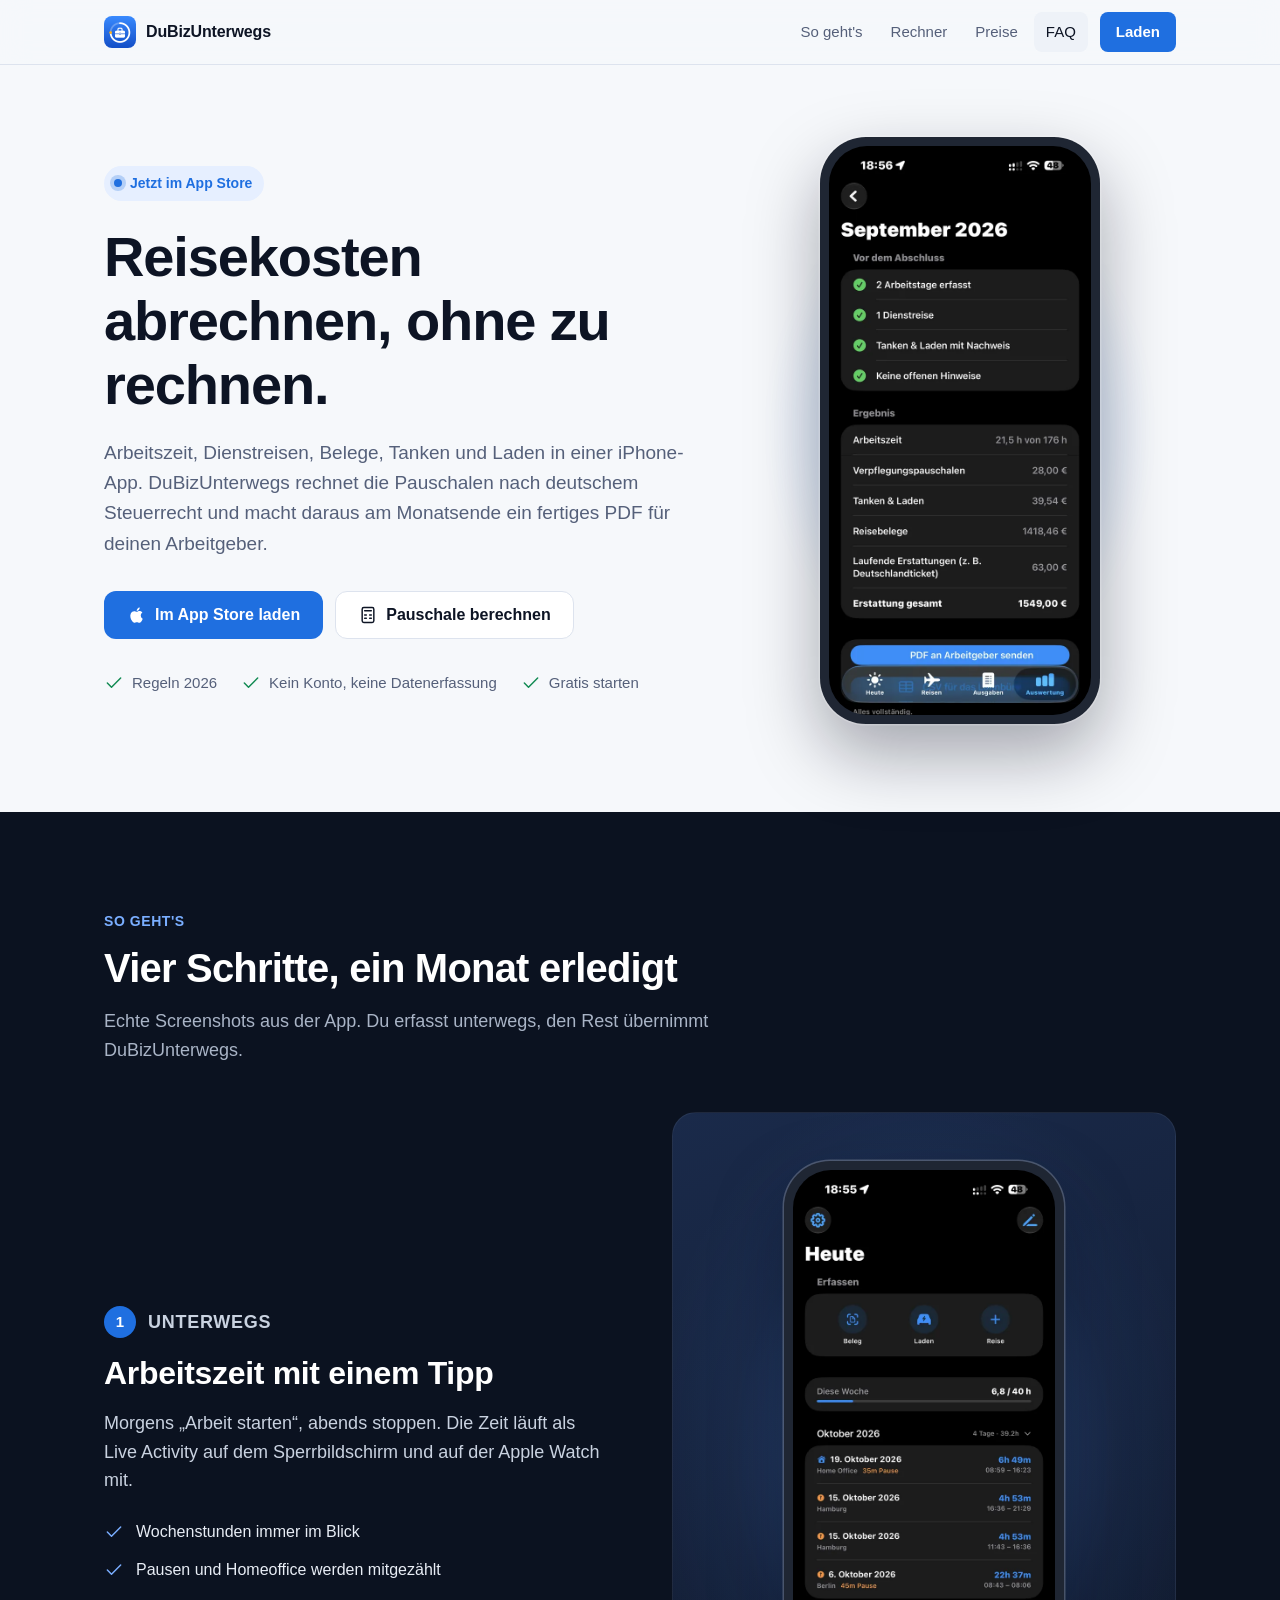
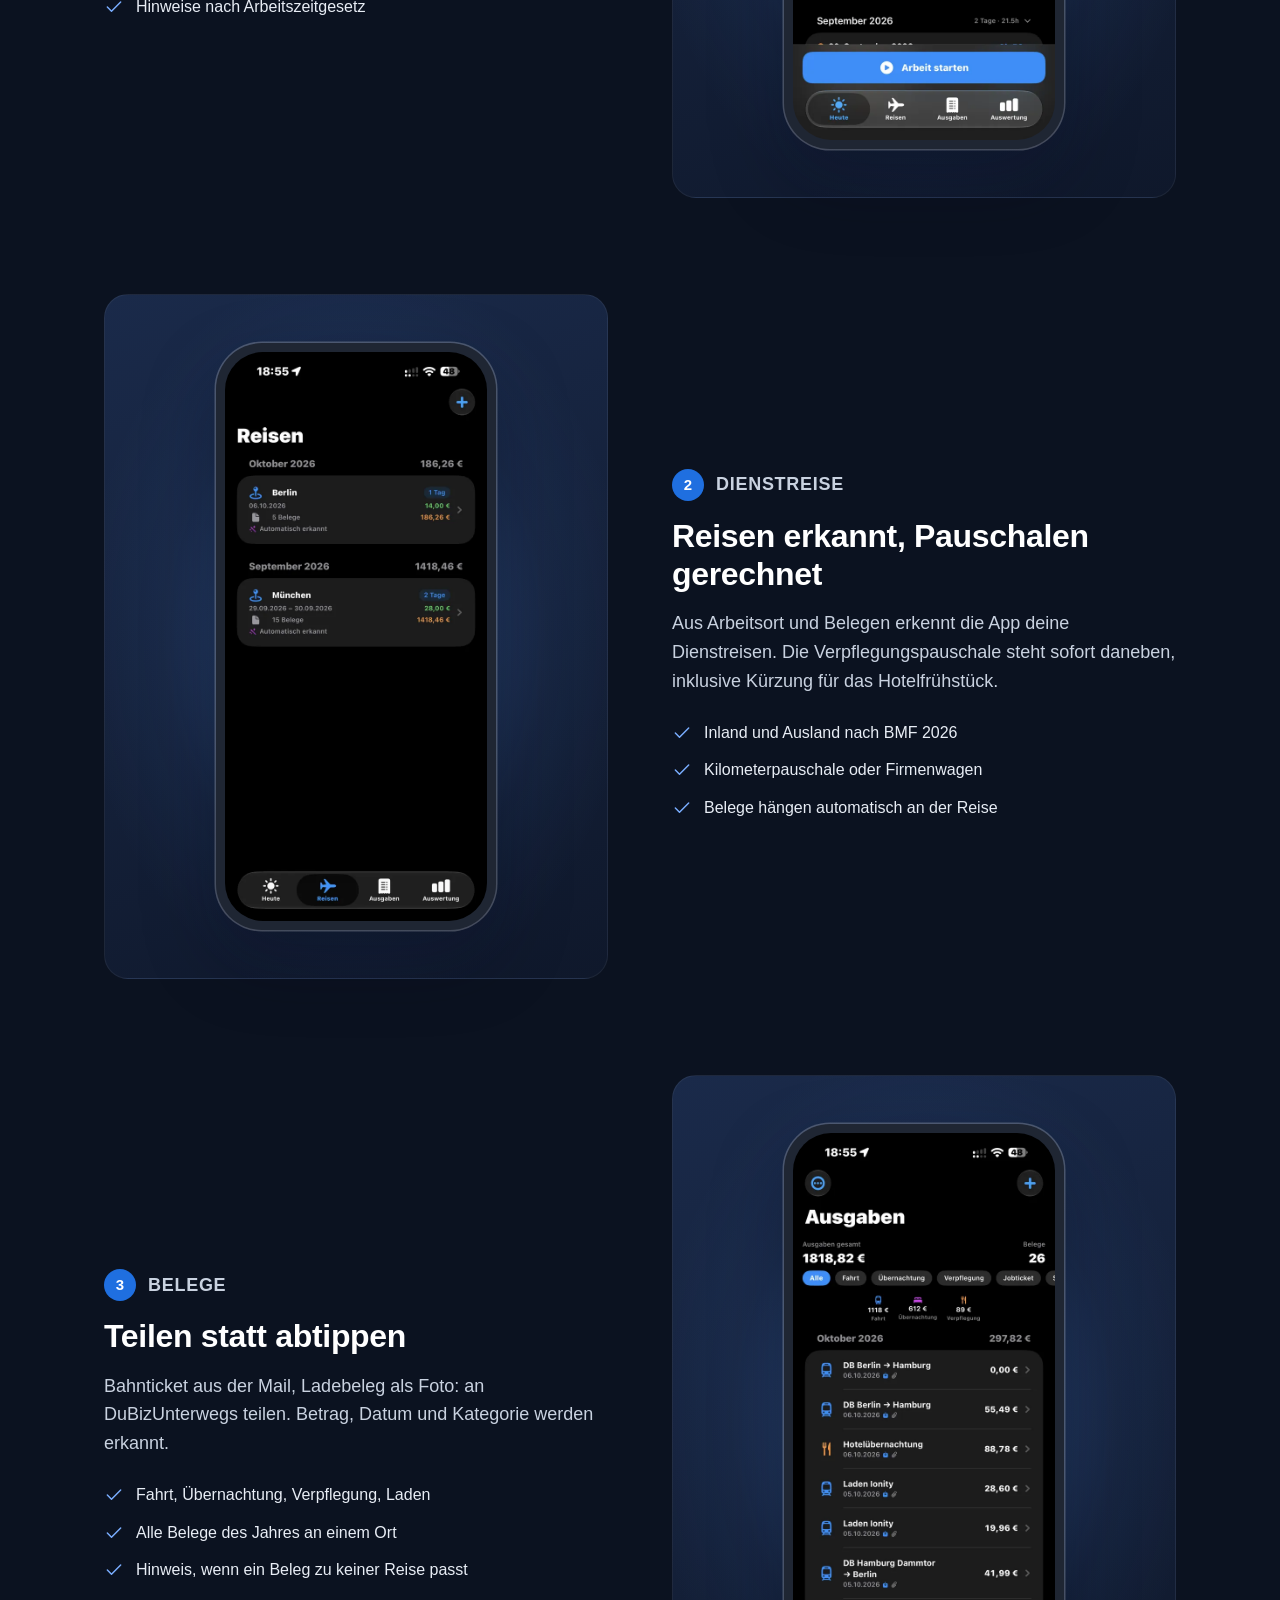
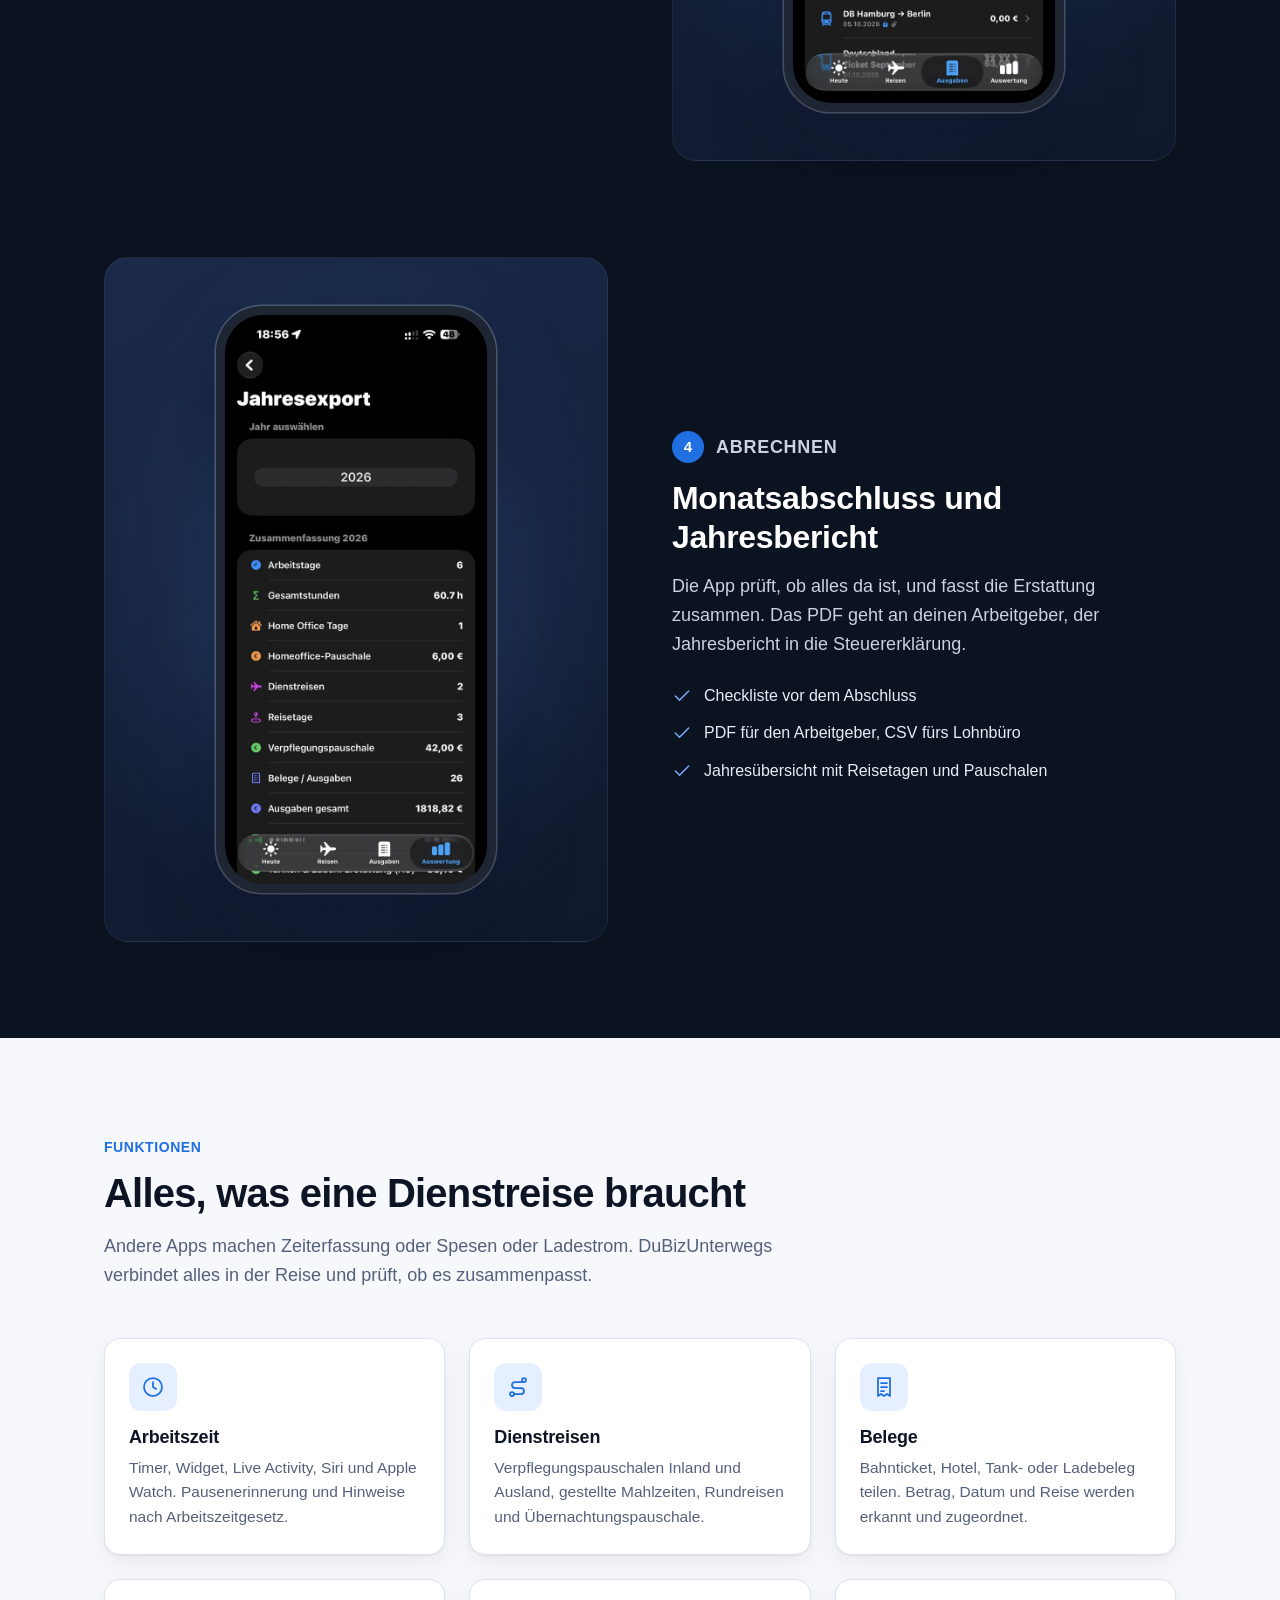
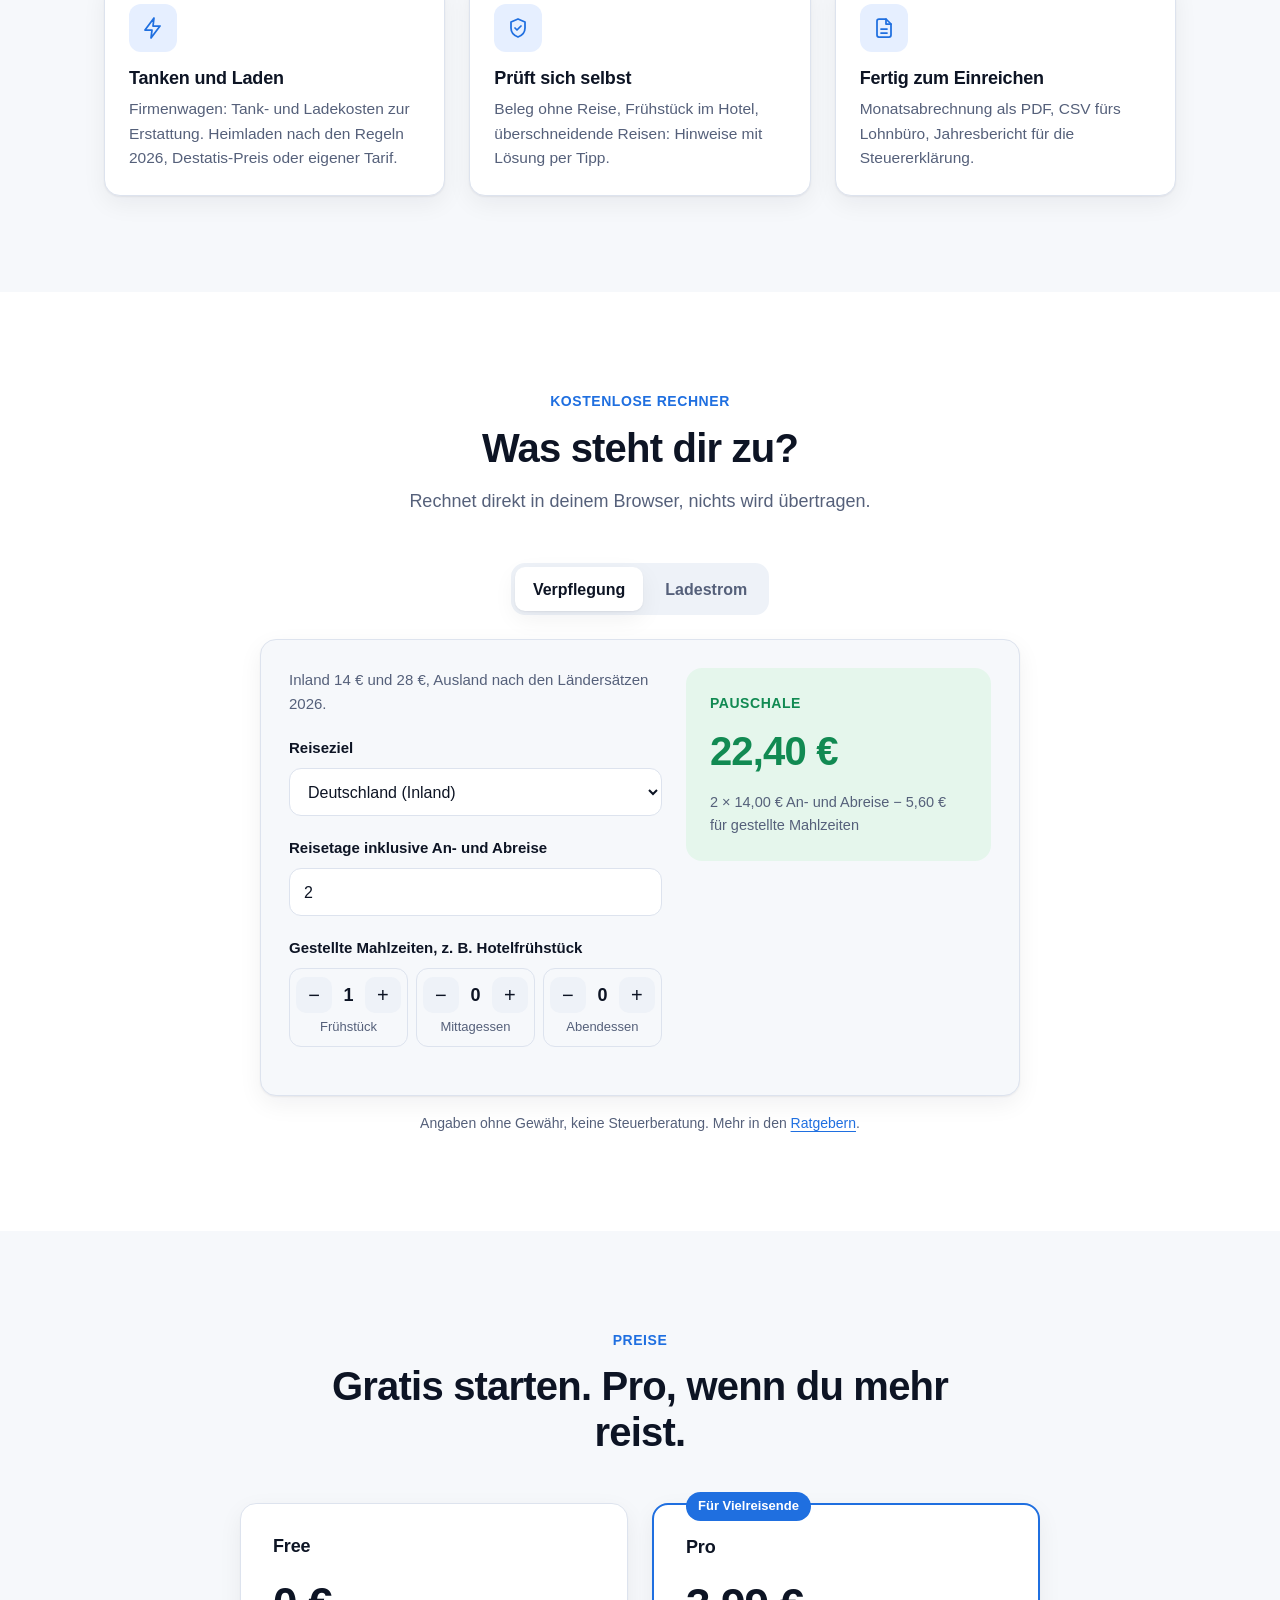
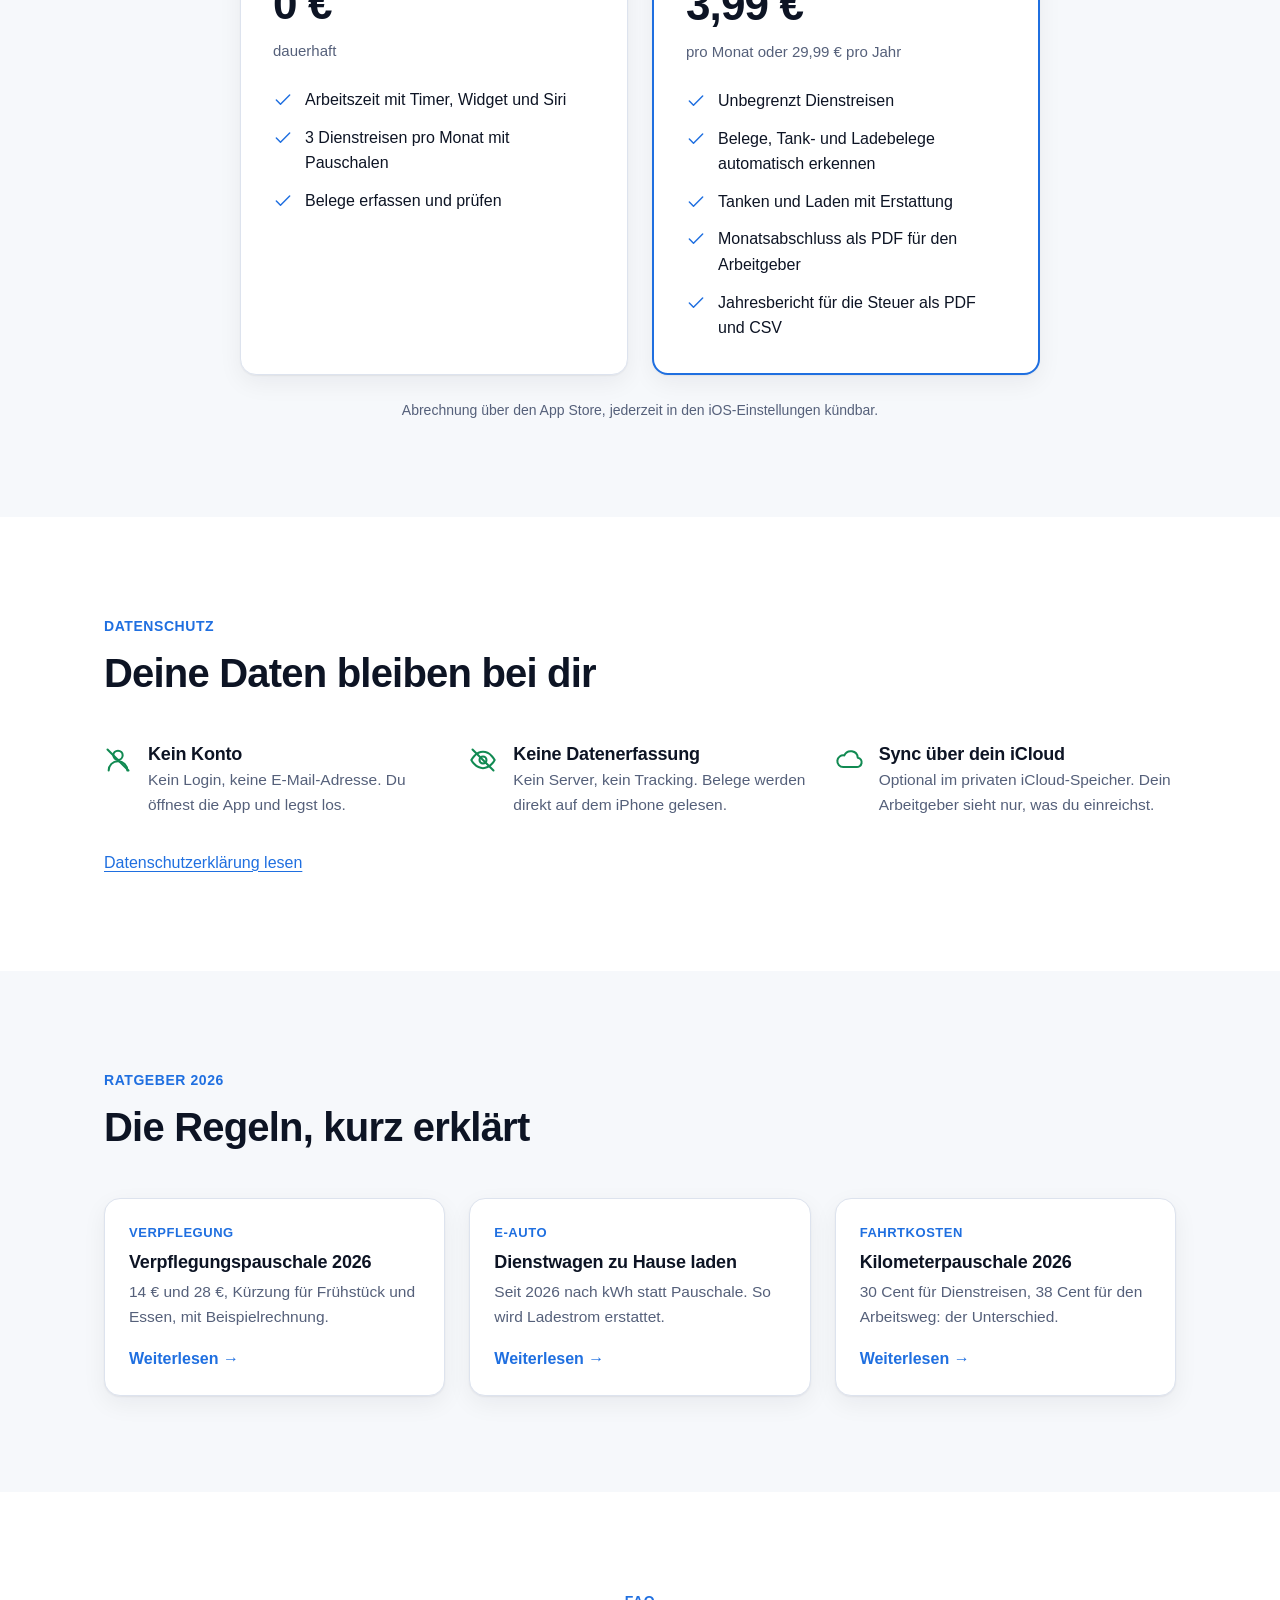
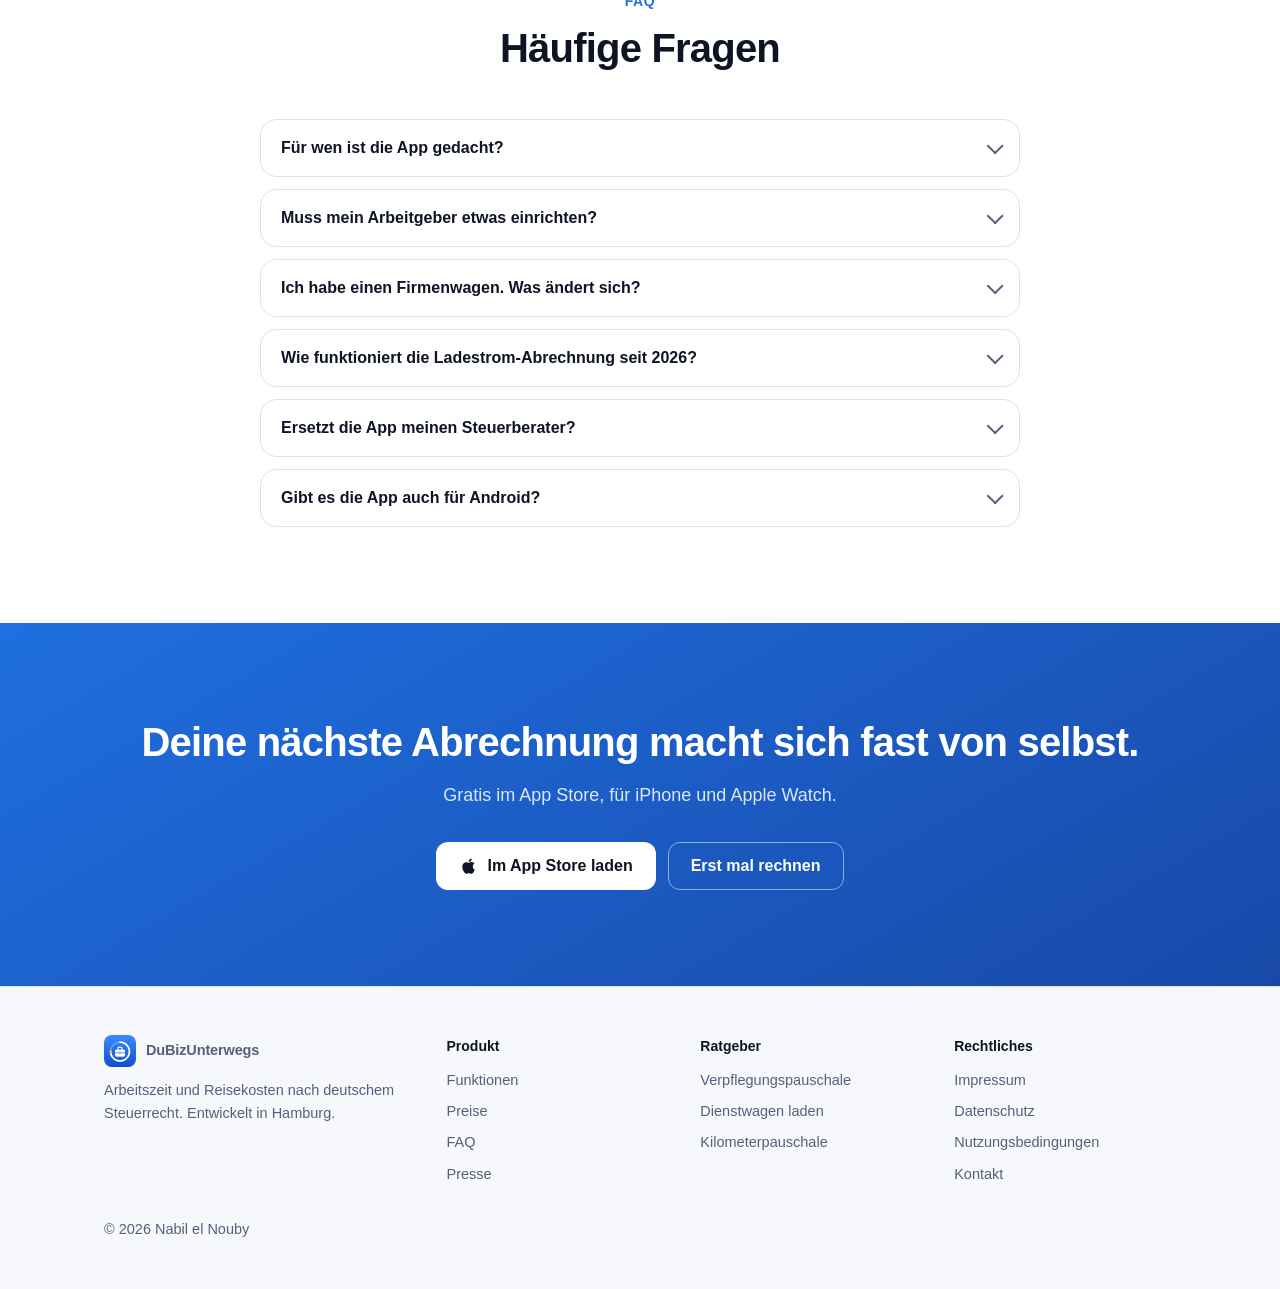
<file: index.html>
<!doctype html>
<html lang="de">
<head>
<meta charset="utf-8">
<meta name="viewport" content="width=device-width, initial-scale=1">
<title>DuBizUnterwegs – Reisekosten abrechnen, ohne zu rechnen</title>
<meta name="description" content="iPhone-App für Dienstreisen: Arbeitszeit, Belege, Kilometer, Tanken und Ladestrom nach deutschem Steuerrecht erfassen – fertig zum Einreichen.">
<meta property="og:title" content="DuBizUnterwegs – Zeit, Reise, Belege und Tanken in einem Rutsch">
<meta property="og:description" content="Arbeitszeit und Reisekosten nach deutschem Steuerrecht. Deine Daten bleiben auf deinem iPhone.">
<meta property="og:type" content="website">
<meta name="msvalidate.01" content="0D21B90125D79EEB693BC7772137F9A1" />
<meta name="msvalidate.01" content="B69A731A1645BF263B952A76B95F85D8">
<link rel="canonical" href="https://dubizunterwegs.de/">
<meta property="og:url" content="https://dubizunterwegs.de/">
<meta property="og:image" content="https://dubizunterwegs.de/img/og.png">
<meta name="twitter:image" content="https://dubizunterwegs.de/img/og.png">
<meta name="apple-itunes-app" content="app-id=6760576836">
<link rel="icon" type="image/png" href="img/icon.png">
<script type="application/ld+json">{"@context": "https://schema.org", "@type": "SoftwareApplication", "name": "DuBizUnterwegs: Reisekosten", "alternateName": "DuBizUnterwegs", "operatingSystem": "iOS, watchOS", "applicationCategory": "BusinessApplication", "inLanguage": "de", "description": "Arbeitszeit, Dienstreisen, Belege, Kilometer, Tank- und Ladevorgänge erfassen und Pauschalen nach deutschem Steuerrecht berechnen. Monats-PDF für den Arbeitgeber.", "url": "https://dubizunterwegs.de/", "downloadUrl": "https://apps.apple.com/de/app/dubizunterwegs-reisekosten/id6760576836", "image": "https://dubizunterwegs.de/img/icon.png", "featureList": ["Arbeitszeiterfassung mit Live Activity, Widgets und Apple Watch", "Verpflegungspauschalen 2026 inkl. Kürzung für Mahlzeiten und Auslandssätze", "Eigene Verpflegungssätze des Arbeitgebers mit absetzbarer Differenz", "Kilometerpauschale 0,30 € für Dienstreisen", "Ladestrom für Firmenwagen und E-Auto nach kWh", "Belege automatisch der Dienstreise zuordnen", "Monats-PDF für den Arbeitgeber und Jahresbericht für die Steuererklärung"], "softwareRequirements": "iOS 17 oder neuer", "countriesSupported": "DE, AT, CH", "author": {"@type": "Person", "name": "Nabil el Nouby"}, "offers": [{"@type": "Offer", "price": "0", "priceCurrency": "EUR", "name": "Free"}, {"@type": "Offer", "price": "3.99", "priceCurrency": "EUR", "name": "Pro monatlich"}, {"@type": "Offer", "price": "29.99", "priceCurrency": "EUR", "name": "Pro jährlich"}]}</script>
<meta property="og:site_name" content="DuBizUnterwegs">
<meta property="og:locale" content="de_DE">
<meta name="twitter:card" content="summary_large_image">
<meta name="theme-color" content="#0b1220">
<link rel="apple-touch-icon" href="img/icon.png">
<link rel="stylesheet" href="style.css">
</head>
<body>
<svg width="0" height="0" style="position:absolute" aria-hidden="true">
  <symbol id="i-check" viewBox="0 0 24 24"><path d="M20 6 9 17l-5-5"/></symbol>
  <symbol id="i-clock" viewBox="0 0 24 24"><circle cx="12" cy="12" r="9"/><path d="M12 7v5l3 2"/></symbol>
  <symbol id="i-route" viewBox="0 0 24 24"><circle cx="6" cy="19" r="2"/><circle cx="18" cy="5" r="2"/><path d="M8 19h7a3 3 0 0 0 0-6H9a3 3 0 0 1 0-6h7"/></symbol>
  <symbol id="i-receipt" viewBox="0 0 24 24"><path d="M6 3h12v18l-3-2-3 2-3-2-3 2z"/><path d="M9 8h6M9 12h6M9 16h3"/></symbol>
  <symbol id="i-bolt" viewBox="0 0 24 24"><path d="M13 2 4 14h7l-1 8 9-12h-7z"/></symbol>
  <symbol id="i-shield" viewBox="0 0 24 24"><path d="M12 3 5 6v6c0 4.5 3 7.5 7 9 4-1.5 7-4.5 7-9V6z"/><path d="m9 12 2 2 4-4"/></symbol>
  <symbol id="i-doc" viewBox="0 0 24 24"><path d="M14 3H7a2 2 0 0 0-2 2v14a2 2 0 0 0 2 2h10a2 2 0 0 0 2-2V8z"/><path d="M14 3v5h5M9 13h6M9 17h6"/></symbol>
  <symbol id="i-user" viewBox="0 0 24 24"><circle cx="12" cy="8" r="4"/><path d="M4 21a8 8 0 0 1 16 0"/><path d="M3 3l18 18"/></symbol>
  <symbol id="i-cloud" viewBox="0 0 24 24"><path d="M7 18a5 5 0 1 1 1-9.9A6 6 0 0 1 19.5 10 4 4 0 0 1 18 18z"/></symbol>
  <symbol id="i-eye" viewBox="0 0 24 24"><path d="M2 12s3.5-7 10-7 10 7 10 7-3.5 7-10 7S2 12 2 12z"/><circle cx="12" cy="12" r="3"/><path d="M3 3l18 18"/></symbol>
  <symbol id="i-cal" viewBox="0 0 24 24"><rect x="3" y="5" width="18" height="16" rx="2"/><path d="M3 10h18M8 3v4M16 3v4"/></symbol>
  <symbol id="i-apple" viewBox="0 0 24 24"><path d="M16.5 12.6c0-2.3 1.9-3.4 2-3.5-1.1-1.6-2.8-1.8-3.4-1.8-1.4-.1-2.8.9-3.5.9s-1.8-.8-3-.8C7 7.4 5.5 8.3 4.7 9.8c-1.6 2.8-.4 7 1.2 9.2.8 1.1 1.7 2.3 2.9 2.3 1.1 0 1.6-.7 3-.7s1.8.7 3 .7c1.2 0 2-1.1 2.8-2.2.9-1.3 1.2-2.5 1.2-2.6 0 0-2.3-.9-2.3-3.9zM14.3 5.8c.6-.8 1.1-1.8.9-2.8-.9 0-2 .6-2.6 1.4-.6.7-1.1 1.7-.9 2.7 1 .1 2-.5 2.6-1.3z" fill="currentColor" stroke="none"/></symbol>
  <symbol id="i-calc" viewBox="0 0 24 24"><rect x="5" y="3" width="14" height="18" rx="2"/><path d="M8 7h8M8 12h2M14 12h2M8 16h2M14 16h2"/></symbol>
</svg>
<a class="skip" href="#main">Zum Inhalt springen</a>

<header class="site">
  <div class="wrap">
    <a class="brand" href="/"><img src="img/icon.png" width="32" height="32" alt=""> DuBizUnterwegs</a>
    <nav class="main" aria-label="Hauptnavigation">
      <a href="#ablauf">So geht's</a>
      <a href="#rechner">Rechner</a>
      <a href="#preise">Preise</a>
      <a href="#faq">FAQ</a>
      <a class="cta" href="https://apps.apple.com/de/app/dubizunterwegs-reisekosten/id6760576836" data-store="Laden" >Laden</a>
    </nav>
  </div>
</header>

<main id="main">
<section class="hero">
  <div class="wrap">
    <div>
      <p class="status" data-status><span class="dot" aria-hidden="true"></span><span data-status-text>Jetzt im App Store</span></p>
      <h1>Reisekosten abrechnen, ohne zu rechnen.</h1>
      <p class="lead">Arbeitszeit, Dienstreisen, Belege, Tanken und Laden in einer iPhone-App. DuBizUnterwegs rechnet die Pauschalen nach deutschem Steuerrecht und macht daraus am Monatsende ein fertiges PDF für deinen Arbeitgeber.</p>
      <div class="actions">
        <a class="btn" href="https://apps.apple.com/de/app/dubizunterwegs-reisekosten/id6760576836" data-store="Im App Store laden"><svg class="icon" aria-hidden="true"><use href="#i-apple"/></svg><span>Im App Store laden</span></a>
        <a class="btn secondary" href="#rechner"><svg class="icon" aria-hidden="true"><use href="#i-calc"/></svg>Pauschale berechnen</a>
      </div>
      <ul class="trust">
        <li><svg class="icon" aria-hidden="true"><use href="#i-check"/></svg>Regeln 2026</li>
        <li><svg class="icon" aria-hidden="true"><use href="#i-check"/></svg>Kein Konto, keine Datenerfassung</li>
        <li><svg class="icon" aria-hidden="true"><use href="#i-check"/></svg>Gratis starten</li>
      </ul>
    </div>
    <div class="hero-visual">
      <div class="phone"><img src="img/monatsabschluss.webp" width="600" height="1304" fetchpriority="high" alt="Monatsabschluss September 2026: Checkliste erfüllt, Erstattung gesamt 1.549,00 Euro, Button PDF an Arbeitgeber senden"></div>
    </div>
  </div>
</section>

<section id="ablauf" class="showcase">
  <div class="wrap">
    <div class="section-head">
      <p class="eyebrow">So geht's</p>
      <h2>Vier Schritte, ein Monat erledigt</h2>
      <p>Echte Screenshots aus der App. Du erfasst unterwegs, den Rest übernimmt DuBizUnterwegs.</p>
    </div>
    <div class="stories">
      <article class="story">
        <div class="story-text">
          <p class="step"><b>1</b>Unterwegs</p>
          <h3>Arbeitszeit mit einem Tipp</h3>
          <p>Morgens „Arbeit starten“, abends stoppen. Die Zeit läuft als Live Activity auf dem Sperrbildschirm und auf der Apple Watch mit.</p>
          <ul class="checks">
            <li><svg class="icon" aria-hidden="true"><use href="#i-check"/></svg>Wochenstunden immer im Blick</li>
            <li><svg class="icon" aria-hidden="true"><use href="#i-check"/></svg>Pausen und Homeoffice werden mitgezählt</li>
            <li><svg class="icon" aria-hidden="true"><use href="#i-check"/></svg>Hinweise nach Arbeitszeitgesetz</li>
          </ul>
        </div>
        <div class="story-media"><div class="phone"><img src="img/heute.webp" width="600" height="1304" loading="lazy" alt="Tab Heute mit Erfassen, Wochenstunden 6,8 von 40 und Arbeitszeiten im Oktober"></div></div>
      </article>
      <article class="story">
        <div class="story-text">
          <p class="step"><b>2</b>Dienstreise</p>
          <h3>Reisen erkannt, Pauschalen gerechnet</h3>
          <p>Aus Arbeitsort und Belegen erkennt die App deine Dienstreisen. Die Verpflegungspauschale steht sofort daneben, inklusive Kürzung für das Hotelfrühstück.</p>
          <ul class="checks">
            <li><svg class="icon" aria-hidden="true"><use href="#i-check"/></svg>Inland und Ausland nach BMF 2026</li>
            <li><svg class="icon" aria-hidden="true"><use href="#i-check"/></svg>Kilometerpauschale oder Firmenwagen</li>
            <li><svg class="icon" aria-hidden="true"><use href="#i-check"/></svg>Belege hängen automatisch an der Reise</li>
          </ul>
        </div>
        <div class="story-media"><div class="phone"><img src="img/reisen.webp" width="600" height="1304" loading="lazy" alt="Tab Reisen: Berlin mit 14 Euro und München mit 28 Euro Pauschale, Belege automatisch erkannt"></div></div>
      </article>
      <article class="story">
        <div class="story-text">
          <p class="step"><b>3</b>Belege</p>
          <h3>Teilen statt abtippen</h3>
          <p>Bahnticket aus der Mail, Ladebeleg als Foto: an DuBizUnterwegs teilen. Betrag, Datum und Kategorie werden erkannt.</p>
          <ul class="checks">
            <li><svg class="icon" aria-hidden="true"><use href="#i-check"/></svg>Fahrt, Übernachtung, Verpflegung, Laden</li>
            <li><svg class="icon" aria-hidden="true"><use href="#i-check"/></svg>Alle Belege des Jahres an einem Ort</li>
            <li><svg class="icon" aria-hidden="true"><use href="#i-check"/></svg>Hinweis, wenn ein Beleg zu keiner Reise passt</li>
          </ul>
        </div>
        <div class="story-media"><div class="phone"><img src="img/ausgaben.webp" width="600" height="1304" loading="lazy" alt="Tab Ausgaben mit Bahnfahrten, Hotel und Ladevorgängen im Oktober"></div></div>
      </article>
      <article class="story">
        <div class="story-text">
          <p class="step"><b>4</b>Abrechnen</p>
          <h3>Monatsabschluss und Jahresbericht</h3>
          <p>Die App prüft, ob alles da ist, und fasst die Erstattung zusammen. Das PDF geht an deinen Arbeitgeber, der Jahresbericht in die Steuererklärung.</p>
          <ul class="checks">
            <li><svg class="icon" aria-hidden="true"><use href="#i-check"/></svg>Checkliste vor dem Abschluss</li>
            <li><svg class="icon" aria-hidden="true"><use href="#i-check"/></svg>PDF für den Arbeitgeber, CSV fürs Lohnbüro</li>
            <li><svg class="icon" aria-hidden="true"><use href="#i-check"/></svg>Jahresübersicht mit Reisetagen und Pauschalen</li>
          </ul>
        </div>
        <div class="story-media"><div class="phone"><img src="img/jahresexport.webp" width="600" height="1304" loading="lazy" alt="Jahresexport 2026 mit Arbeitstagen, Dienstreisen, Verpflegungspauschale und Ausgaben"></div></div>
      </article>
    </div>
  </div>
</section>

<section id="funktionen">
  <div class="wrap">
    <div class="section-head">
      <p class="eyebrow">Funktionen</p>
      <h2>Alles, was eine Dienstreise braucht</h2>
      <p>Andere Apps machen Zeiterfassung oder Spesen oder Ladestrom. DuBizUnterwegs verbindet alles in der Reise und prüft, ob es zusammenpasst.</p>
    </div>
    <div class="grid">
      <div class="card feature"><div class="ic"><svg class="icon" aria-hidden="true"><use href="#i-clock"/></svg></div><h3>Arbeitszeit</h3><p>Timer, Widget, Live Activity, Siri und Apple Watch. Pausenerinnerung und Hinweise nach Arbeitszeitgesetz.</p></div>
      <div class="card feature"><div class="ic"><svg class="icon" aria-hidden="true"><use href="#i-route"/></svg></div><h3>Dienstreisen</h3><p>Verpflegungspauschalen Inland und Ausland, gestellte Mahlzeiten, Rundreisen und Übernachtungspauschale.</p></div>
      <div class="card feature"><div class="ic"><svg class="icon" aria-hidden="true"><use href="#i-receipt"/></svg></div><h3>Belege</h3><p>Bahnticket, Hotel, Tank- oder Ladebeleg teilen. Betrag, Datum und Reise werden erkannt und zugeordnet.</p></div>
      <div class="card feature"><div class="ic"><svg class="icon" aria-hidden="true"><use href="#i-bolt"/></svg></div><h3>Tanken und Laden</h3><p>Firmenwagen: Tank- und Ladekosten zur Erstattung. Heimladen nach den Regeln 2026, Destatis-Preis oder eigener Tarif.</p></div>
      <div class="card feature"><div class="ic"><svg class="icon" aria-hidden="true"><use href="#i-shield"/></svg></div><h3>Prüft sich selbst</h3><p>Beleg ohne Reise, Frühstück im Hotel, überschneidende Reisen: Hinweise mit Lösung per Tipp.</p></div>
      <div class="card feature"><div class="ic"><svg class="icon" aria-hidden="true"><use href="#i-doc"/></svg></div><h3>Fertig zum Einreichen</h3><p>Monatsabrechnung als PDF, CSV fürs Lohnbüro, Jahresbericht für die Steuererklärung.</p></div>
    </div>
  </div>
</section>

<section id="rechner" class="band">
  <div class="wrap">
    <div class="section-head center">
      <p class="eyebrow">Kostenlose Rechner</p>
      <h2>Was steht dir zu?</h2>
      <p>Rechnet direkt in deinem Browser, nichts wird übertragen.</p>
    </div>
    <div class="calc-shell">
      <div class="tabs" role="tablist" aria-label="Rechner auswählen">
        <button role="tab" id="tab-vp" aria-controls="verpflegung" aria-selected="true">Verpflegung</button>
        <button role="tab" id="tab-ls" aria-controls="ladestrom" aria-selected="false" tabindex="-1">Ladestrom</button>
      </div>

      <div class="card calc" id="verpflegung" role="tabpanel" aria-labelledby="tab-vp">
        <div>
          <p class="hint">Inland 14 € und 28 €, Ausland nach den Ländersätzen 2026.</p>
          <div class="field"><label for="land">Reiseziel</label><select id="land"></select></div>
          <div class="field"><label for="tage">Reisetage inklusive An- und Abreise</label><input id="tage" type="number" inputmode="numeric" min="1" max="60" step="1" value="2"></div>
          <div class="field" id="achtField"><label class="check"><input type="checkbox" id="acht" checked> Mehr als 8 Stunden unterwegs</label></div>
          <div class="field">
            <span class="label" id="meals-label">Gestellte Mahlzeiten, z. B. Hotelfrühstück</span>
            <div class="steppers" role="group" aria-labelledby="meals-label">
              <div class="stepper"><div class="row"><button type="button" data-step="fr" data-d="-1" aria-label="Frühstück weniger">−</button><output id="fr-o">1</output><button type="button" data-step="fr" data-d="1" aria-label="Frühstück mehr">+</button></div><small>Frühstück</small><input type="hidden" id="fr" value="1"></div>
              <div class="stepper"><div class="row"><button type="button" data-step="mi" data-d="-1" aria-label="Mittagessen weniger">−</button><output id="mi-o">0</output><button type="button" data-step="mi" data-d="1" aria-label="Mittagessen mehr">+</button></div><small>Mittagessen</small><input type="hidden" id="mi" value="0"></div>
              <div class="stepper"><div class="row"><button type="button" data-step="ab" data-d="-1" aria-label="Abendessen weniger">−</button><output id="ab-o">0</output><button type="button" data-step="ab" data-d="1" aria-label="Abendessen mehr">+</button></div><small>Abendessen</small><input type="hidden" id="ab" value="0"></div>
            </div>
          </div>
        </div>
        <div class="result" aria-live="polite">
          <div class="label">Pauschale</div>
          <div class="big" id="vpOut">22,40 €</div>
          <div class="breakdown" id="vpBreak"></div>
          <p class="warn" id="a1" hidden>EU-/EWR-Ausland oder Schweiz: A1-Bescheinigung vor Reiseantritt beantragen.</p>
        </div>
      </div>

      <div class="card calc" id="ladestrom" role="tabpanel" aria-labelledby="tab-ls" hidden>
        <div>
          <p class="hint">Seit 2026 keine Monatspauschale mehr: Erstattet werden die geladenen kWh, gemessen über Wallbox oder Fahrzeug.</p>
          <div class="field"><label for="kwh">Geladen im Monat (kWh)</label><input id="kwh" type="number" inputmode="decimal" min="0" step="0.1" value="250"></div>
          <div class="field">
            <span class="label">Strompreis</span>
            <div class="seg">
              <label><input type="radio" name="pmode" value="destatis" checked> Destatis 0,34 €</label>
              <label><input type="radio" name="pmode" value="tarif"> Eigener Tarif</label>
            </div>
          </div>
          <div class="field" id="tarifField" hidden><label for="tarif">Dein Arbeitspreis (€/kWh)</label><input id="tarif" type="number" inputmode="decimal" min="0" step="0.001" value="0.32"></div>
        </div>
        <div class="result" aria-live="polite">
          <div class="label">Erstattung</div>
          <div class="big" id="ladeOut">85,00 €</div>
          <div class="breakdown" id="ladeBreak">250 kWh × 0,34 €/kWh</div>
          <p class="warn" id="ladeWarn">Der Destatis-Preis gilt einheitlich für das ganze Kalenderjahr.</p>
        </div>
      </div>
      <p class="calc-note">Angaben ohne Gewähr, keine Steuerberatung. Mehr in den <a href="#ratgeber">Ratgebern</a>.</p>
    </div>
  </div>
</section>

<section id="preise">
  <div class="wrap">
    <div class="section-head center">
      <p class="eyebrow">Preise</p>
      <h2>Gratis starten. Pro, wenn du mehr reist.</h2>
    </div>
    <div class="pricing">
      <div class="card plan">
        <h3>Free</h3>
        <div class="price">0 €</div>
        <div class="per">dauerhaft</div>
        <ul class="checks">
          <li><svg class="icon" aria-hidden="true"><use href="#i-check"/></svg>Arbeitszeit mit Timer, Widget und Siri</li>
          <li><svg class="icon" aria-hidden="true"><use href="#i-check"/></svg>3 Dienstreisen pro Monat mit Pauschalen</li>
          <li><svg class="icon" aria-hidden="true"><use href="#i-check"/></svg>Belege erfassen und prüfen</li>
        </ul>
      </div>
      <div class="card plan pro">
        <span class="badge">Für Vielreisende</span>
        <h3>Pro</h3>
        <div class="price">3,99 €</div>
        <div class="per">pro Monat oder 29,99 € pro Jahr</div>
        <ul class="checks">
          <li><svg class="icon" aria-hidden="true"><use href="#i-check"/></svg>Unbegrenzt Dienstreisen</li>
          <li><svg class="icon" aria-hidden="true"><use href="#i-check"/></svg>Belege, Tank- und Ladebelege automatisch erkennen</li>
          <li><svg class="icon" aria-hidden="true"><use href="#i-check"/></svg>Tanken und Laden mit Erstattung</li>
          <li><svg class="icon" aria-hidden="true"><use href="#i-check"/></svg>Monatsabschluss als PDF für den Arbeitgeber</li>
          <li><svg class="icon" aria-hidden="true"><use href="#i-check"/></svg>Jahresbericht für die Steuer als PDF und CSV</li>
        </ul>
      </div>
    </div>
    <p class="price-note">Abrechnung über den App Store, jederzeit in den iOS-Einstellungen kündbar.</p>
  </div>
</section>

<section id="datenschutz-kurz" class="band">
  <div class="wrap">
    <div class="section-head">
      <p class="eyebrow">Datenschutz</p>
      <h2>Deine Daten bleiben bei dir</h2>
    </div>
    <div class="privacy">
      <div class="item"><svg class="icon" aria-hidden="true"><use href="#i-user"/></svg><div><h3>Kein Konto</h3><p>Kein Login, keine E-Mail-Adresse. Du öffnest die App und legst los.</p></div></div>
      <div class="item"><svg class="icon" aria-hidden="true"><use href="#i-eye"/></svg><div><h3>Keine Datenerfassung</h3><p>Kein Server, kein Tracking. Belege werden direkt auf dem iPhone gelesen.</p></div></div>
      <div class="item"><svg class="icon" aria-hidden="true"><use href="#i-cloud"/></svg><div><h3>Sync über dein iCloud</h3><p>Optional im privaten iCloud-Speicher. Dein Arbeitgeber sieht nur, was du einreichst.</p></div></div>
    </div>
    <p style="margin-top:32px"><a href="datenschutz.html">Datenschutzerklärung lesen</a></p>
  </div>
</section>

<section id="ratgeber">
  <div class="wrap">
    <div class="section-head">
      <p class="eyebrow">Ratgeber 2026</p>
      <h2>Die Regeln, kurz erklärt</h2>
    </div>
    <div class="guides">
      <a class="card guide" href="verpflegungspauschale-2026.html"><span class="tag">Verpflegung</span><h3>Verpflegungspauschale 2026</h3><p>14 € und 28 €, Kürzung für Frühstück und Essen, mit Beispielrechnung.</p><span class="more">Weiterlesen →</span></a>
      <a class="card guide" href="dienstwagen-laden-2026.html"><span class="tag">E-Auto</span><h3>Dienstwagen zu Hause laden</h3><p>Seit 2026 nach kWh statt Pauschale. So wird Ladestrom erstattet.</p><span class="more">Weiterlesen →</span></a>
      <a class="card guide" href="kilometerpauschale-2026.html"><span class="tag">Fahrtkosten</span><h3>Kilometerpauschale 2026</h3><p>30 Cent für Dienstreisen, 38 Cent für den Arbeitsweg: der Unterschied.</p><span class="more">Weiterlesen →</span></a>
    </div>
  </div>
</section>

<section id="faq" class="band">
  <div class="wrap">
    <div class="section-head center">
      <p class="eyebrow">FAQ</p>
      <h2>Häufige Fragen</h2>
    </div>
    <div class="faq">
      <details><summary>Für wen ist die App gedacht?</summary><p>Für Angestellte, die regelmäßig unterwegs sind: Außendienst, Vertrieb, technischer Service, Montage, Beratung, Gutachter. Auch Selbstständige nutzen sie für Reisekosten und Kilometer.</p></details>
      <details><summary>Muss mein Arbeitgeber etwas einrichten?</summary><p>Nein. Du nutzt die App für dich und reichst am Monatsende ein PDF oder eine CSV ein, so wie dein Arbeitgeber es braucht.</p></details>
      <details><summary>Ich habe einen Firmenwagen. Was ändert sich?</summary><p>Für Fahrten mit dem Firmenwagen gibt es keine Kilometerpauschale. Dafür erstattet der Arbeitgeber Tank- und Ladekosten, die du privat bezahlt hast. Die App rechnet das, sobald du dein Fahrzeug als Firmenwagen anlegst.</p></details>
      <details><summary>Wie funktioniert die Ladestrom-Abrechnung seit 2026?</summary><p>Die Monatspauschalen für das Laden zu Hause sind seit 1.1.2026 weggefallen. Erstattet werden die geladenen kWh, nachgewiesen über die Wallbox oder den Zähler im Fahrzeug. Als Preis gilt dein Tarif oder der Durchschnittspreis des Statistischen Bundesamts.</p></details>
      <details><summary>Ersetzt die App meinen Steuerberater?</summary><p>Nein. Die App rechnet nach den aktuellen Regeln, ersetzt aber keine Steuerberatung. Prüfe die Ergebnisse und beachte die Reisekostenrichtlinie deines Unternehmens.</p></details>
      <details><summary>Gibt es die App auch für Android?</summary><p>DuBizUnterwegs gibt es für iPhone und Apple Watch. Eine Android-Version gibt es noch nicht. Wenn du Interesse hast, <a href="mailto:noubyte@absan.de">schreib uns</a>.</p></details>
    </div>
  </div>
</section>

<section class="final">
  <div class="wrap">
    <h2>Deine nächste Abrechnung macht sich fast von selbst.</h2>
    <p data-final-text>Gratis im App Store, für iPhone und Apple Watch.</p>
    <div class="actions">
      <a class="btn" href="https://apps.apple.com/de/app/dubizunterwegs-reisekosten/id6760576836" data-store="Im App Store laden"><svg class="icon" aria-hidden="true"><use href="#i-apple"/></svg><span>Im App Store laden</span></a>
      <a class="btn secondary" href="#rechner">Erst mal rechnen</a>
    </div>
  </div>
</section>
</main>

<footer class="site">
  <div class="wrap footer-cols">
    <div class="about">
      <a class="brand" href="/"><img src="img/icon.png" width="32" height="32" alt=""> DuBizUnterwegs</a>
      <p>Arbeitszeit und Reisekosten nach deutschem Steuerrecht. Entwickelt in Hamburg.</p>
    </div>
    <div><h4>Produkt</h4><ul><li><a href="#funktionen">Funktionen</a></li><li><a href="#preise">Preise</a></li><li><a href="#faq">FAQ</a></li><li><a href="presse.html">Presse</a></li></ul></div>
    <div><h4>Ratgeber</h4><ul><li><a href="verpflegungspauschale-2026.html">Verpflegungspauschale</a></li><li><a href="dienstwagen-laden-2026.html">Dienstwagen laden</a></li><li><a href="kilometerpauschale-2026.html">Kilometerpauschale</a></li></ul></div>
    <div><h4>Rechtliches</h4><ul><li><a href="impressum.html">Impressum</a></li><li><a href="datenschutz.html">Datenschutz</a></li><li><a href="nutzungsbedingungen.html">Nutzungsbedingungen</a></li><li><a href="mailto:noubyte@absan.de">Kontakt</a></li></ul></div>
  </div>
  <div class="wrap" style="margin-top:32px"><span class="copy">© 2026 Nabil el Nouby</span></div>
</footer>

<script>
var RATES = [["Deutschland (Inland)",28,14],["Ägypten",50,33],["Äthiopien",44,29],["Äquatorialguinea",42,28],["Albanien",33,22],["Algerien",47,32],["Andorra",45,30],["Angola",40,27],["Argentinien",42,28],["Armenien",29,20],["Aserbaidschan",44,29],["Australien – Canberra",74,49],["Australien – Sydney",57,38],["Australien – im Übrigen",57,38],["Bahrain",48,32],["Bangladesch",46,31],["Barbados",54,36],["Belgien",59,40],["Benin",40,27],["Bhutan",27,18],["Bolivien",46,31],["Bosnien und Herzegowina",32,21],["Botsuana",40,27],["Brasilien – Brasilia",51,34],["Brasilien – Rio de Janeiro",69,46],["Brasilien – Sao Paulo",46,31],["Brasilien – im Übrigen",46,31],["Brunei",45,30],["Bulgarien",38,25],["Burkina Faso",39,26],["Burundi",58,39],["Chile",44,29],["China – Hongkong",83,56],["China – Peking",57,38],["China – Shanghai",48,32],["China – im Übrigen",48,32],["Costa Rica",60,40],["Côte d'Ivoire",60,40],["Dänemark",75,50],["Dominikanische Republik",50,33],["Dschibuti",77,52],["Ecuador",27,18],["El Salvador",65,44],["Eritrea",46,31],["Estland",39,26],["Fidschi",32,21],["Finnland",54,36],["Frankreich – Paris (inkl. Dep. 77, 78, 91–95)",58,39],["Frankreich – im Übrigen",53,36],["Gabun",64,43],["Gambia",40,27],["Georgien",45,30],["Ghana",46,31],["Griechenland – Athen",40,27],["Griechenland – im Übrigen",36,24],["Guatemala",46,31],["Guinea",59,40],["Guinea-Bissau",32,21],["Honduras",57,38],["Indien – Bangalore",42,28],["Indien – Chennai",22,15],["Indien – Kalkutta",32,21],["Indien – Mumbai",53,36],["Indien – Neu Delhi",46,31],["Indien – im Übrigen",22,15],["Indonesien",45,30],["Iran",33,22],["Irland",64,43],["Island",62,41],["Israel",59,40],["Italien – Mailand",42,28],["Italien – Rom",48,32],["Italien – im Übrigen",42,28],["Jamaika",39,26],["Japan – Tokio",50,33],["Japan – Osaka",33,22],["Japan – im Übrigen",33,22],["Jordanien",57,38],["Kambodscha",42,28],["Kamerun",56,37],["Kanada – Ottawa",62,41],["Kanada – Toronto",54,36],["Kanada – Vancouver",63,42],["Kanada – im Übrigen",54,36],["Kap Verde",38,25],["Kasachstan",33,22],["Katar",81,54],["Kenia",48,32],["Kirgisistan",35,24],["Kolumbien",34,23],["Kongo, Republik",53,36],["Kongo, Demokratische Republik",65,44],["Korea, Republik",39,26],["Kosovo",24,16],["Kroatien",46,31],["Kuba",51,34],["Kuwait",63,42],["Laos",35,24],["Lesotho",28,19],["Lettland",46,31],["Libanon",69,46],["Liberia",65,44],["Liechtenstein",57,38],["Litauen",48,32],["Luxemburg",63,42],["Madagaskar",33,22],["Malawi",41,28],["Malaysia",36,24],["Malediven",70,47],["Mali",42,28],["Malta",59,40],["Marokko",41,28],["Marshallinseln",45,30],["Mauretanien",35,24],["Mauritius",44,29],["Mexiko",40,27],["Moldau",26,17],["Monaco",52,35],["Mongolei",23,16],["Montenegro",32,21],["Mosambik",51,34],["Myanmar",23,16],["Namibia",28,19],["Nepal",33,22],["Neuseeland",58,39],["Nicaragua",46,31],["Niederlande",58,39],["Niger",42,28],["Nigeria",52,35],["Nordmazedonien",27,18],["Norwegen",75,50],["Österreich",50,33],["Oman",64,43],["Pakistan",41,28],["Palau",51,34],["Panama",41,28],["Papua-Neuguinea",59,40],["Paraguay",39,26],["Peru",52,35],["Philippinen",41,28],["Polen – Breslau",34,23],["Polen – Warschau",40,27],["Polen – im Übrigen",34,23],["Portugal",32,21],["Ruanda",44,29],["Rumänien",38,25],["Russland – Moskau",30,20],["Russland – St. Petersburg",28,19],["Russland – im Übrigen",28,19],["Sambia",38,25],["Samoa",39,26],["San Marino",34,23],["São Tomé und Príncipe",36,24],["Saudi-Arabien – Djidda",57,38],["Saudi-Arabien – Riad",56,37],["Saudi-Arabien – im Übrigen",56,37],["Schweden",66,44],["Schweiz – Bern",82,55],["Schweiz – Genf",70,47],["Schweiz – im Übrigen",70,47],["Senegal",48,32],["Serbien",27,18],["Sierra Leone",57,38],["Simbabwe",63,42],["Singapur",71,48],["Slowakei",33,22],["Slowenien",38,25],["Spanien – Barcelona",34,23],["Spanien – Kanarische Inseln",36,24],["Spanien – Madrid",42,28],["Spanien – Palma de Mallorca",44,29],["Spanien – im Übrigen",34,23],["Sri Lanka",36,24],["Südafrika – Kapstadt",33,22],["Südafrika – Johannesburg",36,24],["Südafrika – im Übrigen",29,20],["Südsudan",51,34],["Tadschikistan",27,18],["Taiwan",51,34],["Tansania",44,29],["Thailand",36,24],["Togo",36,24],["Tonga",29,20],["Trinidad und Tobago",66,44],["Tschad",42,28],["Tschechien",32,21],["Türkei – Ankara",32,21],["Türkei – Izmir",44,29],["Türkei – im Übrigen",24,16],["Tunesien",40,27],["Turkmenistan",28,19],["Uganda",45,30],["Ukraine",33,22],["Ungarn",32,21],["Uruguay",40,27],["Usbekistan",32,21],["Vatikanstaat",48,32],["Venezuela",51,34],["Vereinigte Arabische Emirate",81,54],["USA – Atlanta",77,52],["USA – Boston",63,42],["USA – Chicago",65,44],["USA – Houston",62,41],["USA – Los Angeles",64,43],["USA – Miami",65,44],["USA – New York City",66,44],["USA – San Francisco",59,40],["USA – Washington, D.C.",66,44],["USA – im Übrigen",59,40],["Vereinigtes Königreich – London",66,44],["Vereinigtes Königreich – im Übrigen",52,35],["Vietnam",36,24],["Belarus",21,14],["Zentralafrikanische Republik",53,36],["Zypern",42,28]];
  var A1 = ["Belgien","Bulgarien","Dänemark","Estland","Finnland","Frankreich","Griechenland","Irland","Island","Italien","Kroatien","Lettland","Liechtenstein","Litauen","Luxemburg","Malta","Niederlande","Norwegen","Polen","Portugal","Rumänien","Schweden","Schweiz","Slowakei","Slowenien","Spanien","Tschechien","Ungarn","Zypern","Österreich"];
(function () {
  var $ = function (id) { return document.getElementById(id); };
  var LAUNCH = Date.parse('2026-10-31T07:00:00Z');
  var live = Date.now() >= LAUNCH;

  // App-Store-Links: vor dem Launch Erinnerung (.ics) statt toter Link
  document.querySelectorAll('a[data-store]').forEach(function (a) {
    var label = a.querySelector('span') || a;
    if (live) {
      label.textContent = a.getAttribute('data-store');
      var use = a.querySelector('use'); if (use) use.setAttribute('href', '#i-apple');
    } else if (a.hasAttribute('data-prelaunch')) {
      a.href = 'launch.ics'; a.setAttribute('download', 'DuBizUnterwegs-Launch.ics');
      a.title = 'Kalendereintrag für den 10. November 2026';
    } else {
      a.removeAttribute('href'); a.classList.add('soon'); a.setAttribute('aria-disabled', 'true');
    }
  });
  if (live) {
    document.querySelectorAll('[data-status]').forEach(function (e) { e.querySelector('[data-status-text]').textContent = 'Jetzt im App Store'; });
    document.querySelectorAll('[data-final-text]').forEach(function (e) { e.textContent = 'Gratis im App Store, für iPhone und Apple Watch.'; });
  }

  // Aktiver Navigationspunkt
  var links = [].slice.call(document.querySelectorAll('nav.main a[href^="#"]'));
  if ('IntersectionObserver' in window) {
    var io = new IntersectionObserver(function (es) {
      es.forEach(function (e) {
        if (!e.isIntersecting) return;
        links.forEach(function (l) { l.setAttribute('aria-current', l.getAttribute('href') === '#' + e.target.id ? 'true' : 'false'); });
      });
    }, { rootMargin: '-45% 0px -50% 0px' });
    links.forEach(function (l) { var s = document.querySelector(l.getAttribute('href')); if (s) io.observe(s); });
  }

  // Tabs (Pfeiltasten wie bei nativen Segmenten)
  var tabs = [].slice.call(document.querySelectorAll('[role=tab]'));
  function select(t) {
    tabs.forEach(function (x) {
      var on = x === t; x.setAttribute('aria-selected', on); x.tabIndex = on ? 0 : -1;
      $(x.getAttribute('aria-controls')).hidden = !on;
    });
  }
  tabs.forEach(function (t, i) {
    t.addEventListener('click', function () { select(t); });
    t.addEventListener('keydown', function (e) {
      if (e.key !== 'ArrowRight' && e.key !== 'ArrowLeft') return;
      var n = tabs[(i + (e.key === 'ArrowRight' ? 1 : tabs.length - 1)) % tabs.length]; select(n); n.focus();
    });
  });

  var eur = function (v) { return v.toLocaleString('de-DE', { style: 'currency', currency: 'EUR' }); };
  var num = function (el) { var v = parseFloat(String(el.value).replace(',', '.')); return isFinite(v) && v > 0 ? v : 0; };

  // Stepper für Mahlzeiten
  document.querySelectorAll('[data-step]').forEach(function (b) {
    b.addEventListener('click', function () {
      var id = b.getAttribute('data-step'), inp = $(id);
      var v = Math.max(0, Math.min(60, (parseInt(inp.value, 10) || 0) + parseInt(b.getAttribute('data-d'), 10)));
      inp.value = v; $(id + '-o').textContent = v; vp();
    });
  });

  // Ladestrom
  function lade() {
    var mode = document.querySelector('input[name=pmode]:checked').value;
    $('tarifField').hidden = mode !== 'tarif';
    var price = mode === 'tarif' ? num($('tarif')) : 0.34, kwh = num($('kwh'));
    $('ladeOut').textContent = eur(kwh * price);
    $('ladeBreak').textContent = kwh.toLocaleString('de-DE') + ' kWh × ' + price.toLocaleString('de-DE', { minimumFractionDigits: 2, maximumFractionDigits: 3 }) + ' €/kWh';
    $('ladeWarn').textContent = mode === 'tarif' ? 'Bei eigenem Tarif: Stromrechnung oder Vertrag als Nachweis bereithalten.' : 'Der Destatis-Preis gilt einheitlich für das ganze Kalenderjahr.';
  }
  ['kwh', 'tarif'].forEach(function (id) { $(id).addEventListener('input', lade); });
  document.querySelectorAll('input[name=pmode]').forEach(function (r) { r.addEventListener('change', lade); });
  lade();

  // Verpflegung
  var sel = $('land');
  RATES.forEach(function (r, i) { var o = document.createElement('option'); o.value = i; o.textContent = r[0] + (i === 0 ? '' : ' – ' + r[1] + ' € / ' + r[2] + ' €'); sel.appendChild(o); });
  function vp() {
    var r = RATES[sel.value], full = r[1], part = r[2];
    var days = Math.max(1, Math.round(num($('tage')) || 1)), base, txt;
    $('achtField').hidden = days !== 1;
    if (days === 1) { base = $('acht').checked ? part : 0; txt = $('acht').checked ? '1 Tag über 8 Stunden: ' + eur(part) : 'Bis 8 Stunden gibt es keine Pauschale'; }
    else { base = 2 * part + (days - 2) * full; txt = '2 × ' + eur(part) + ' An- und Abreise' + (days > 2 ? ' + ' + (days - 2) + ' × ' + eur(full) : ''); }
    var cut = num($('fr')) * full * 0.2 + (num($('mi')) + num($('ab'))) * full * 0.4;
    if (cut > 0) txt += ' − ' + eur(cut) + ' für gestellte Mahlzeiten';
    $('vpOut').textContent = eur(Math.max(0, Math.round((base - cut) * 100) / 100));
    $('vpBreak').textContent = txt;
    $('a1').hidden = A1.indexOf(r[0].split(' – ')[0]) < 0;
  }
  $('tage').addEventListener('input', vp); sel.addEventListener('change', vp); $('acht').addEventListener('change', vp);
  vp();
})();
</script>
</body>
</html>
</file>
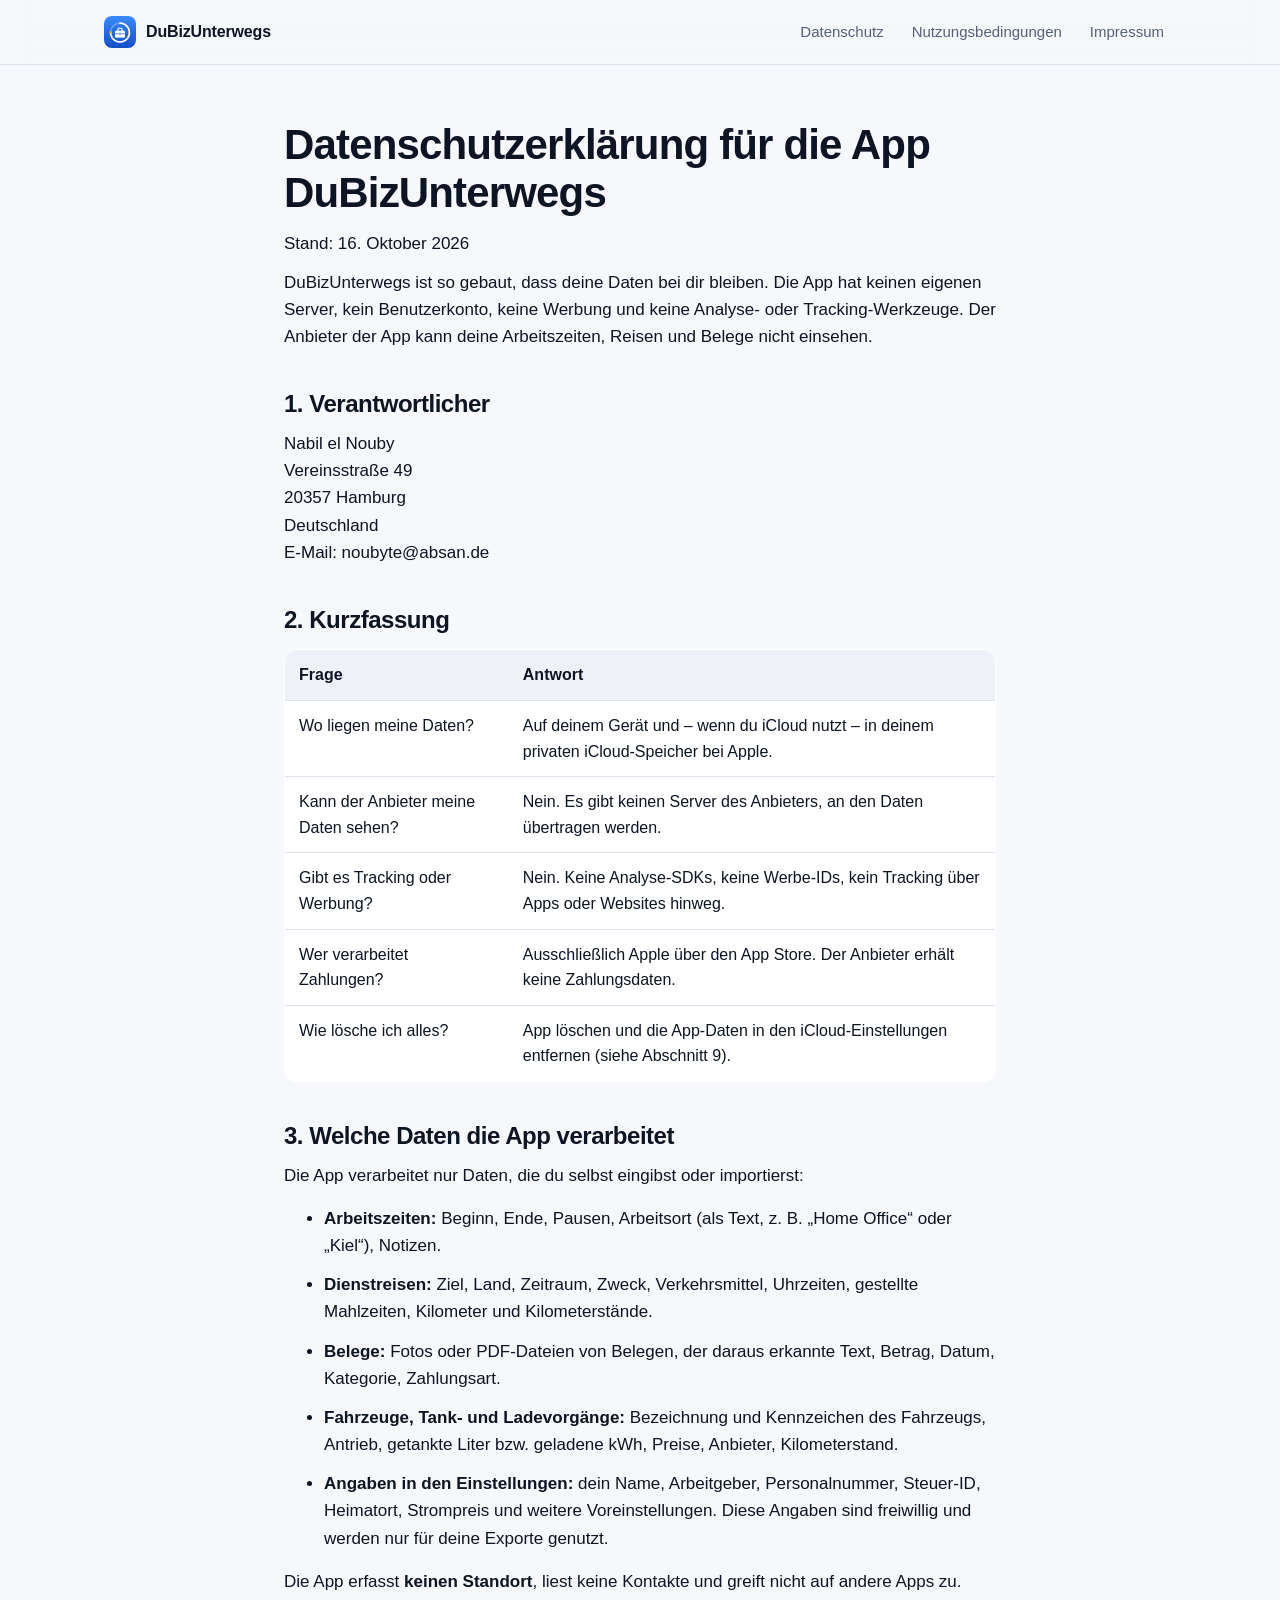
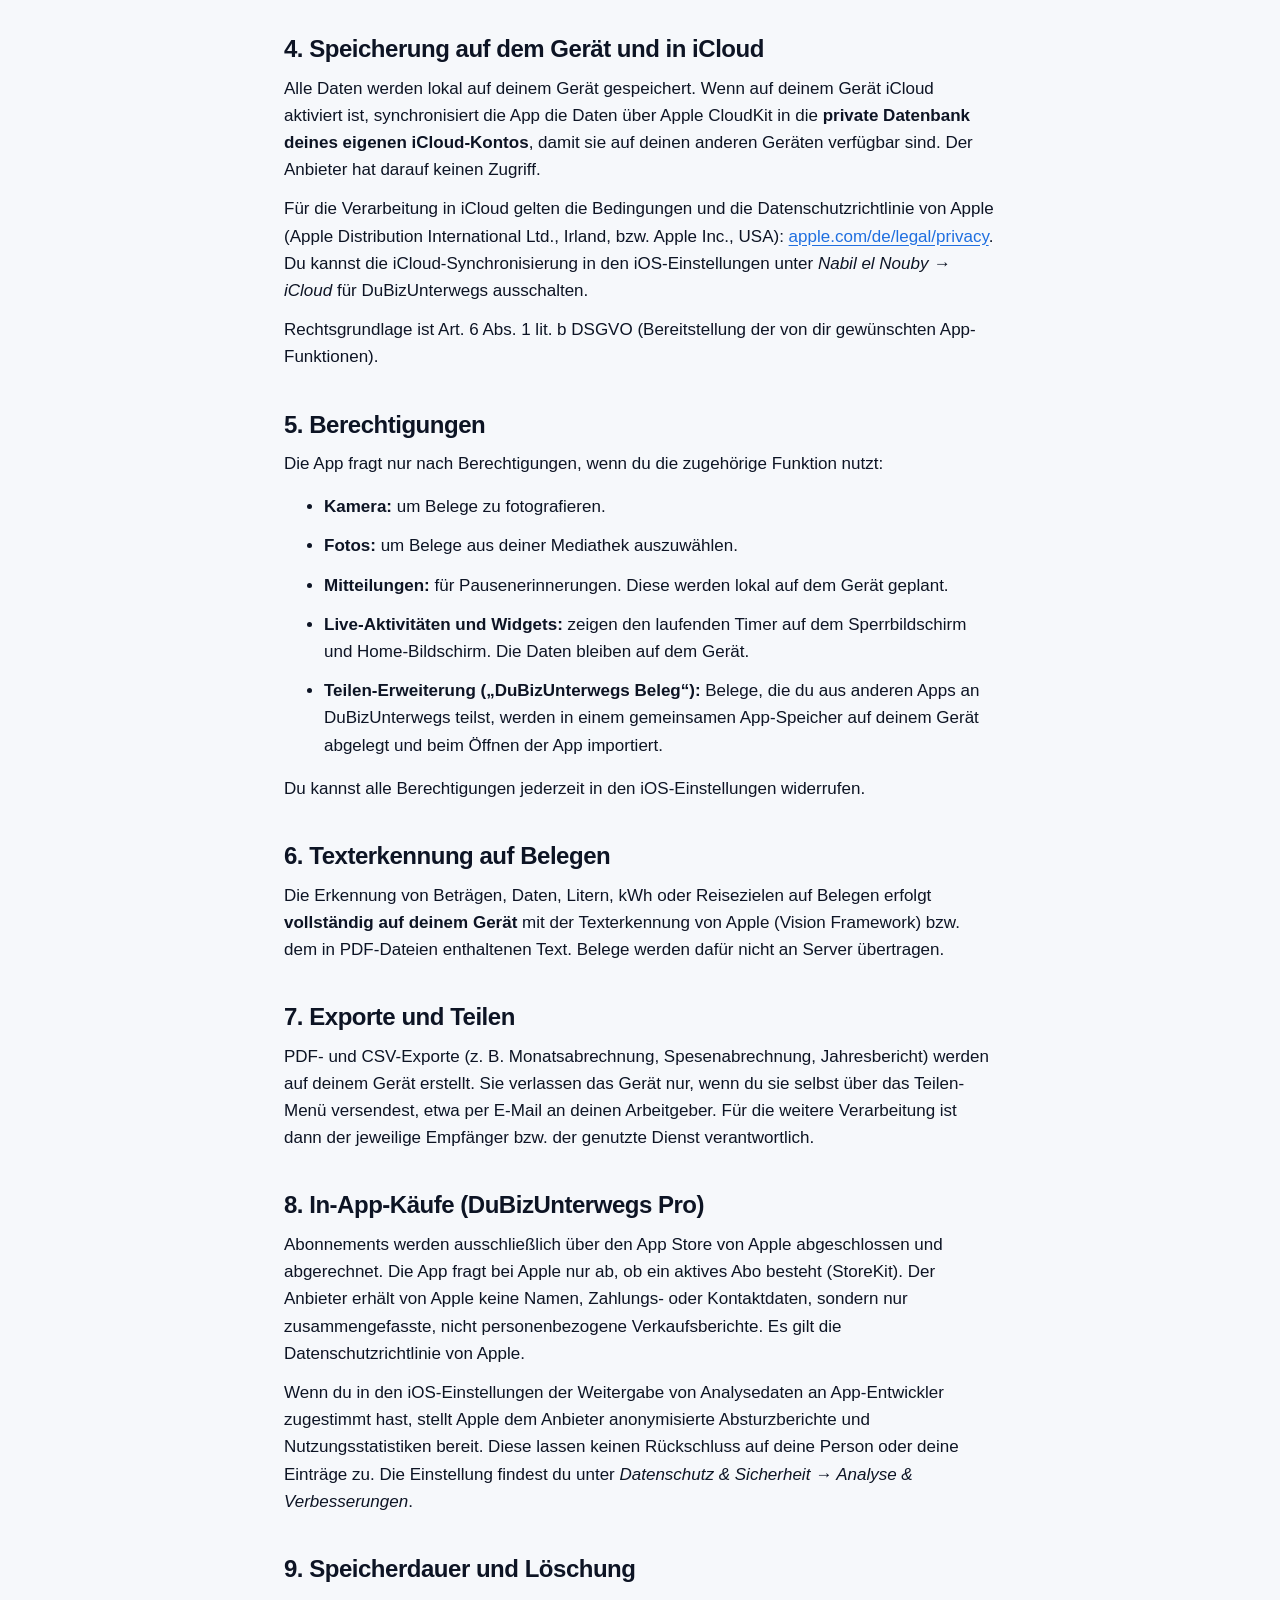
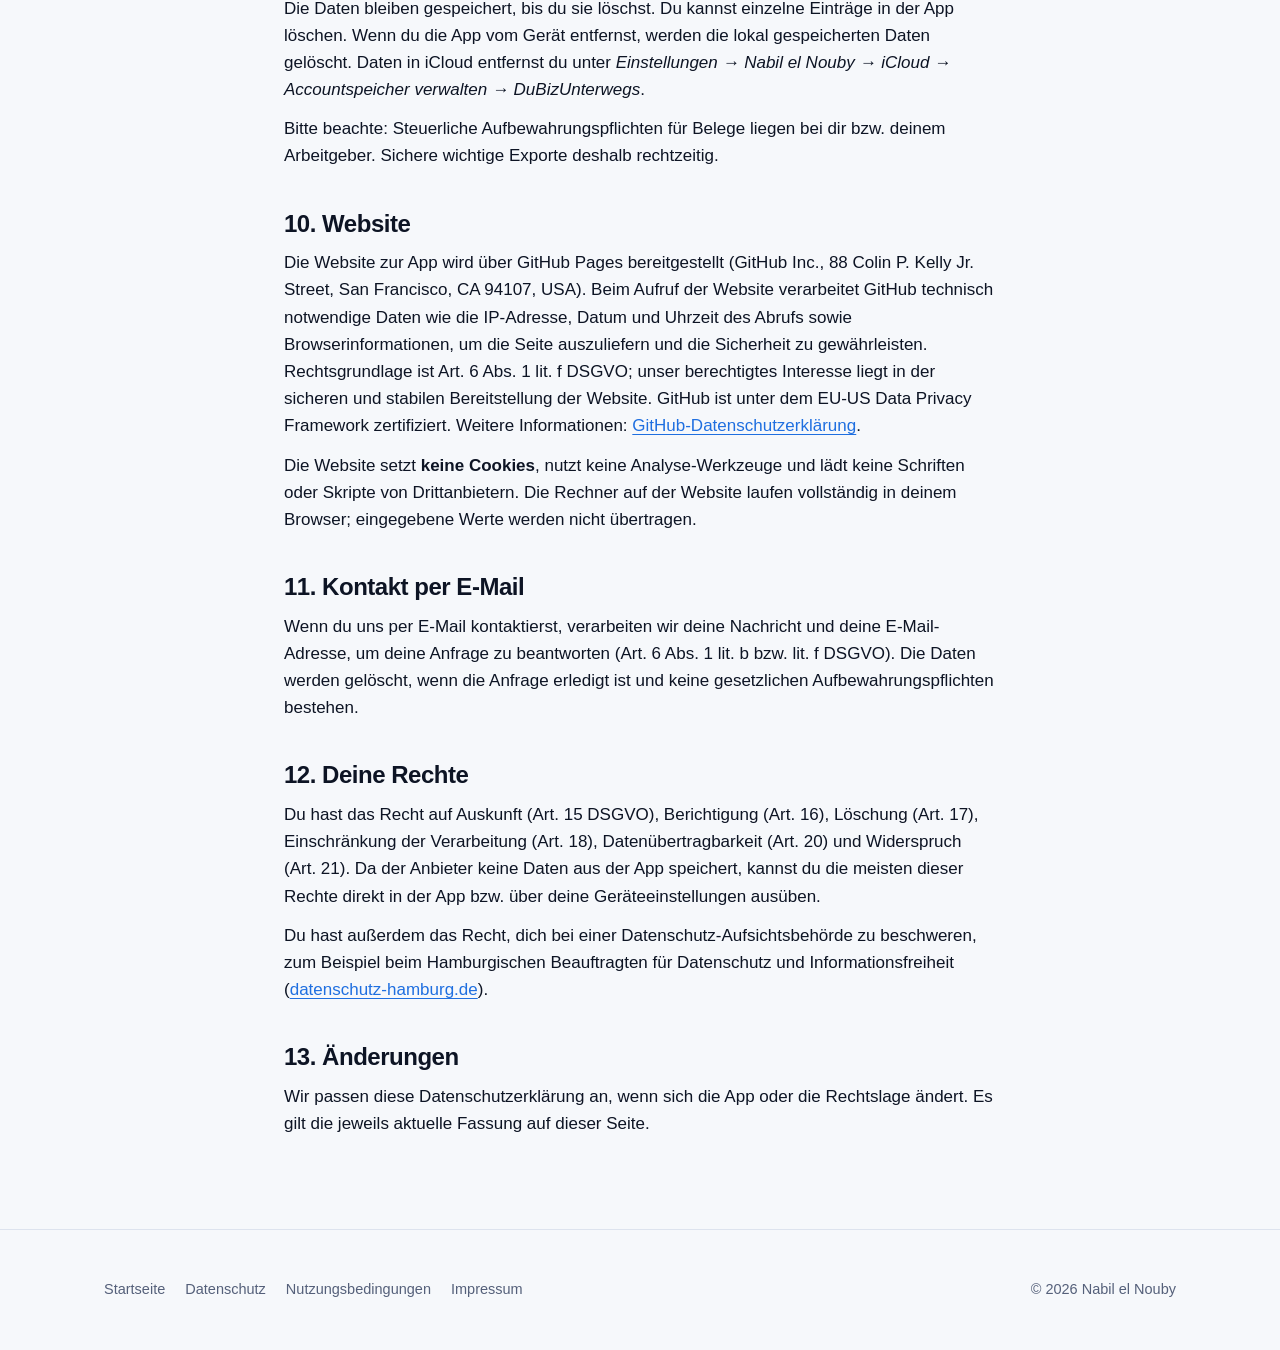
<file: datenschutz.html>
<!doctype html>
<html lang="de">
<head>
<meta charset="utf-8">
<meta name="viewport" content="width=device-width, initial-scale=1">
<title>Datenschutzerklärung – DuBizUnterwegs</title>
<meta name="robots" content="noindex">
<meta property="og:site_name" content="DuBizUnterwegs">
<meta property="og:locale" content="de_DE">
<meta name="twitter:card" content="summary_large_image">
<meta name="theme-color" content="#0b1220">
<link rel="icon" href="img/icon.png">
<link rel="apple-touch-icon" href="img/icon.png">
<link rel="canonical" href="https://dubizunterwegs.de/datenschutz.html">
<link rel="stylesheet" href="style.css">
</head>
<body>
<header class="site"><div class="wrap"><a class="brand" href="/"><img src="img/icon.png" width="32" height="32" alt=""> DuBizUnterwegs</a>
<nav class="main"><a href="datenschutz.html">Datenschutz</a><a href="nutzungsbedingungen.html">Nutzungsbedingungen</a><a href="impressum.html">Impressum</a></nav></div></header>
<main class="legal">
<h1>Datenschutzerklärung für die App DuBizUnterwegs</h1>
<p>Stand: 16. Oktober 2026</p>
<p>DuBizUnterwegs ist so gebaut, dass deine Daten bei dir bleiben. Die App hat keinen eigenen Server, kein Benutzerkonto, keine Werbung und keine Analyse- oder Tracking-Werkzeuge. Der Anbieter der App kann deine Arbeitszeiten, Reisen und Belege nicht einsehen.</p>
<h2>1. Verantwortlicher</h2>
<p>Nabil el Nouby<br />
Vereinsstraße 49<br />
20357 Hamburg<br />
Deutschland<br />
E-Mail: noubyte@absan.de</p>
<h2>2. Kurzfassung</h2>
<table>
<thead>
<tr>
<th>Frage</th>
<th>Antwort</th>
</tr>
</thead>
<tbody>
<tr>
<td>Wo liegen meine Daten?</td>
<td>Auf deinem Gerät und – wenn du iCloud nutzt – in deinem privaten iCloud-Speicher bei Apple.</td>
</tr>
<tr>
<td>Kann der Anbieter meine Daten sehen?</td>
<td>Nein. Es gibt keinen Server des Anbieters, an den Daten übertragen werden.</td>
</tr>
<tr>
<td>Gibt es Tracking oder Werbung?</td>
<td>Nein. Keine Analyse-SDKs, keine Werbe-IDs, kein Tracking über Apps oder Websites hinweg.</td>
</tr>
<tr>
<td>Wer verarbeitet Zahlungen?</td>
<td>Ausschließlich Apple über den App Store. Der Anbieter erhält keine Zahlungsdaten.</td>
</tr>
<tr>
<td>Wie lösche ich alles?</td>
<td>App löschen und die App-Daten in den iCloud-Einstellungen entfernen (siehe Abschnitt 9).</td>
</tr>
</tbody>
</table>
<h2>3. Welche Daten die App verarbeitet</h2>
<p>Die App verarbeitet nur Daten, die du selbst eingibst oder importierst:</p>
<ul>
<li><strong>Arbeitszeiten:</strong> Beginn, Ende, Pausen, Arbeitsort (als Text, z. B. „Home Office“ oder „Kiel“), Notizen.</li>
<li><strong>Dienstreisen:</strong> Ziel, Land, Zeitraum, Zweck, Verkehrsmittel, Uhrzeiten, gestellte Mahlzeiten, Kilometer und Kilometerstände.</li>
<li><strong>Belege:</strong> Fotos oder PDF-Dateien von Belegen, der daraus erkannte Text, Betrag, Datum, Kategorie, Zahlungsart.</li>
<li><strong>Fahrzeuge, Tank- und Ladevorgänge:</strong> Bezeichnung und Kennzeichen des Fahrzeugs, Antrieb, getankte Liter bzw. geladene kWh, Preise, Anbieter, Kilometerstand.</li>
<li><strong>Angaben in den Einstellungen:</strong> dein Name, Arbeitgeber, Personalnummer, Steuer-ID, Heimatort, Strompreis und weitere Voreinstellungen. Diese Angaben sind freiwillig und werden nur für deine Exporte genutzt.</li>
</ul>
<p>Die App erfasst <strong>keinen Standort</strong>, liest keine Kontakte und greift nicht auf andere Apps zu.</p>
<h2>4. Speicherung auf dem Gerät und in iCloud</h2>
<p>Alle Daten werden lokal auf deinem Gerät gespeichert. Wenn auf deinem Gerät iCloud aktiviert ist, synchronisiert die App die Daten über Apple CloudKit in die <strong>private Datenbank deines eigenen iCloud-Kontos</strong>, damit sie auf deinen anderen Geräten verfügbar sind. Der Anbieter hat darauf keinen Zugriff.</p>
<p>Für die Verarbeitung in iCloud gelten die Bedingungen und die Datenschutzrichtlinie von Apple (Apple Distribution International Ltd., Irland, bzw. Apple Inc., USA): <a href="https://www.apple.com/de/legal/privacy/">apple.com/de/legal/privacy</a>. Du kannst die iCloud-Synchronisierung in den iOS-Einstellungen unter <em>Nabil el Nouby → iCloud</em> für DuBizUnterwegs ausschalten.</p>
<p>Rechtsgrundlage ist Art. 6 Abs. 1 lit. b DSGVO (Bereitstellung der von dir gewünschten App-Funktionen).</p>
<h2>5. Berechtigungen</h2>
<p>Die App fragt nur nach Berechtigungen, wenn du die zugehörige Funktion nutzt:</p>
<ul>
<li><strong>Kamera:</strong> um Belege zu fotografieren.</li>
<li><strong>Fotos:</strong> um Belege aus deiner Mediathek auszuwählen.</li>
<li><strong>Mitteilungen:</strong> für Pausenerinnerungen. Diese werden lokal auf dem Gerät geplant.</li>
<li><strong>Live-Aktivitäten und Widgets:</strong> zeigen den laufenden Timer auf dem Sperrbildschirm und Home-Bildschirm. Die Daten bleiben auf dem Gerät.</li>
<li><strong>Teilen-Erweiterung („DuBizUnterwegs Beleg“):</strong> Belege, die du aus anderen Apps an DuBizUnterwegs teilst, werden in einem gemeinsamen App-Speicher auf deinem Gerät abgelegt und beim Öffnen der App importiert.</li>
</ul>
<p>Du kannst alle Berechtigungen jederzeit in den iOS-Einstellungen widerrufen.</p>
<h2>6. Texterkennung auf Belegen</h2>
<p>Die Erkennung von Beträgen, Daten, Litern, kWh oder Reisezielen auf Belegen erfolgt <strong>vollständig auf deinem Gerät</strong> mit der Texterkennung von Apple (Vision Framework) bzw. dem in PDF-Dateien enthaltenen Text. Belege werden dafür nicht an Server übertragen.</p>
<h2>7. Exporte und Teilen</h2>
<p>PDF- und CSV-Exporte (z. B. Monatsabrechnung, Spesenabrechnung, Jahresbericht) werden auf deinem Gerät erstellt. Sie verlassen das Gerät nur, wenn du sie selbst über das Teilen-Menü versendest, etwa per E-Mail an deinen Arbeitgeber. Für die weitere Verarbeitung ist dann der jeweilige Empfänger bzw. der genutzte Dienst verantwortlich.</p>
<h2>8. In-App-Käufe (DuBizUnterwegs Pro)</h2>
<p>Abonnements werden ausschließlich über den App Store von Apple abgeschlossen und abgerechnet. Die App fragt bei Apple nur ab, ob ein aktives Abo besteht (StoreKit). Der Anbieter erhält von Apple keine Namen, Zahlungs- oder Kontaktdaten, sondern nur zusammengefasste, nicht personenbezogene Verkaufsberichte. Es gilt die Datenschutzrichtlinie von Apple.</p>
<p>Wenn du in den iOS-Einstellungen der Weitergabe von Analysedaten an App-Entwickler zugestimmt hast, stellt Apple dem Anbieter anonymisierte Absturzberichte und Nutzungsstatistiken bereit. Diese lassen keinen Rückschluss auf deine Person oder deine Einträge zu. Die Einstellung findest du unter <em>Datenschutz &amp; Sicherheit → Analyse &amp; Verbesserungen</em>.</p>
<h2>9. Speicherdauer und Löschung</h2>
<p>Die Daten bleiben gespeichert, bis du sie löschst. Du kannst einzelne Einträge in der App löschen. Wenn du die App vom Gerät entfernst, werden die lokal gespeicherten Daten gelöscht. Daten in iCloud entfernst du unter <em>Einstellungen → Nabil el Nouby → iCloud → Accountspeicher verwalten → DuBizUnterwegs</em>.</p>
<p>Bitte beachte: Steuerliche Aufbewahrungspflichten für Belege liegen bei dir bzw. deinem Arbeitgeber. Sichere wichtige Exporte deshalb rechtzeitig.</p>
<h2>10. Website</h2>
<p>Die Website zur App wird über GitHub Pages bereitgestellt (GitHub Inc., 88 Colin P. Kelly Jr. Street, San Francisco, CA 94107, USA). Beim Aufruf der Website verarbeitet GitHub technisch notwendige Daten wie die IP-Adresse, Datum und Uhrzeit des Abrufs sowie Browserinformationen, um die Seite auszuliefern und die Sicherheit zu gewährleisten. Rechtsgrundlage ist Art. 6 Abs. 1 lit. f DSGVO; unser berechtigtes Interesse liegt in der sicheren und stabilen Bereitstellung der Website. GitHub ist unter dem EU-US Data Privacy Framework zertifiziert. Weitere Informationen: <a href="https://docs.github.com/de/site-policy/privacy-policies/github-general-privacy-statement">GitHub-Datenschutzerklärung</a>.</p>
<p>Die Website setzt <strong>keine Cookies</strong>, nutzt keine Analyse-Werkzeuge und lädt keine Schriften oder Skripte von Drittanbietern. Die Rechner auf der Website laufen vollständig in deinem Browser; eingegebene Werte werden nicht übertragen.</p>
<h2>11. Kontakt per E-Mail</h2>
<p>Wenn du uns per E-Mail kontaktierst, verarbeiten wir deine Nachricht und deine E-Mail-Adresse, um deine Anfrage zu beantworten (Art. 6 Abs. 1 lit. b bzw. lit. f DSGVO). Die Daten werden gelöscht, wenn die Anfrage erledigt ist und keine gesetzlichen Aufbewahrungspflichten bestehen.</p>
<h2>12. Deine Rechte</h2>
<p>Du hast das Recht auf Auskunft (Art. 15 DSGVO), Berichtigung (Art. 16), Löschung (Art. 17), Einschränkung der Verarbeitung (Art. 18), Datenübertragbarkeit (Art. 20) und Widerspruch (Art. 21). Da der Anbieter keine Daten aus der App speichert, kannst du die meisten dieser Rechte direkt in der App bzw. über deine Geräteeinstellungen ausüben.</p>
<p>Du hast außerdem das Recht, dich bei einer Datenschutz-Aufsichtsbehörde zu beschweren, zum Beispiel beim Hamburgischen Beauftragten für Datenschutz und Informationsfreiheit (<a href="https://datenschutz-hamburg.de">datenschutz-hamburg.de</a>).</p>
<h2>13. Änderungen</h2>
<p>Wir passen diese Datenschutzerklärung an, wenn sich die App oder die Rechtslage ändert. Es gilt die jeweils aktuelle Fassung auf dieser Seite.</p>
</main>
<footer class="site"><div class="wrap"><nav><a href="index.html">Startseite</a><a href="datenschutz.html">Datenschutz</a><a href="nutzungsbedingungen.html">Nutzungsbedingungen</a><a href="impressum.html">Impressum</a></nav><span class="copy">© 2026 Nabil el Nouby</span></div></footer>
</body>
</html>
</file>
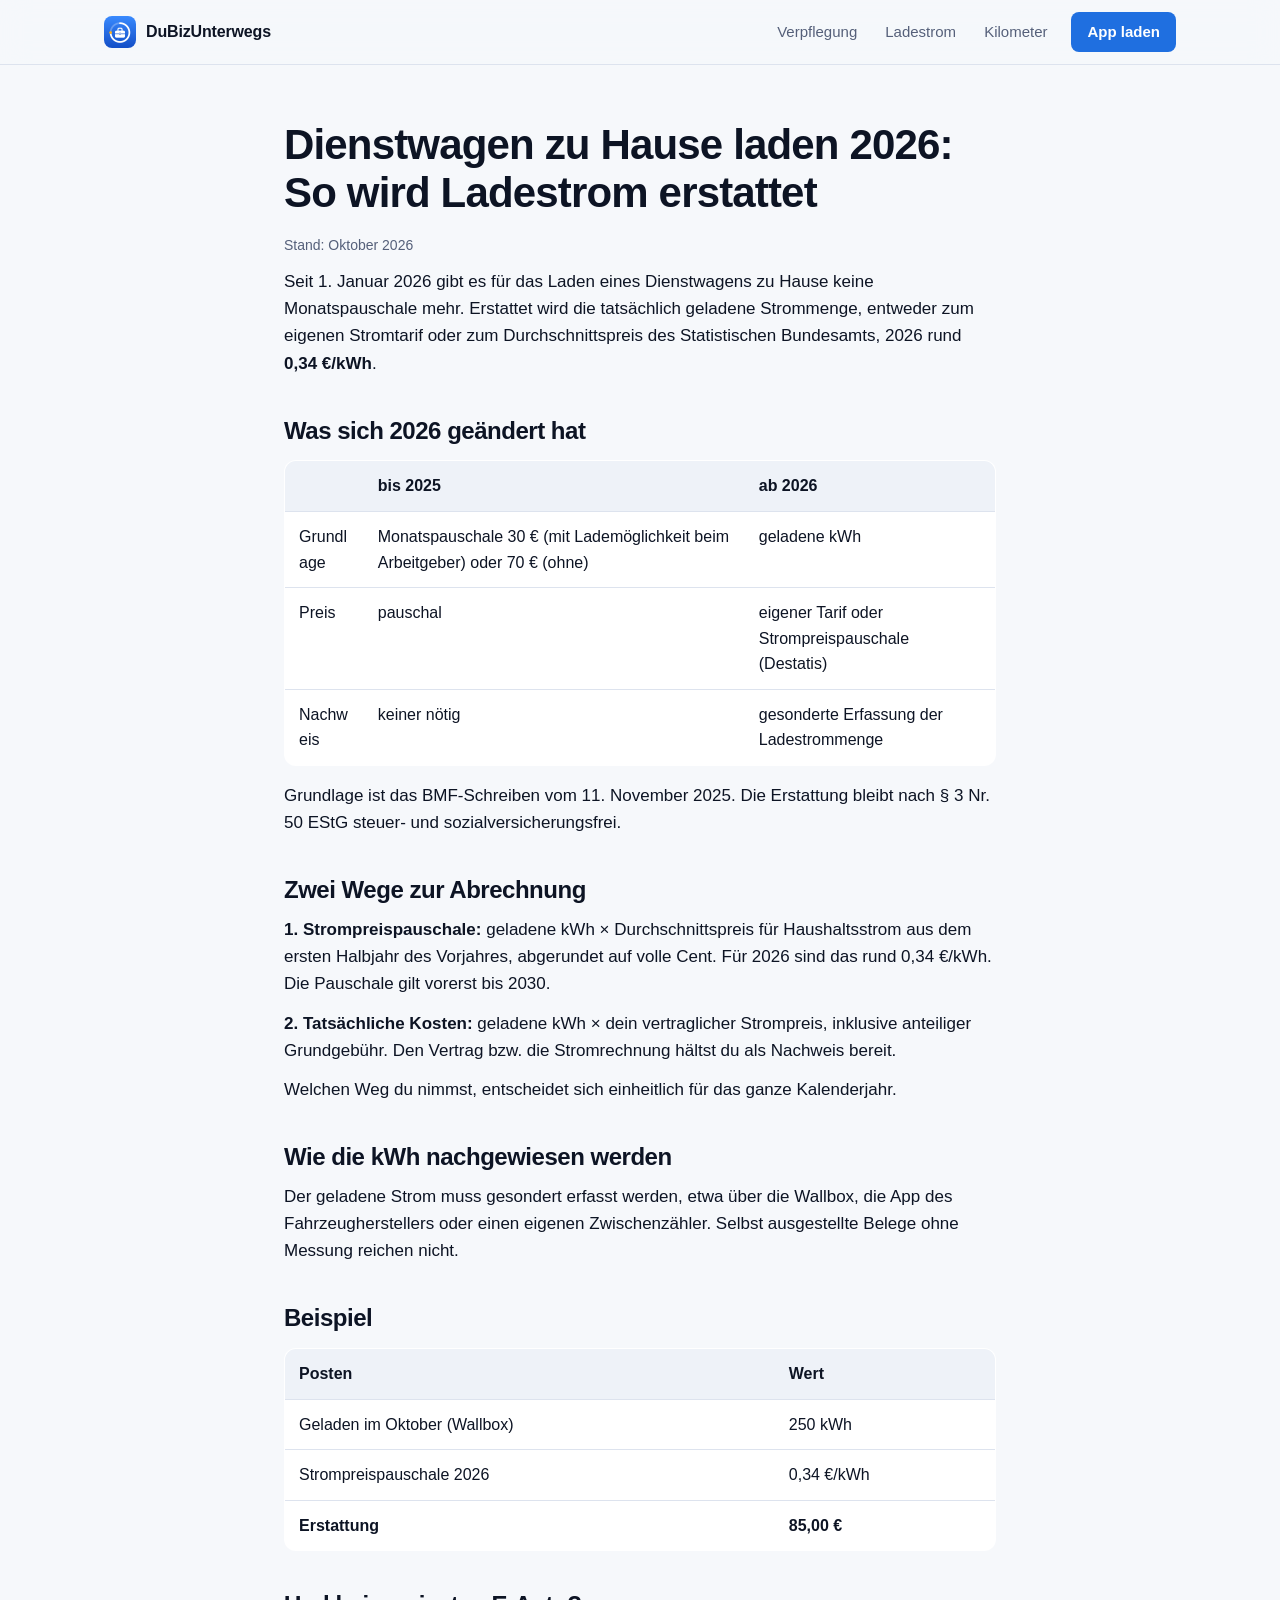
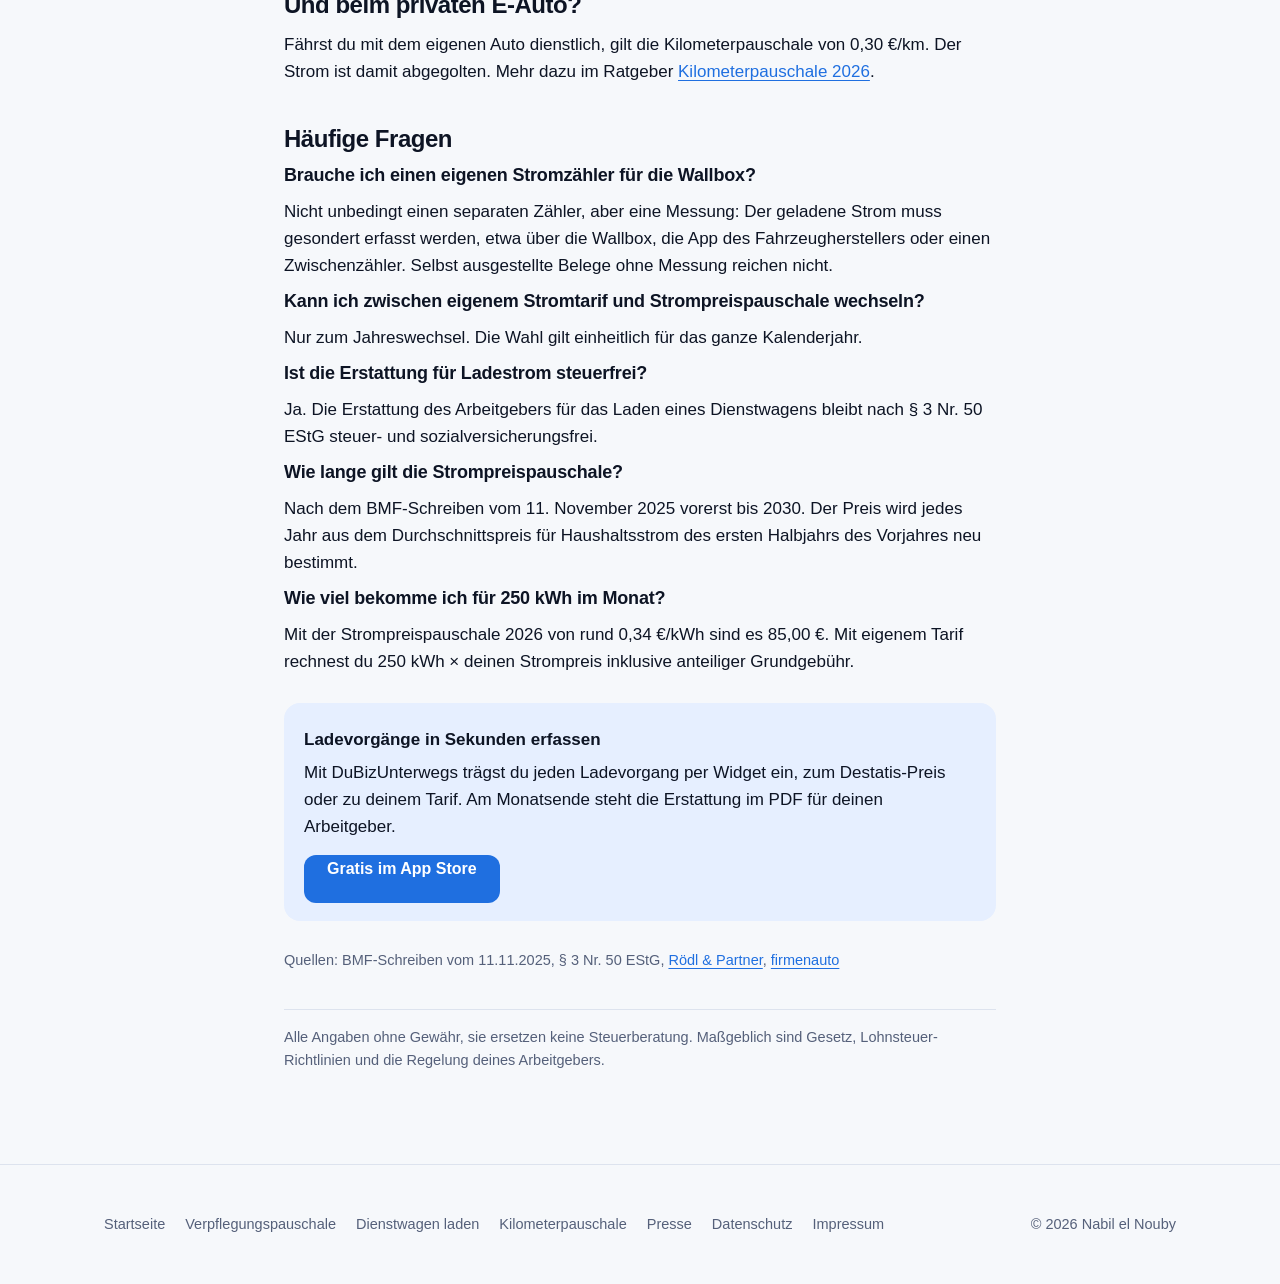
<file: dienstwagen-laden-2026.html>
<!doctype html>
<html lang="de">
<head>
<meta charset="utf-8">
<meta name="viewport" content="width=device-width, initial-scale=1">
<title>Dienstwagen zu Hause laden 2026: Ladestrom-Erstattung nach kWh</title>
<meta name="description" content="Seit 2026 keine Monatspauschale mehr: Ladestrom für den Dienstwagen wird nach kWh erstattet, zum eigenen Tarif oder zur Strompreispauschale von rund 0,34 €/kWh.">
<link rel="canonical" href="https://dubizunterwegs.de/dienstwagen-laden-2026.html">
<meta property="og:title" content="Dienstwagen zu Hause laden 2026: Ladestrom-Erstattung nach kWh">
<meta property="og:description" content="Seit 2026 keine Monatspauschale mehr: Ladestrom für den Dienstwagen wird nach kWh erstattet, zum eigenen Tarif oder zur Strompreispauschale von rund 0,34 €/kWh.">
<meta property="og:type" content="article">
<meta property="og:url" content="https://dubizunterwegs.de/dienstwagen-laden-2026.html">
<meta property="og:image" content="https://dubizunterwegs.de/img/og.png">
<meta name="twitter:image" content="https://dubizunterwegs.de/img/og.png">
<meta property="og:site_name" content="DuBizUnterwegs">
<meta property="og:locale" content="de_DE">
<meta name="twitter:card" content="summary_large_image">
<meta name="theme-color" content="#0b1220">
<link rel="icon" href="img/icon.png">
<link rel="apple-touch-icon" href="img/icon.png">
<link rel="stylesheet" href="style.css">
<style>
.legal .stand{color:var(--muted);font-size:14px;margin-top:-6px}
.legal .box{background:var(--accent-soft);border-radius:16px;padding:18px 20px;margin:28px 0}
.legal .box p{margin:.3em 0}
.legal .box .btn{margin-top:10px;display:inline-block}
.legal .sources{font-size:14.5px;color:var(--muted)}
.legal td,.legal th{overflow-wrap:anywhere}
.legal .hint{font-size:14.5px;color:var(--muted);border-top:1px solid var(--border);padding-top:16px;margin-top:36px}
</style>
<script type="application/ld+json">{"@context": "https://schema.org", "@graph": [{"@type": "Article", "headline": "Dienstwagen zu Hause laden 2026: Ladestrom-Erstattung nach kWh", "inLanguage": "de", "dateModified": "2026-11-14", "author": {"@type": "Person", "name": "Nabil el Nouby"}, "mainEntityOfPage": "https://dubizunterwegs.de/dienstwagen-laden-2026.html"}, {"@type": "FAQPage", "mainEntity": [{"@type": "Question", "name": "Gibt es 2026 noch die Ladestrom-Pauschale von 30 € oder 70 €?", "acceptedAnswer": {"@type": "Answer", "text": "Nein. Seit 1. Januar 2026 wird die tatsächlich geladene Strommenge erstattet, zum eigenen Tarif oder zur Strompreispauschale des Statistischen Bundesamts."}}, {"@type": "Question", "name": "Wie hoch ist die Strompreispauschale 2026?", "acceptedAnswer": {"@type": "Answer", "text": "Rund 0,34 € pro kWh, abgeleitet vom durchschnittlichen Haushaltsstrompreis des ersten Halbjahrs 2025."}}, {"@type": "Question", "name": "Brauche ich einen eigenen Stromzähler für die Wallbox?", "acceptedAnswer": {"@type": "Answer", "text": "Nicht unbedingt einen separaten Zähler, aber eine Messung: Der geladene Strom muss gesondert erfasst werden, etwa über die Wallbox, die App des Fahrzeugherstellers oder einen Zwischenzähler. Selbst ausgestellte Belege ohne Messung reichen nicht."}}, {"@type": "Question", "name": "Kann ich zwischen eigenem Stromtarif und Strompreispauschale wechseln?", "acceptedAnswer": {"@type": "Answer", "text": "Nur zum Jahreswechsel. Die Wahl gilt einheitlich für das ganze Kalenderjahr."}}, {"@type": "Question", "name": "Ist die Erstattung für Ladestrom steuerfrei?", "acceptedAnswer": {"@type": "Answer", "text": "Ja. Die Erstattung des Arbeitgebers für das Laden eines Dienstwagens bleibt nach § 3 Nr. 50 EStG steuer- und sozialversicherungsfrei."}}, {"@type": "Question", "name": "Wie lange gilt die Strompreispauschale?", "acceptedAnswer": {"@type": "Answer", "text": "Nach dem BMF-Schreiben vom 11. November 2025 vorerst bis 2030. Der Preis wird jedes Jahr aus dem Durchschnittspreis für Haushaltsstrom des ersten Halbjahrs des Vorjahres neu bestimmt."}}, {"@type": "Question", "name": "Wie viel bekomme ich für 250 kWh im Monat?", "acceptedAnswer": {"@type": "Answer", "text": "Mit der Strompreispauschale 2026 von rund 0,34 €/kWh sind es 85,00 €. Mit eigenem Tarif rechnest du 250 kWh × deinen Strompreis inklusive anteiliger Grundgebühr."}}]}]}</script>
</head>
<body>
<header class="site"><div class="wrap"><a class="brand" href="/"><img src="img/icon.png" width="32" height="32" alt=""> DuBizUnterwegs</a>
<nav class="main"><a href="verpflegungspauschale-2026.html">Verpflegung</a><a href="dienstwagen-laden-2026.html">Ladestrom</a><a href="kilometerpauschale-2026.html">Kilometer</a><a class="cta" href="https://apps.apple.com/de/app/dubizunterwegs-reisekosten/id6760576836" data-store="App laden" >App laden</a></nav></div></header>
<main class="legal">
<h1>Dienstwagen zu Hause laden 2026: So wird Ladestrom erstattet</h1>
<p class="stand">Stand: Oktober 2026</p>
<p>Seit 1. Januar 2026 gibt es für das Laden eines Dienstwagens zu Hause keine Monatspauschale mehr. Erstattet wird die tatsächlich geladene Strommenge, entweder zum eigenen Stromtarif oder zum Durchschnittspreis des Statistischen Bundesamts, 2026 rund <strong>0,34 €/kWh</strong>.</p>

<h2>Was sich 2026 geändert hat</h2>
<table>
<tr><th></th><th>bis 2025</th><th>ab 2026</th></tr>
<tr><td>Grundlage</td><td>Monatspauschale 30 € (mit Lademöglichkeit beim Arbeitgeber) oder 70 € (ohne)</td><td>geladene kWh</td></tr>
<tr><td>Preis</td><td>pauschal</td><td>eigener Tarif oder Strompreispauschale (Destatis)</td></tr>
<tr><td>Nachweis</td><td>keiner nötig</td><td>gesonderte Erfassung der Ladestrommenge</td></tr>
</table>
<p>Grundlage ist das BMF-Schreiben vom 11. November 2025. Die Erstattung bleibt nach § 3 Nr. 50 EStG steuer- und sozialversicherungsfrei.</p>

<h2>Zwei Wege zur Abrechnung</h2>
<p><strong>1. Strompreispauschale:</strong> geladene kWh × Durchschnittspreis für Haushaltsstrom aus dem ersten Halbjahr des Vorjahres, abgerundet auf volle Cent. Für 2026 sind das rund 0,34 €/kWh. Die Pauschale gilt vorerst bis 2030.</p>
<p><strong>2. Tatsächliche Kosten:</strong> geladene kWh × dein vertraglicher Strompreis, inklusive anteiliger Grundgebühr. Den Vertrag bzw. die Stromrechnung hältst du als Nachweis bereit.</p>
<p>Welchen Weg du nimmst, entscheidet sich einheitlich für das ganze Kalenderjahr.</p>

<h2>Wie die kWh nachgewiesen werden</h2>
<p>Der geladene Strom muss gesondert erfasst werden, etwa über die Wallbox, die App des Fahrzeugherstellers oder einen eigenen Zwischenzähler. Selbst ausgestellte Belege ohne Messung reichen nicht.</p>

<h2>Beispiel</h2>
<table>
<tr><th>Posten</th><th>Wert</th></tr>
<tr><td>Geladen im Oktober (Wallbox)</td><td>250 kWh</td></tr>
<tr><td>Strompreispauschale 2026</td><td>0,34 €/kWh</td></tr>
<tr><td><strong>Erstattung</strong></td><td><strong>85,00 €</strong></td></tr>
</table>

<h2>Und beim privaten E-Auto?</h2>
<p>Fährst du mit dem eigenen Auto dienstlich, gilt die Kilometerpauschale von 0,30 €/km. Der Strom ist damit abgegolten. Mehr dazu im Ratgeber <a href="kilometerpauschale-2026.html">Kilometerpauschale 2026</a>.</p>

<h2>Häufige Fragen</h2>
<h3>Brauche ich einen eigenen Stromzähler für die Wallbox?</h3>
<p>Nicht unbedingt einen separaten Zähler, aber eine Messung: Der geladene Strom muss gesondert erfasst werden, etwa über die Wallbox, die App des Fahrzeugherstellers oder einen Zwischenzähler. Selbst ausgestellte Belege ohne Messung reichen nicht.</p>
<h3>Kann ich zwischen eigenem Stromtarif und Strompreispauschale wechseln?</h3>
<p>Nur zum Jahreswechsel. Die Wahl gilt einheitlich für das ganze Kalenderjahr.</p>
<h3>Ist die Erstattung für Ladestrom steuerfrei?</h3>
<p>Ja. Die Erstattung des Arbeitgebers für das Laden eines Dienstwagens bleibt nach § 3 Nr. 50 EStG steuer- und sozialversicherungsfrei.</p>
<h3>Wie lange gilt die Strompreispauschale?</h3>
<p>Nach dem BMF-Schreiben vom 11. November 2025 vorerst bis 2030. Der Preis wird jedes Jahr aus dem Durchschnittspreis für Haushaltsstrom des ersten Halbjahrs des Vorjahres neu bestimmt.</p>
<h3>Wie viel bekomme ich für 250 kWh im Monat?</h3>
<p>Mit der Strompreispauschale 2026 von rund 0,34 €/kWh sind es 85,00 €. Mit eigenem Tarif rechnest du 250 kWh × deinen Strompreis inklusive anteiliger Grundgebühr.</p>

<div class="box">
<p><strong>Ladevorgänge in Sekunden erfassen</strong></p>
<p>Mit DuBizUnterwegs trägst du jeden Ladevorgang per Widget ein, zum Destatis-Preis oder zu deinem Tarif. Am Monatsende steht die Erstattung im PDF für deinen Arbeitgeber.</p>
<a class="btn" href="https://apps.apple.com/de/app/dubizunterwegs-reisekosten/id6760576836" data-store="Gratis im App Store" >Gratis im App Store</a>
</div>

<p class="sources">Quellen: BMF-Schreiben vom 11.11.2025, § 3 Nr. 50 EStG, <a href="https://www.roedl.com/insights/steuerliche-behandlung-von-stromkosten-bei-elektro-und-plug-in-hybrid-dienstwagen/">Rödl &amp; Partner</a>, <a href="https://www.firmenauto.de/management/fuhrparkmanagement/dienstwagen-heimladung-2026-bmf-regeln-ladestrom-fuhrpark-abrechnung-neu/">firmenauto</a></p>
<p class="hint">Alle Angaben ohne Gewähr, sie ersetzen keine Steuerberatung. Maßgeblich sind Gesetz, Lohnsteuer-Richtlinien und die Regelung deines Arbeitgebers.</p>
</main>
<footer class="site"><div class="wrap"><nav><a href="index.html">Startseite</a><a href="verpflegungspauschale-2026.html">Verpflegungspauschale</a><a href="dienstwagen-laden-2026.html">Dienstwagen laden</a><a href="kilometerpauschale-2026.html">Kilometerpauschale</a><a href="presse.html">Presse</a><a href="datenschutz.html">Datenschutz</a><a href="impressum.html">Impressum</a></nav><span class="copy">© 2026 Nabil el Nouby</span></div></footer>
<script src="store.js"></script>
</body>
</html>
</file>
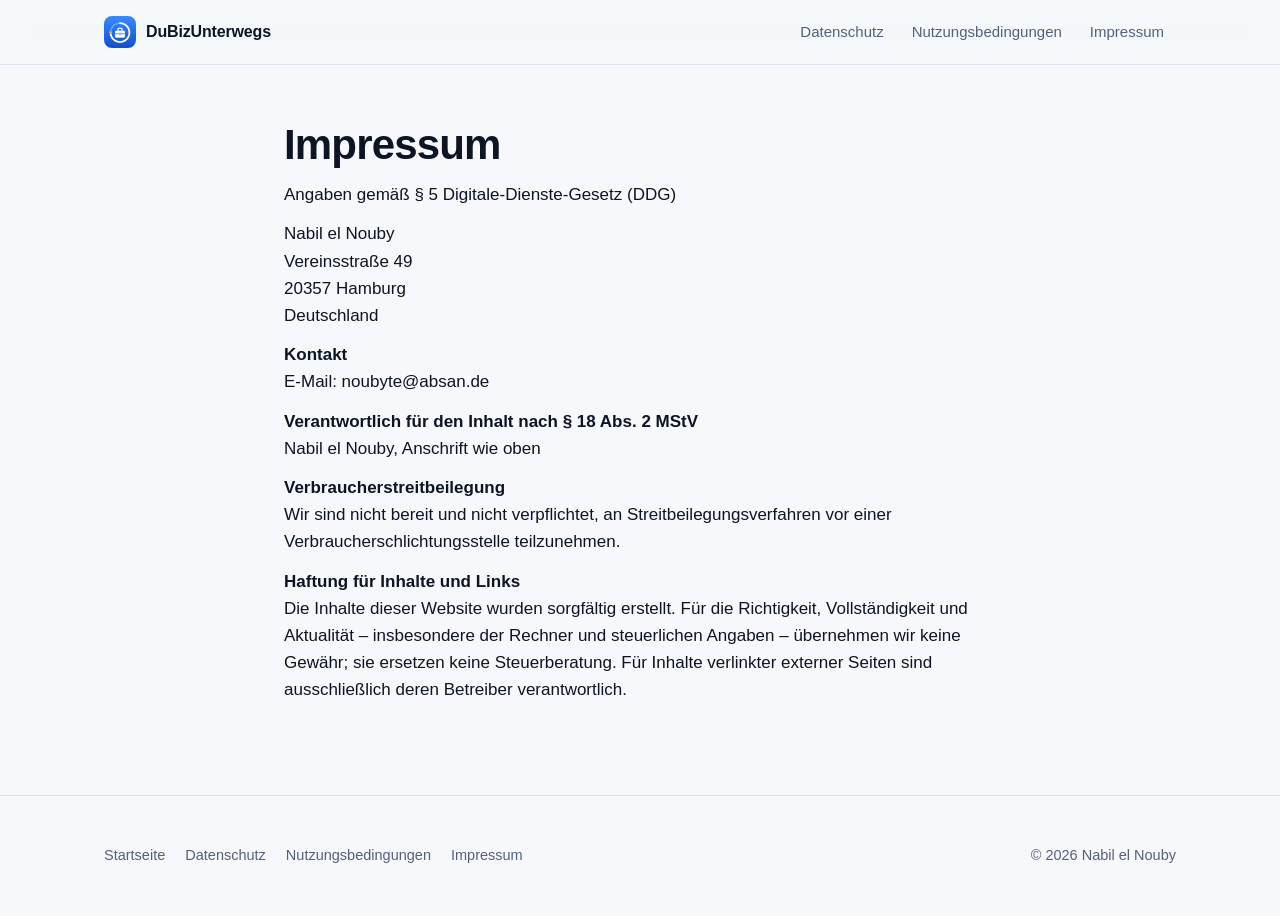
<file: impressum.html>
<!doctype html>
<html lang="de">
<head>
<meta charset="utf-8">
<meta name="viewport" content="width=device-width, initial-scale=1">
<title>Impressum – DuBizUnterwegs</title>
<meta name="robots" content="noindex">
<meta property="og:site_name" content="DuBizUnterwegs">
<meta property="og:locale" content="de_DE">
<meta name="twitter:card" content="summary_large_image">
<meta name="theme-color" content="#0b1220">
<link rel="icon" href="img/icon.png">
<link rel="apple-touch-icon" href="img/icon.png">
<link rel="stylesheet" href="style.css">
</head>
<body>
<header class="site"><div class="wrap"><a class="brand" href="/"><img src="img/icon.png" width="32" height="32" alt=""> DuBizUnterwegs</a>
<nav class="main"><a href="datenschutz.html">Datenschutz</a><a href="nutzungsbedingungen.html">Nutzungsbedingungen</a><a href="impressum.html">Impressum</a></nav></div></header>
<main class="legal">
<h1>Impressum</h1>
<p>Angaben gemäß § 5 Digitale-Dienste-Gesetz (DDG)</p>
<p>Nabil el Nouby<br />
Vereinsstraße 49<br />
20357 Hamburg<br />
Deutschland</p>
<p><strong>Kontakt</strong><br />
E-Mail: noubyte@absan.de</p>
<p><strong>Verantwortlich für den Inhalt nach § 18 Abs. 2 MStV</strong><br />
Nabil el Nouby, Anschrift wie oben</p>
<p><strong>Verbraucherstreitbeilegung</strong><br />
Wir sind nicht bereit und nicht verpflichtet, an Streitbeilegungsverfahren vor einer Verbraucherschlichtungsstelle teilzunehmen.</p>
<p><strong>Haftung für Inhalte und Links</strong><br />
Die Inhalte dieser Website wurden sorgfältig erstellt. Für die Richtigkeit, Vollständigkeit und Aktualität – insbesondere der Rechner und steuerlichen Angaben – übernehmen wir keine Gewähr; sie ersetzen keine Steuerberatung. Für Inhalte verlinkter externer Seiten sind ausschließlich deren Betreiber verantwortlich.</p>
</main>
<footer class="site"><div class="wrap"><nav><a href="index.html">Startseite</a><a href="datenschutz.html">Datenschutz</a><a href="nutzungsbedingungen.html">Nutzungsbedingungen</a><a href="impressum.html">Impressum</a></nav><span class="copy">© 2026 Nabil el Nouby</span></div></footer>
</body>
</html>
</file>
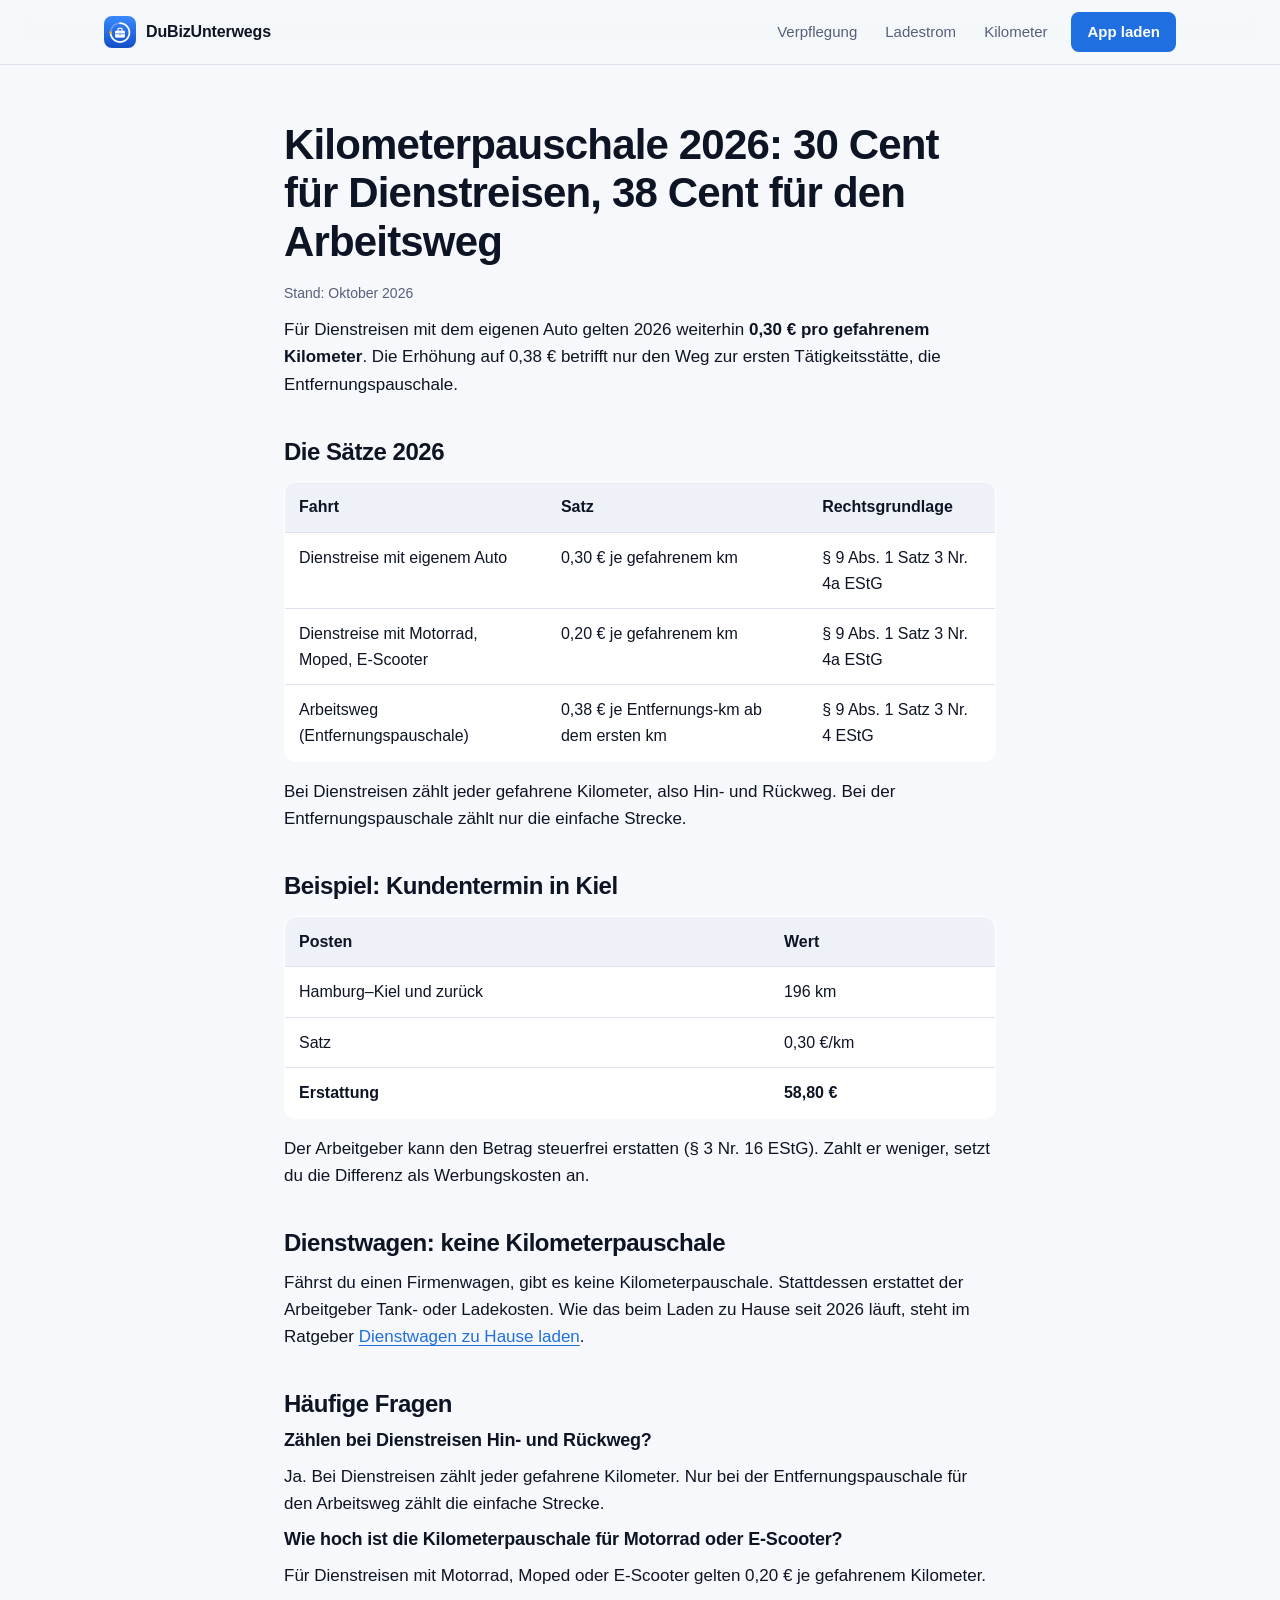
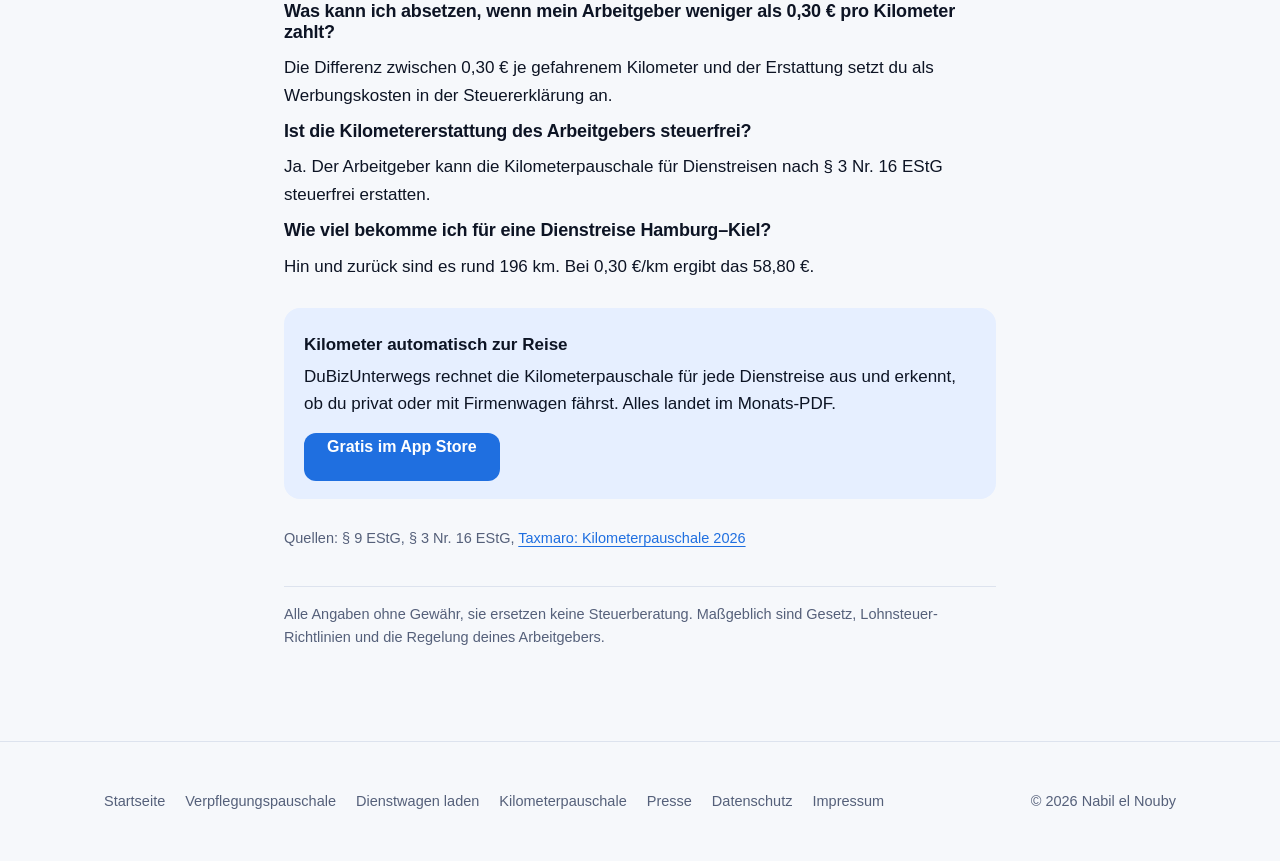
<file: kilometerpauschale-2026.html>
<!doctype html>
<html lang="de">
<head>
<meta charset="utf-8">
<meta name="viewport" content="width=device-width, initial-scale=1">
<title>Kilometerpauschale 2026: 0,30 € für Dienstreisen, 0,38 € für den Arbeitsweg</title>
<meta name="description" content="Kilometerpauschale 2026: Dienstreise mit eigenem Auto 0,30 € je km, Motorrad 0,20 €. Entfernungspauschale für den Arbeitsweg 0,38 € ab dem ersten km.">
<link rel="canonical" href="https://dubizunterwegs.de/kilometerpauschale-2026.html">
<meta property="og:title" content="Kilometerpauschale 2026: 0,30 € für Dienstreisen, 0,38 € für den Arbeitsweg">
<meta property="og:description" content="Kilometerpauschale 2026: Dienstreisen mit dem eigenen Auto 0,30 € je gefahrenem km, Motorrad 0,20 €. Die Entfernungspauschale für den Arbeitsweg steigt auf 0,38 € ab dem ersten km.">
<meta property="og:type" content="article">
<meta property="og:url" content="https://dubizunterwegs.de/kilometerpauschale-2026.html">
<meta property="og:image" content="https://dubizunterwegs.de/img/og.png">
<meta name="twitter:image" content="https://dubizunterwegs.de/img/og.png">
<meta property="og:site_name" content="DuBizUnterwegs">
<meta property="og:locale" content="de_DE">
<meta name="twitter:card" content="summary_large_image">
<meta name="theme-color" content="#0b1220">
<link rel="icon" href="img/icon.png">
<link rel="apple-touch-icon" href="img/icon.png">
<link rel="stylesheet" href="style.css">
<style>
.legal .stand{color:var(--muted);font-size:14px;margin-top:-6px}
.legal .box{background:var(--accent-soft);border-radius:16px;padding:18px 20px;margin:28px 0}
.legal .box p{margin:.3em 0}
.legal .box .btn{margin-top:10px;display:inline-block}
.legal .sources{font-size:14.5px;color:var(--muted)}
.legal td,.legal th{overflow-wrap:anywhere}
.legal .hint{font-size:14.5px;color:var(--muted);border-top:1px solid var(--border);padding-top:16px;margin-top:36px}
</style>
<script type="application/ld+json">{"@context": "https://schema.org", "@graph": [{"@type": "Article", "headline": "Kilometerpauschale 2026: 0,30 € für Dienstreisen, 0,38 € für den Arbeitsweg", "inLanguage": "de", "dateModified": "2026-11-14", "author": {"@type": "Person", "name": "Nabil el Nouby"}, "mainEntityOfPage": "https://dubizunterwegs.de/kilometerpauschale-2026.html"}, {"@type": "FAQPage", "mainEntity": [{"@type": "Question", "name": "Gilt 2026 für Dienstreisen auch 0,38 € pro Kilometer?", "acceptedAnswer": {"@type": "Answer", "text": "Nein. Für Dienstreisen bleibt es bei 0,30 € je gefahrenem Kilometer. Die 0,38 € gelten nur für den Arbeitsweg."}}, {"@type": "Question", "name": "Bekomme ich mit dem Firmenwagen eine Kilometerpauschale?", "acceptedAnswer": {"@type": "Answer", "text": "Nein. Beim Firmenwagen erstattet der Arbeitgeber stattdessen Tank- oder Ladekosten."}}, {"@type": "Question", "name": "Zählen bei Dienstreisen Hin- und Rückweg?", "acceptedAnswer": {"@type": "Answer", "text": "Ja. Bei Dienstreisen zählt jeder gefahrene Kilometer. Nur bei der Entfernungspauschale für den Arbeitsweg zählt die einfache Strecke."}}, {"@type": "Question", "name": "Wie hoch ist die Kilometerpauschale für Motorrad oder E-Scooter?", "acceptedAnswer": {"@type": "Answer", "text": "Für Dienstreisen mit Motorrad, Moped oder E-Scooter gelten 0,20 € je gefahrenem Kilometer."}}, {"@type": "Question", "name": "Was kann ich absetzen, wenn mein Arbeitgeber weniger als 0,30 € pro Kilometer zahlt?", "acceptedAnswer": {"@type": "Answer", "text": "Die Differenz zwischen 0,30 € je gefahrenem Kilometer und der Erstattung setzt du als Werbungskosten in der Steuererklärung an."}}, {"@type": "Question", "name": "Ist die Kilometererstattung des Arbeitgebers steuerfrei?", "acceptedAnswer": {"@type": "Answer", "text": "Ja. Der Arbeitgeber kann die Kilometerpauschale für Dienstreisen nach § 3 Nr. 16 EStG steuerfrei erstatten."}}, {"@type": "Question", "name": "Wie viel bekomme ich für eine Dienstreise Hamburg–Kiel?", "acceptedAnswer": {"@type": "Answer", "text": "Hin und zurück sind es rund 196 km. Bei 0,30 €/km ergibt das 58,80 €."}}]}]}</script>
</head>
<body>
<header class="site"><div class="wrap"><a class="brand" href="/"><img src="img/icon.png" width="32" height="32" alt=""> DuBizUnterwegs</a>
<nav class="main"><a href="verpflegungspauschale-2026.html">Verpflegung</a><a href="dienstwagen-laden-2026.html">Ladestrom</a><a href="kilometerpauschale-2026.html">Kilometer</a><a class="cta" href="https://apps.apple.com/de/app/dubizunterwegs-reisekosten/id6760576836" data-store="App laden" >App laden</a></nav></div></header>
<main class="legal">
<h1>Kilometerpauschale 2026: 30 Cent für Dienstreisen, 38 Cent für den Arbeitsweg</h1>
<p class="stand">Stand: Oktober 2026</p>
<p>Für Dienstreisen mit dem eigenen Auto gelten 2026 weiterhin <strong>0,30 € pro gefahrenem Kilometer</strong>. Die Erhöhung auf 0,38 € betrifft nur den Weg zur ersten Tätigkeitsstätte, die Entfernungspauschale.</p>

<h2>Die Sätze 2026</h2>
<table>
<tr><th>Fahrt</th><th>Satz</th><th>Rechtsgrundlage</th></tr>
<tr><td>Dienstreise mit eigenem Auto</td><td>0,30 € je gefahrenem km</td><td>§ 9 Abs. 1 Satz 3 Nr. 4a EStG</td></tr>
<tr><td>Dienstreise mit Motorrad, Moped, E-Scooter</td><td>0,20 € je gefahrenem km</td><td>§ 9 Abs. 1 Satz 3 Nr. 4a EStG</td></tr>
<tr><td>Arbeitsweg (Entfernungspauschale)</td><td>0,38 € je Entfernungs-km ab dem ersten km</td><td>§ 9 Abs. 1 Satz 3 Nr. 4 EStG</td></tr>
</table>
<p>Bei Dienstreisen zählt jeder gefahrene Kilometer, also Hin- und Rückweg. Bei der Entfernungspauschale zählt nur die einfache Strecke.</p>

<h2>Beispiel: Kundentermin in Kiel</h2>
<table>
<tr><th>Posten</th><th>Wert</th></tr>
<tr><td>Hamburg–Kiel und zurück</td><td>196 km</td></tr>
<tr><td>Satz</td><td>0,30 €/km</td></tr>
<tr><td><strong>Erstattung</strong></td><td><strong>58,80 €</strong></td></tr>
</table>
<p>Der Arbeitgeber kann den Betrag steuerfrei erstatten (§ 3 Nr. 16 EStG). Zahlt er weniger, setzt du die Differenz als Werbungskosten an.</p>

<h2>Dienstwagen: keine Kilometerpauschale</h2>
<p>Fährst du einen Firmenwagen, gibt es keine Kilometerpauschale. Stattdessen erstattet der Arbeitgeber Tank- oder Ladekosten. Wie das beim Laden zu Hause seit 2026 läuft, steht im Ratgeber <a href="dienstwagen-laden-2026.html">Dienstwagen zu Hause laden</a>.</p>

<h2>Häufige Fragen</h2>
<h3>Zählen bei Dienstreisen Hin- und Rückweg?</h3>
<p>Ja. Bei Dienstreisen zählt jeder gefahrene Kilometer. Nur bei der Entfernungspauschale für den Arbeitsweg zählt die einfache Strecke.</p>
<h3>Wie hoch ist die Kilometerpauschale für Motorrad oder E-Scooter?</h3>
<p>Für Dienstreisen mit Motorrad, Moped oder E-Scooter gelten 0,20 € je gefahrenem Kilometer.</p>
<h3>Was kann ich absetzen, wenn mein Arbeitgeber weniger als 0,30 € pro Kilometer zahlt?</h3>
<p>Die Differenz zwischen 0,30 € je gefahrenem Kilometer und der Erstattung setzt du als Werbungskosten in der Steuererklärung an.</p>
<h3>Ist die Kilometererstattung des Arbeitgebers steuerfrei?</h3>
<p>Ja. Der Arbeitgeber kann die Kilometerpauschale für Dienstreisen nach § 3 Nr. 16 EStG steuerfrei erstatten.</p>
<h3>Wie viel bekomme ich für eine Dienstreise Hamburg–Kiel?</h3>
<p>Hin und zurück sind es rund 196 km. Bei 0,30 €/km ergibt das 58,80 €.</p>

<div class="box">
<p><strong>Kilometer automatisch zur Reise</strong></p>
<p>DuBizUnterwegs rechnet die Kilometerpauschale für jede Dienstreise aus und erkennt, ob du privat oder mit Firmenwagen fährst. Alles landet im Monats-PDF.</p>
<a class="btn" href="https://apps.apple.com/de/app/dubizunterwegs-reisekosten/id6760576836" data-store="Gratis im App Store" >Gratis im App Store</a>
</div>

<p class="sources">Quellen: § 9 EStG, § 3 Nr. 16 EStG, <a href="https://www.taxmaro.com/post/kilometerpauschale-2026">Taxmaro: Kilometerpauschale 2026</a></p>
<p class="hint">Alle Angaben ohne Gewähr, sie ersetzen keine Steuerberatung. Maßgeblich sind Gesetz, Lohnsteuer-Richtlinien und die Regelung deines Arbeitgebers.</p>
</main>
<footer class="site"><div class="wrap"><nav><a href="index.html">Startseite</a><a href="verpflegungspauschale-2026.html">Verpflegungspauschale</a><a href="dienstwagen-laden-2026.html">Dienstwagen laden</a><a href="kilometerpauschale-2026.html">Kilometerpauschale</a><a href="presse.html">Presse</a><a href="datenschutz.html">Datenschutz</a><a href="impressum.html">Impressum</a></nav><span class="copy">© 2026 Nabil el Nouby</span></div></footer>
<script src="store.js"></script>
</body>
</html>
</file>
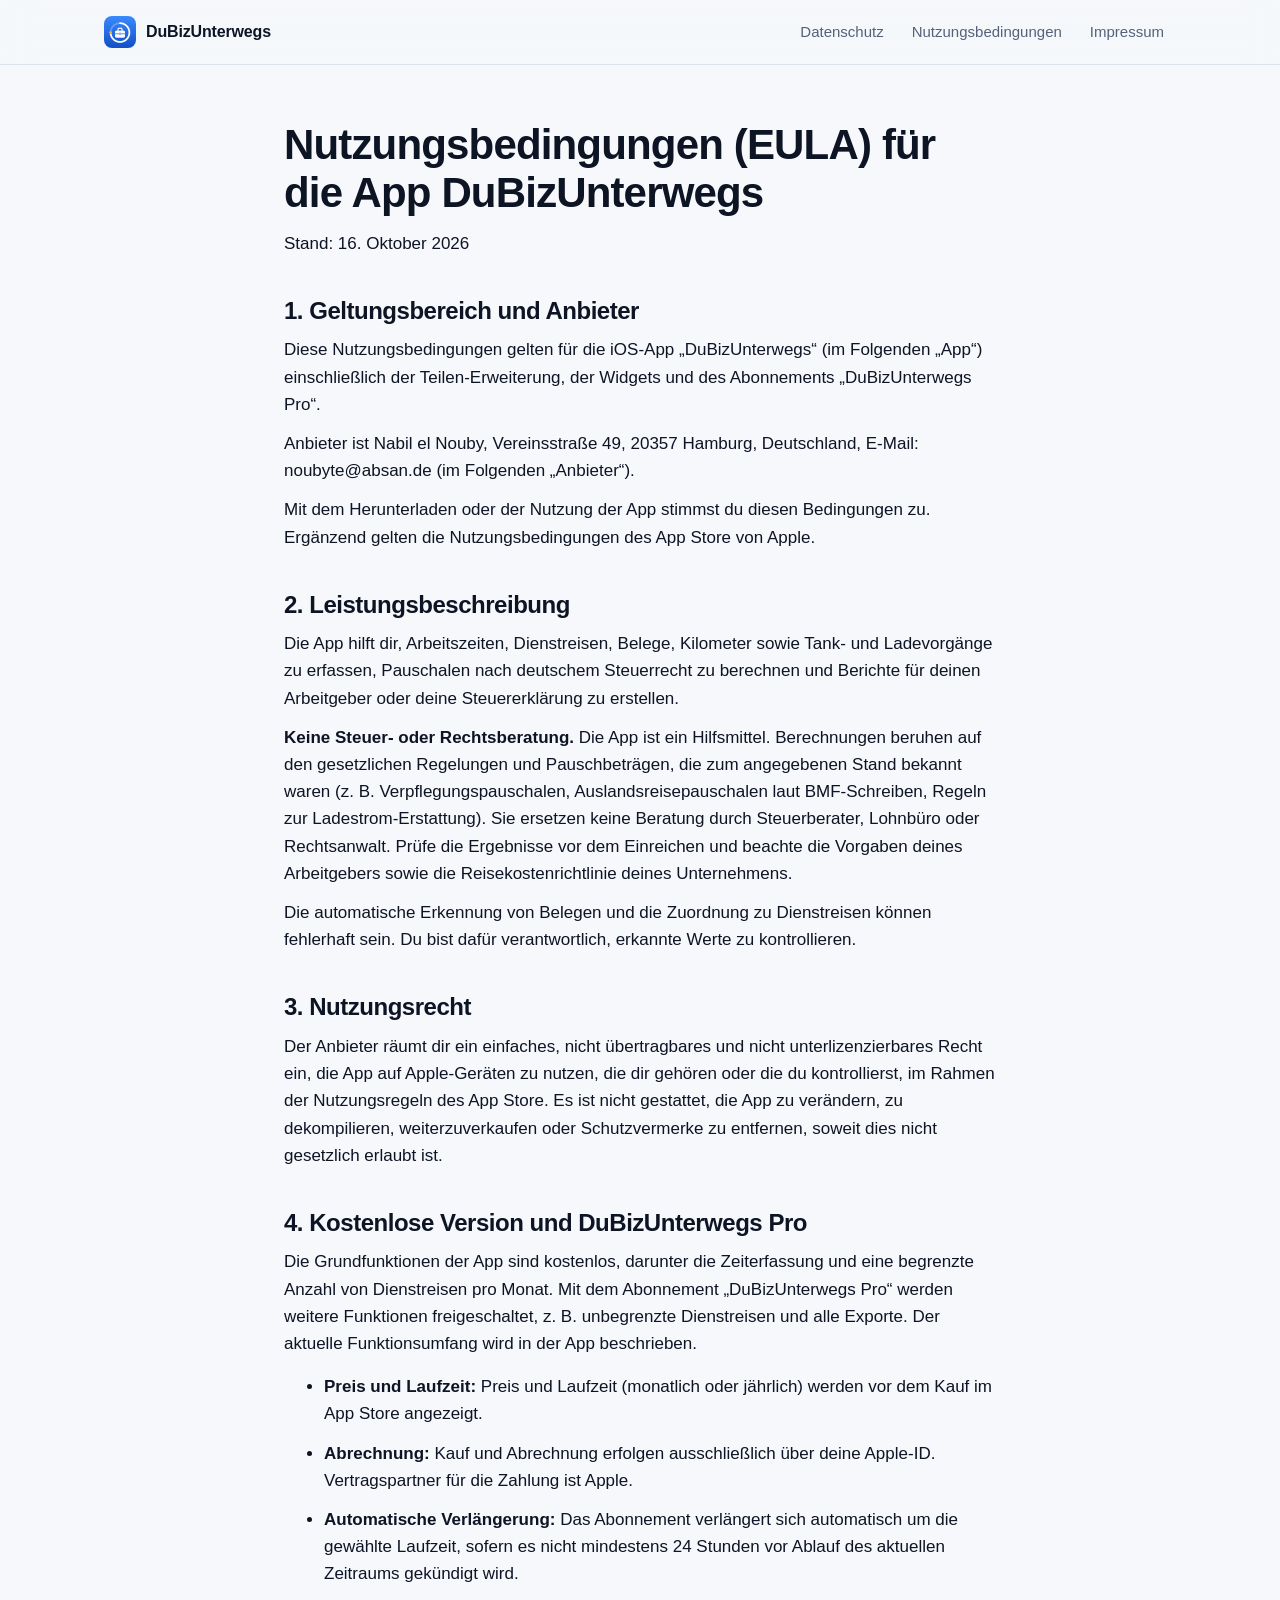
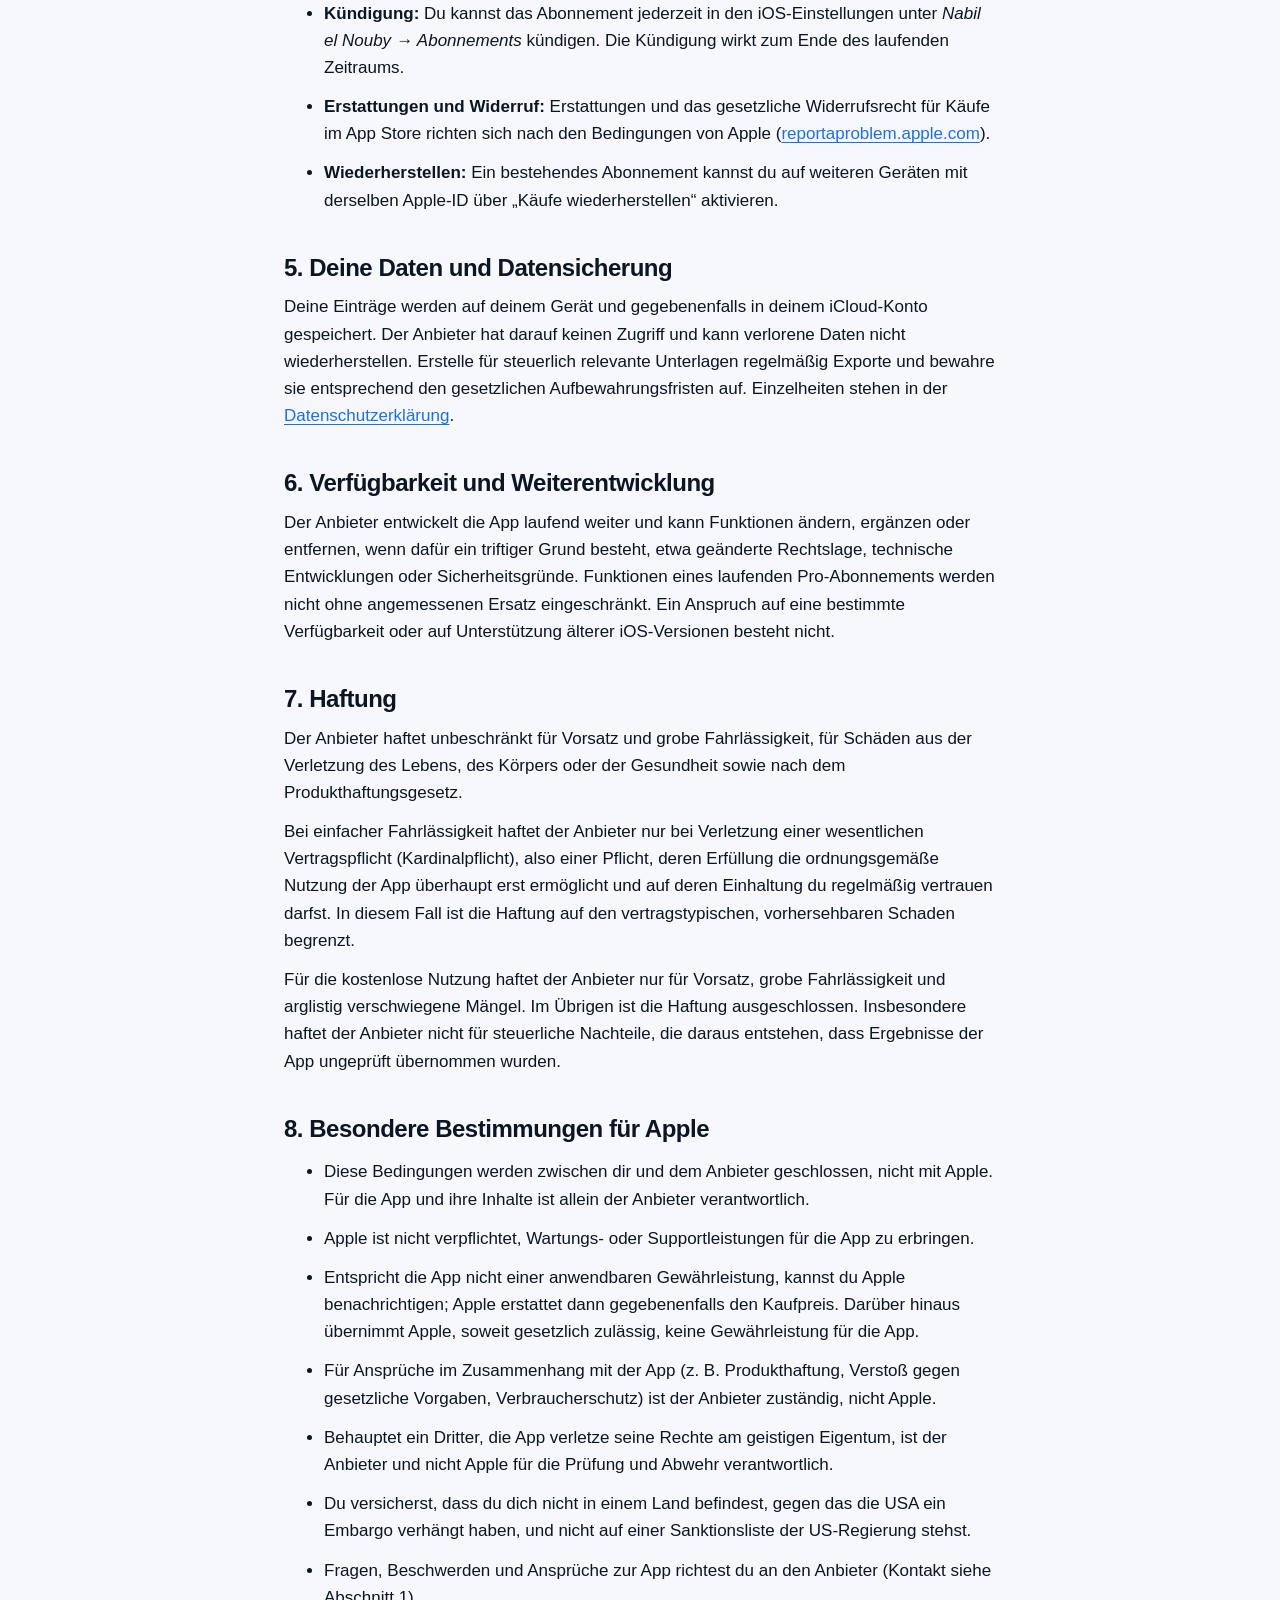
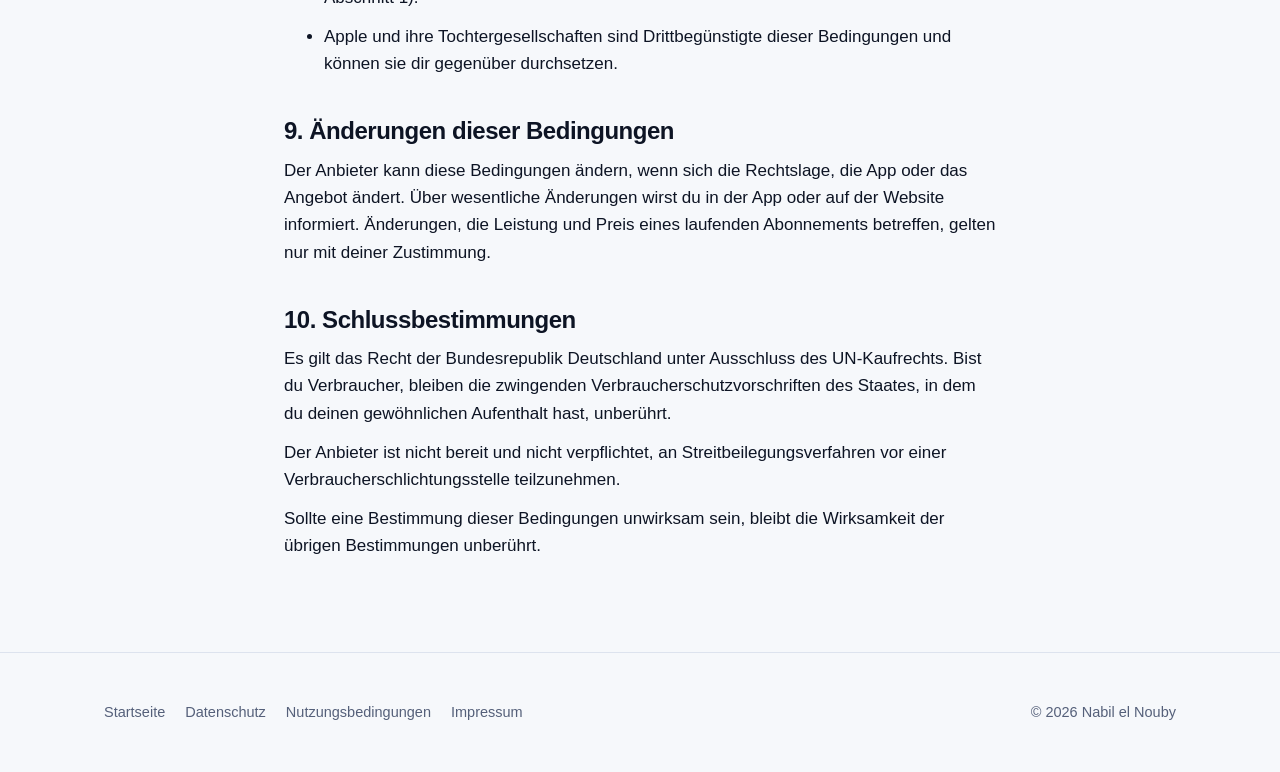
<file: nutzungsbedingungen.html>
<!doctype html>
<html lang="de">
<head>
<meta charset="utf-8">
<meta name="viewport" content="width=device-width, initial-scale=1">
<title>Nutzungsbedingungen – DuBizUnterwegs</title>
<meta name="robots" content="noindex">
<meta property="og:site_name" content="DuBizUnterwegs">
<meta property="og:locale" content="de_DE">
<meta name="twitter:card" content="summary_large_image">
<meta name="theme-color" content="#0b1220">
<link rel="icon" href="img/icon.png">
<link rel="apple-touch-icon" href="img/icon.png">
<link rel="canonical" href="https://dubizunterwegs.de/nutzungsbedingungen.html">
<link rel="stylesheet" href="style.css">
</head>
<body>
<header class="site"><div class="wrap"><a class="brand" href="/"><img src="img/icon.png" width="32" height="32" alt=""> DuBizUnterwegs</a>
<nav class="main"><a href="datenschutz.html">Datenschutz</a><a href="nutzungsbedingungen.html">Nutzungsbedingungen</a><a href="impressum.html">Impressum</a></nav></div></header>
<main class="legal">
<h1>Nutzungsbedingungen (EULA) für die App DuBizUnterwegs</h1>
<p>Stand: 16. Oktober 2026</p>
<h2>1. Geltungsbereich und Anbieter</h2>
<p>Diese Nutzungsbedingungen gelten für die iOS-App „DuBizUnterwegs“ (im Folgenden „App“) einschließlich der Teilen-Erweiterung, der Widgets und des Abonnements „DuBizUnterwegs Pro“.</p>
<p>Anbieter ist Nabil el Nouby, Vereinsstraße 49, 20357 Hamburg, Deutschland, E-Mail: noubyte@absan.de (im Folgenden „Anbieter“).</p>
<p>Mit dem Herunterladen oder der Nutzung der App stimmst du diesen Bedingungen zu. Ergänzend gelten die Nutzungsbedingungen des App Store von Apple.</p>
<h2>2. Leistungsbeschreibung</h2>
<p>Die App hilft dir, Arbeitszeiten, Dienstreisen, Belege, Kilometer sowie Tank- und Ladevorgänge zu erfassen, Pauschalen nach deutschem Steuerrecht zu berechnen und Berichte für deinen Arbeitgeber oder deine Steuererklärung zu erstellen.</p>
<p><strong>Keine Steuer- oder Rechtsberatung.</strong> Die App ist ein Hilfsmittel. Berechnungen beruhen auf den gesetzlichen Regelungen und Pauschbeträgen, die zum angegebenen Stand bekannt waren (z. B. Verpflegungspauschalen, Auslandsreisepauschalen laut BMF-Schreiben, Regeln zur Ladestrom-Erstattung). Sie ersetzen keine Beratung durch Steuerberater, Lohnbüro oder Rechtsanwalt. Prüfe die Ergebnisse vor dem Einreichen und beachte die Vorgaben deines Arbeitgebers sowie die Reisekostenrichtlinie deines Unternehmens.</p>
<p>Die automatische Erkennung von Belegen und die Zuordnung zu Dienstreisen können fehlerhaft sein. Du bist dafür verantwortlich, erkannte Werte zu kontrollieren.</p>
<h2>3. Nutzungsrecht</h2>
<p>Der Anbieter räumt dir ein einfaches, nicht übertragbares und nicht unterlizenzierbares Recht ein, die App auf Apple-Geräten zu nutzen, die dir gehören oder die du kontrollierst, im Rahmen der Nutzungsregeln des App Store. Es ist nicht gestattet, die App zu verändern, zu dekompilieren, weiterzuverkaufen oder Schutzvermerke zu entfernen, soweit dies nicht gesetzlich erlaubt ist.</p>
<h2>4. Kostenlose Version und DuBizUnterwegs Pro</h2>
<p>Die Grundfunktionen der App sind kostenlos, darunter die Zeiterfassung und eine begrenzte Anzahl von Dienstreisen pro Monat. Mit dem Abonnement „DuBizUnterwegs Pro“ werden weitere Funktionen freigeschaltet, z. B. unbegrenzte Dienstreisen und alle Exporte. Der aktuelle Funktionsumfang wird in der App beschrieben.</p>
<ul>
<li><strong>Preis und Laufzeit:</strong> Preis und Laufzeit (monatlich oder jährlich) werden vor dem Kauf im App Store angezeigt.</li>
<li><strong>Abrechnung:</strong> Kauf und Abrechnung erfolgen ausschließlich über deine Apple-ID. Vertragspartner für die Zahlung ist Apple.</li>
<li><strong>Automatische Verlängerung:</strong> Das Abonnement verlängert sich automatisch um die gewählte Laufzeit, sofern es nicht mindestens 24 Stunden vor Ablauf des aktuellen Zeitraums gekündigt wird.</li>
<li><strong>Kündigung:</strong> Du kannst das Abonnement jederzeit in den iOS-Einstellungen unter <em>Nabil el Nouby → Abonnements</em> kündigen. Die Kündigung wirkt zum Ende des laufenden Zeitraums.</li>
<li><strong>Erstattungen und Widerruf:</strong> Erstattungen und das gesetzliche Widerrufsrecht für Käufe im App Store richten sich nach den Bedingungen von Apple (<a href="https://reportaproblem.apple.com">reportaproblem.apple.com</a>).</li>
<li><strong>Wiederherstellen:</strong> Ein bestehendes Abonnement kannst du auf weiteren Geräten mit derselben Apple-ID über „Käufe wiederherstellen“ aktivieren.</li>
</ul>
<h2>5. Deine Daten und Datensicherung</h2>
<p>Deine Einträge werden auf deinem Gerät und gegebenenfalls in deinem iCloud-Konto gespeichert. Der Anbieter hat darauf keinen Zugriff und kann verlorene Daten nicht wiederherstellen. Erstelle für steuerlich relevante Unterlagen regelmäßig Exporte und bewahre sie entsprechend den gesetzlichen Aufbewahrungsfristen auf. Einzelheiten stehen in der <a href="datenschutz.html">Datenschutzerklärung</a>.</p>
<h2>6. Verfügbarkeit und Weiterentwicklung</h2>
<p>Der Anbieter entwickelt die App laufend weiter und kann Funktionen ändern, ergänzen oder entfernen, wenn dafür ein triftiger Grund besteht, etwa geänderte Rechtslage, technische Entwicklungen oder Sicherheitsgründe. Funktionen eines laufenden Pro-Abonnements werden nicht ohne angemessenen Ersatz eingeschränkt. Ein Anspruch auf eine bestimmte Verfügbarkeit oder auf Unterstützung älterer iOS-Versionen besteht nicht.</p>
<h2>7. Haftung</h2>
<p>Der Anbieter haftet unbeschränkt für Vorsatz und grobe Fahrlässigkeit, für Schäden aus der Verletzung des Lebens, des Körpers oder der Gesundheit sowie nach dem Produkthaftungsgesetz.</p>
<p>Bei einfacher Fahrlässigkeit haftet der Anbieter nur bei Verletzung einer wesentlichen Vertragspflicht (Kardinalpflicht), also einer Pflicht, deren Erfüllung die ordnungsgemäße Nutzung der App überhaupt erst ermöglicht und auf deren Einhaltung du regelmäßig vertrauen darfst. In diesem Fall ist die Haftung auf den vertragstypischen, vorhersehbaren Schaden begrenzt.</p>
<p>Für die kostenlose Nutzung haftet der Anbieter nur für Vorsatz, grobe Fahrlässigkeit und arglistig verschwiegene Mängel. Im Übrigen ist die Haftung ausgeschlossen. Insbesondere haftet der Anbieter nicht für steuerliche Nachteile, die daraus entstehen, dass Ergebnisse der App ungeprüft übernommen wurden.</p>
<h2>8. Besondere Bestimmungen für Apple</h2>
<ul>
<li>Diese Bedingungen werden zwischen dir und dem Anbieter geschlossen, nicht mit Apple. Für die App und ihre Inhalte ist allein der Anbieter verantwortlich.</li>
<li>Apple ist nicht verpflichtet, Wartungs- oder Supportleistungen für die App zu erbringen.</li>
<li>Entspricht die App nicht einer anwendbaren Gewährleistung, kannst du Apple benachrichtigen; Apple erstattet dann gegebenenfalls den Kaufpreis. Darüber hinaus übernimmt Apple, soweit gesetzlich zulässig, keine Gewährleistung für die App.</li>
<li>Für Ansprüche im Zusammenhang mit der App (z. B. Produkthaftung, Verstoß gegen gesetzliche Vorgaben, Verbraucherschutz) ist der Anbieter zuständig, nicht Apple.</li>
<li>Behauptet ein Dritter, die App verletze seine Rechte am geistigen Eigentum, ist der Anbieter und nicht Apple für die Prüfung und Abwehr verantwortlich.</li>
<li>Du versicherst, dass du dich nicht in einem Land befindest, gegen das die USA ein Embargo verhängt haben, und nicht auf einer Sanktionsliste der US-Regierung stehst.</li>
<li>Fragen, Beschwerden und Ansprüche zur App richtest du an den Anbieter (Kontakt siehe Abschnitt 1).</li>
<li>Apple und ihre Tochtergesellschaften sind Drittbegünstigte dieser Bedingungen und können sie dir gegenüber durchsetzen.</li>
</ul>
<h2>9. Änderungen dieser Bedingungen</h2>
<p>Der Anbieter kann diese Bedingungen ändern, wenn sich die Rechtslage, die App oder das Angebot ändert. Über wesentliche Änderungen wirst du in der App oder auf der Website informiert. Änderungen, die Leistung und Preis eines laufenden Abonnements betreffen, gelten nur mit deiner Zustimmung.</p>
<h2>10. Schlussbestimmungen</h2>
<p>Es gilt das Recht der Bundesrepublik Deutschland unter Ausschluss des UN-Kaufrechts. Bist du Verbraucher, bleiben die zwingenden Verbraucherschutzvorschriften des Staates, in dem du deinen gewöhnlichen Aufenthalt hast, unberührt.</p>
<p>Der Anbieter ist nicht bereit und nicht verpflichtet, an Streitbeilegungsverfahren vor einer Verbraucherschlichtungsstelle teilzunehmen.</p>
<p>Sollte eine Bestimmung dieser Bedingungen unwirksam sein, bleibt die Wirksamkeit der übrigen Bestimmungen unberührt.</p>
</main>
<footer class="site"><div class="wrap"><nav><a href="index.html">Startseite</a><a href="datenschutz.html">Datenschutz</a><a href="nutzungsbedingungen.html">Nutzungsbedingungen</a><a href="impressum.html">Impressum</a></nav><span class="copy">© 2026 Nabil el Nouby</span></div></footer>
</body>
</html>
</file>
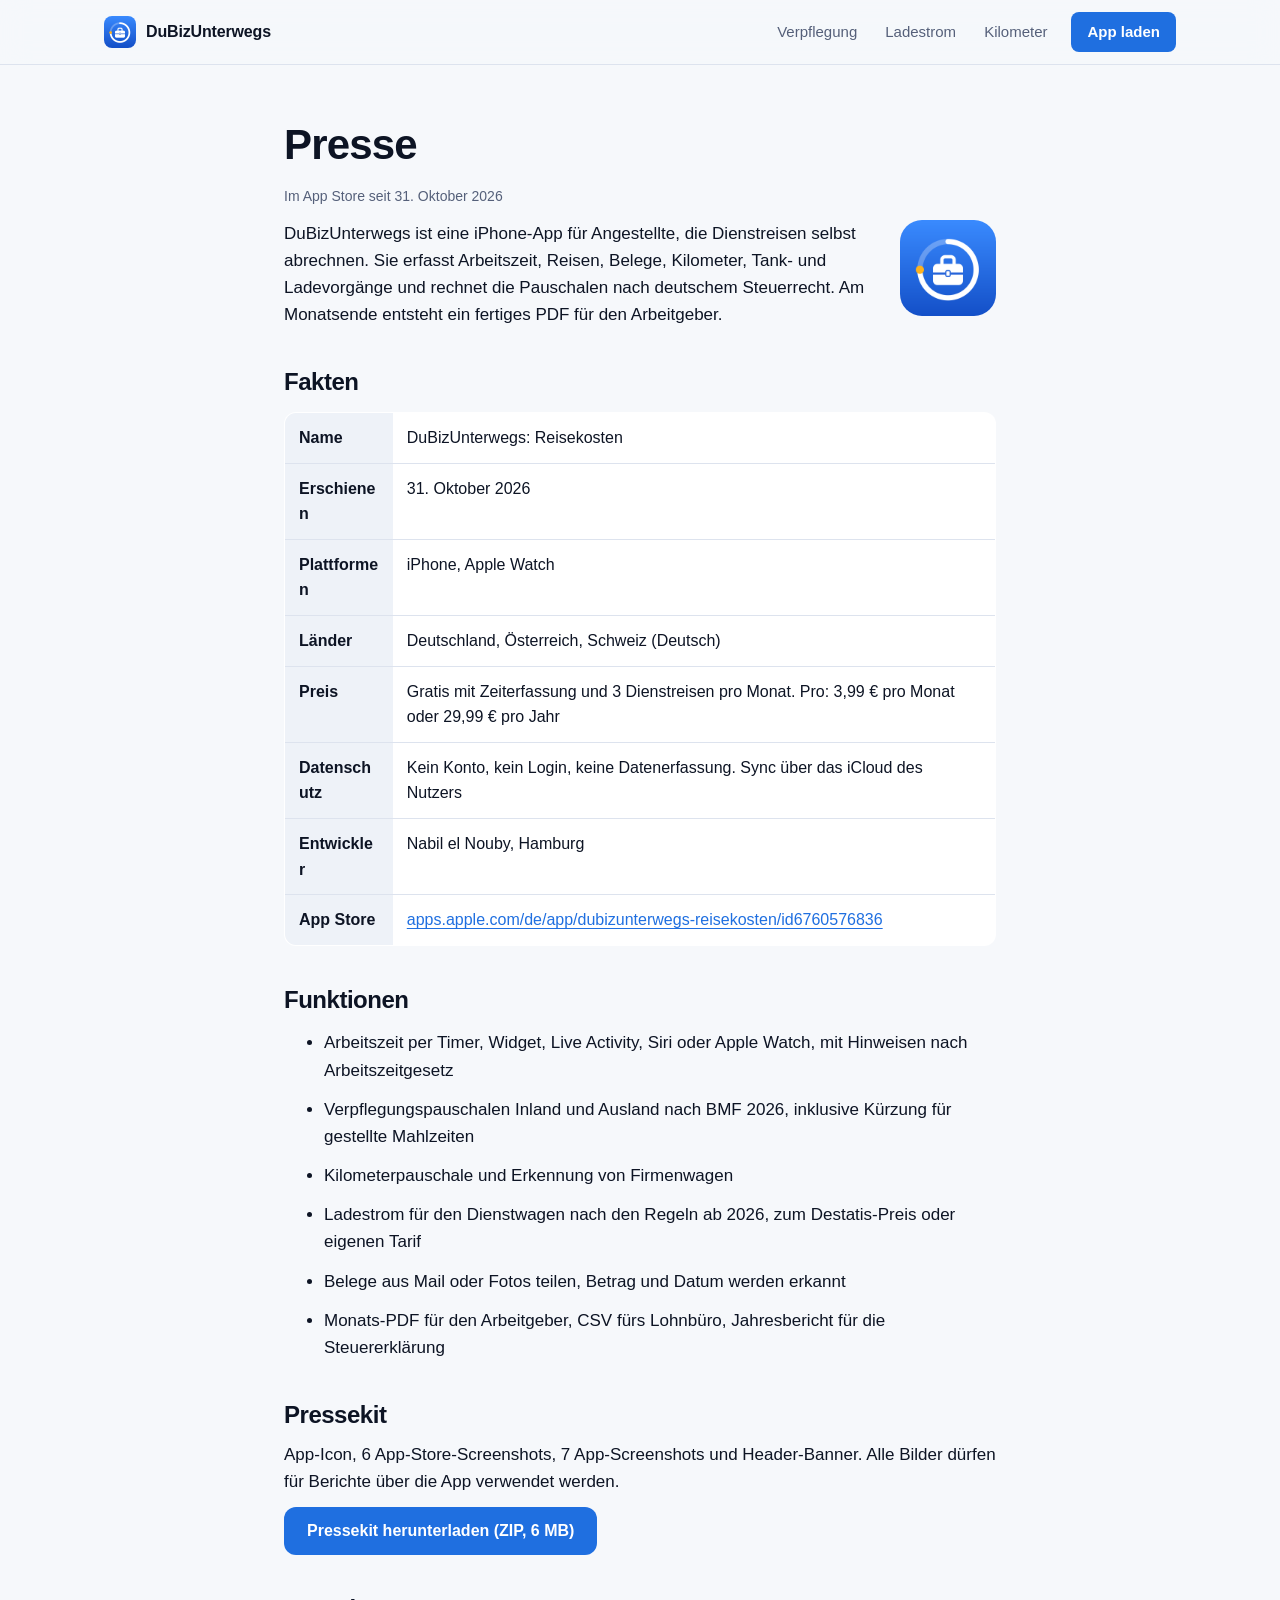
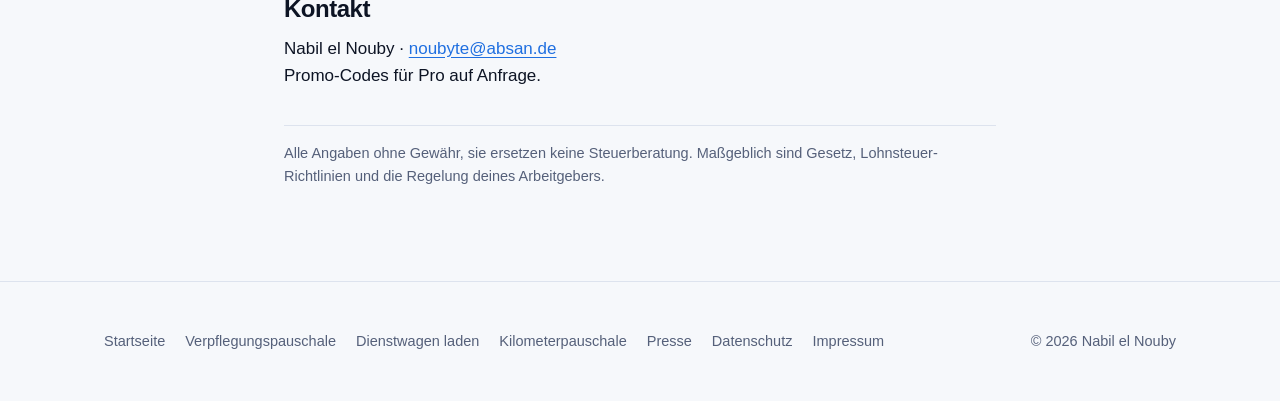
<file: presse.html>
<!doctype html>
<html lang="de">
<head>
<meta charset="utf-8">
<meta name="viewport" content="width=device-width, initial-scale=1">
<title>Presse – DuBizUnterwegs</title>
<meta name="description" content="Pressekit zu DuBizUnterwegs: Fakten, Funktionen, Screenshots und App-Icon zum Download. Jetzt im App Store.">
<link rel="canonical" href="https://dubizunterwegs.de/presse.html">
<meta property="og:title" content="Presse – DuBizUnterwegs">
<meta property="og:description" content="Pressekit zu DuBizUnterwegs: Fakten, Funktionen, Screenshots und App-Icon zum Download. Jetzt im App Store.">
<meta property="og:type" content="website">
<meta property="og:url" content="https://dubizunterwegs.de/presse.html">
<meta property="og:image" content="https://dubizunterwegs.de/img/og.png">
<meta name="twitter:image" content="https://dubizunterwegs.de/img/og.png">
<meta property="og:site_name" content="DuBizUnterwegs">
<meta property="og:locale" content="de_DE">
<meta name="twitter:card" content="summary_large_image">
<meta name="theme-color" content="#0b1220">
<link rel="icon" href="img/icon.png">
<link rel="apple-touch-icon" href="img/icon.png">
<link rel="stylesheet" href="style.css">
<style>
.legal .stand{color:var(--muted);font-size:14px;margin-top:-6px}
.legal .box{background:var(--accent-soft);border-radius:16px;padding:18px 20px;margin:28px 0}
.legal .box p{margin:.3em 0}
.legal .box .btn{margin-top:10px;display:inline-block}
.legal .sources{font-size:14.5px;color:var(--muted)}
.legal td,.legal th{overflow-wrap:anywhere}
.legal .hint{font-size:14.5px;color:var(--muted);border-top:1px solid var(--border);padding-top:16px;margin-top:36px}
</style>

</head>
<body>
<header class="site"><div class="wrap"><a class="brand" href="/"><img src="img/icon.png" width="32" height="32" alt=""> DuBizUnterwegs</a>
<nav class="main"><a href="verpflegungspauschale-2026.html">Verpflegung</a><a href="dienstwagen-laden-2026.html">Ladestrom</a><a href="kilometerpauschale-2026.html">Kilometer</a><a class="cta" href="https://apps.apple.com/de/app/dubizunterwegs-reisekosten/id6760576836" data-store="App laden" >App laden</a></nav></div></header>
<main class="legal">
<h1>Presse</h1>
<p class="stand">Im App Store seit 31. Oktober 2026</p>
<p><img src="img/icon.png" width="96" height="96" alt="App-Icon DuBizUnterwegs" style="border-radius:22px;float:right;margin:0 0 12px 16px">DuBizUnterwegs ist eine iPhone-App für Angestellte, die Dienstreisen selbst abrechnen. Sie erfasst Arbeitszeit, Reisen, Belege, Kilometer, Tank- und Ladevorgänge und rechnet die Pauschalen nach deutschem Steuerrecht. Am Monatsende entsteht ein fertiges PDF für den Arbeitgeber.</p>

<h2>Fakten</h2>
<table>
<tr><th>Name</th><td>DuBizUnterwegs: Reisekosten</td></tr>
<tr><th>Erschienen</th><td>31. Oktober 2026</td></tr>
<tr><th>Plattformen</th><td>iPhone, Apple Watch</td></tr>
<tr><th>Länder</th><td>Deutschland, Österreich, Schweiz (Deutsch)</td></tr>
<tr><th>Preis</th><td>Gratis mit Zeiterfassung und 3 Dienstreisen pro Monat. Pro: 3,99 € pro Monat oder 29,99 € pro Jahr</td></tr>
<tr><th>Datenschutz</th><td>Kein Konto, kein Login, keine Datenerfassung. Sync über das iCloud des Nutzers</td></tr>
<tr><th>Entwickler</th><td>Nabil el Nouby, Hamburg</td></tr>
<tr><th>App Store</th><td><a href="https://apps.apple.com/de/app/dubizunterwegs-reisekosten/id6760576836">apps.apple.com/de/app/dubizunterwegs-reisekosten/id6760576836</a></td></tr>
</table>

<h2>Funktionen</h2>
<ul>
<li>Arbeitszeit per Timer, Widget, Live Activity, Siri oder Apple Watch, mit Hinweisen nach Arbeitszeitgesetz</li>
<li>Verpflegungspauschalen Inland und Ausland nach BMF 2026, inklusive Kürzung für gestellte Mahlzeiten</li>
<li>Kilometerpauschale und Erkennung von Firmenwagen</li>
<li>Ladestrom für den Dienstwagen nach den Regeln ab 2026, zum Destatis-Preis oder eigenen Tarif</li>
<li>Belege aus Mail oder Fotos teilen, Betrag und Datum werden erkannt</li>
<li>Monats-PDF für den Arbeitgeber, CSV fürs Lohnbüro, Jahresbericht für die Steuererklärung</li>
</ul>

<h2>Pressekit</h2>
<p>App-Icon, 6 App-Store-Screenshots, 7 App-Screenshots und Header-Banner. Alle Bilder dürfen für Berichte über die App verwendet werden.</p>
<p><a class="btn" href="presse/DuBizUnterwegs-Pressekit.zip">Pressekit herunterladen (ZIP, 6 MB)</a></p>

<h2>Kontakt</h2>
<p>Nabil el Nouby · <a href="mailto:noubyte@absan.de">noubyte@absan.de</a><br>Promo-Codes für Pro auf Anfrage.</p>
<p class="hint">Alle Angaben ohne Gewähr, sie ersetzen keine Steuerberatung. Maßgeblich sind Gesetz, Lohnsteuer-Richtlinien und die Regelung deines Arbeitgebers.</p>
</main>
<footer class="site"><div class="wrap"><nav><a href="index.html">Startseite</a><a href="verpflegungspauschale-2026.html">Verpflegungspauschale</a><a href="dienstwagen-laden-2026.html">Dienstwagen laden</a><a href="kilometerpauschale-2026.html">Kilometerpauschale</a><a href="presse.html">Presse</a><a href="datenschutz.html">Datenschutz</a><a href="impressum.html">Impressum</a></nav><span class="copy">© 2026 Nabil el Nouby</span></div></footer>
<script src="store.js"></script>
</body>
</html>
</file>
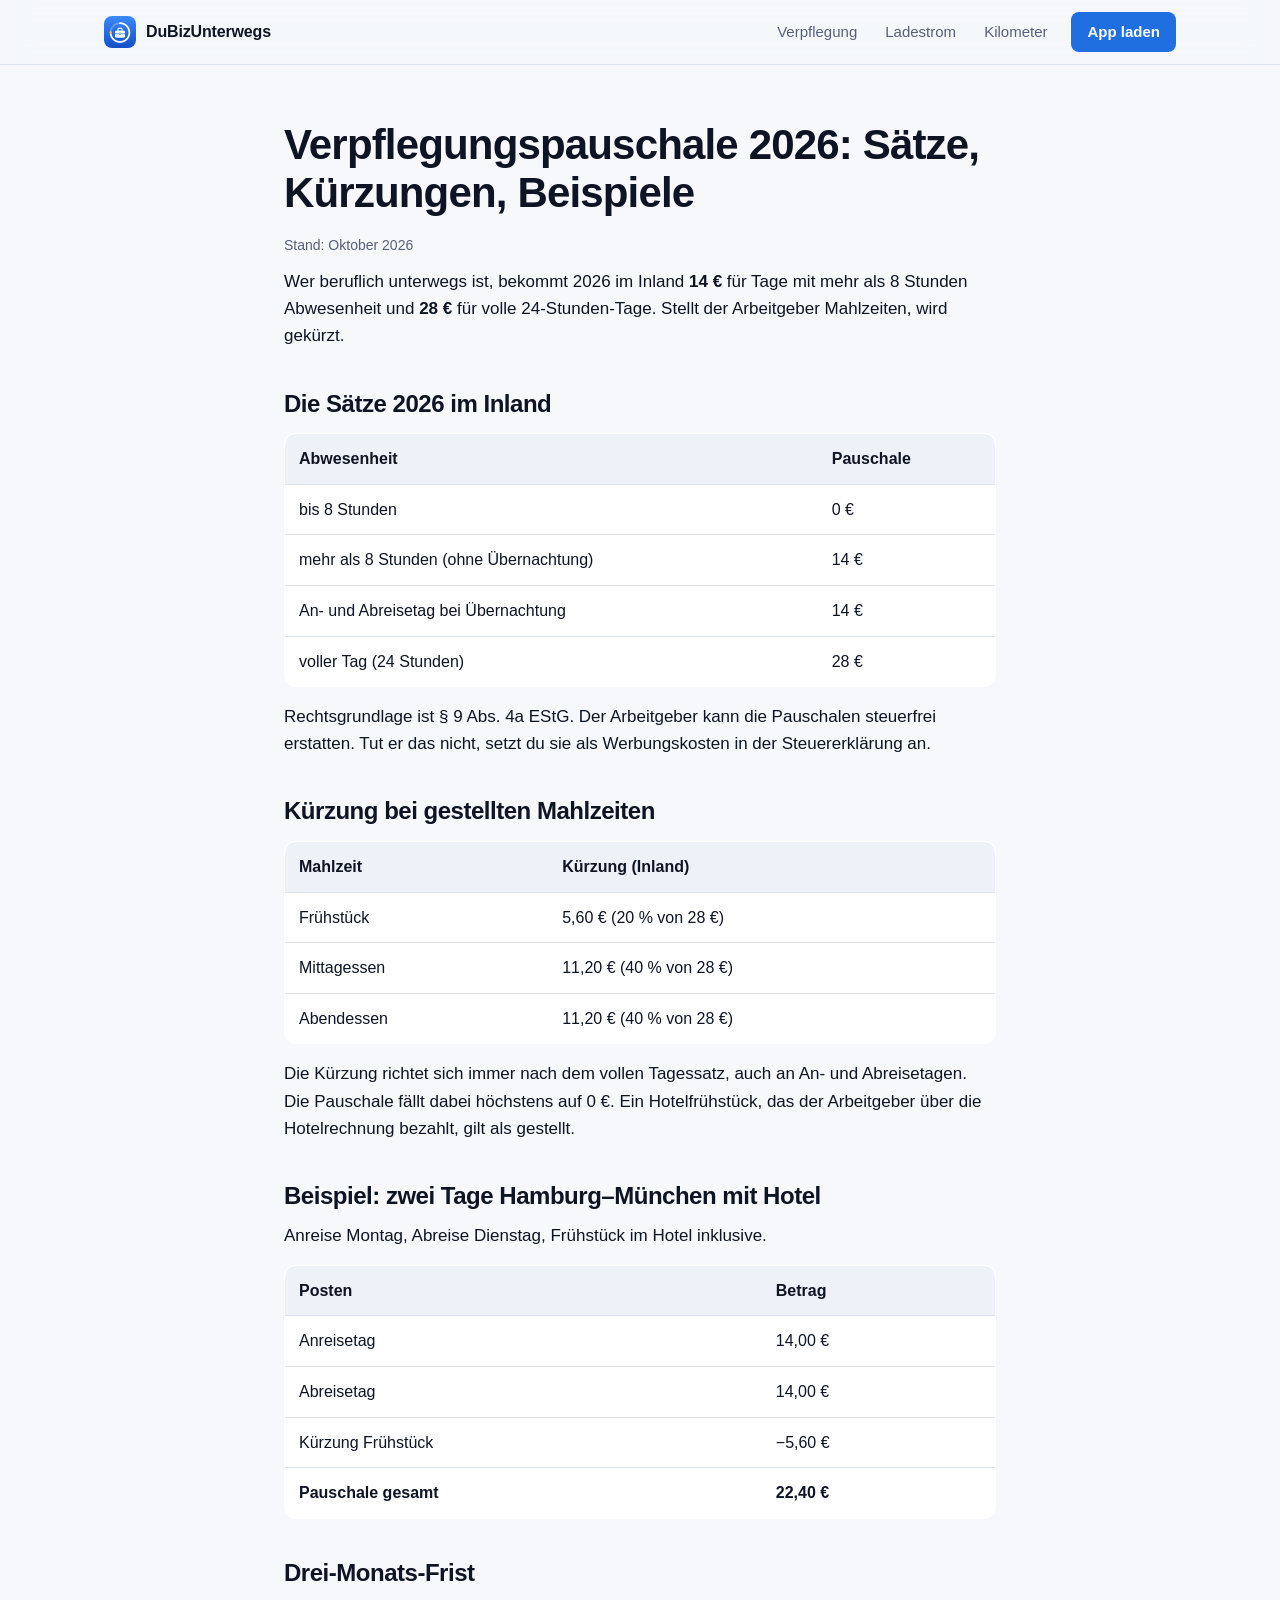
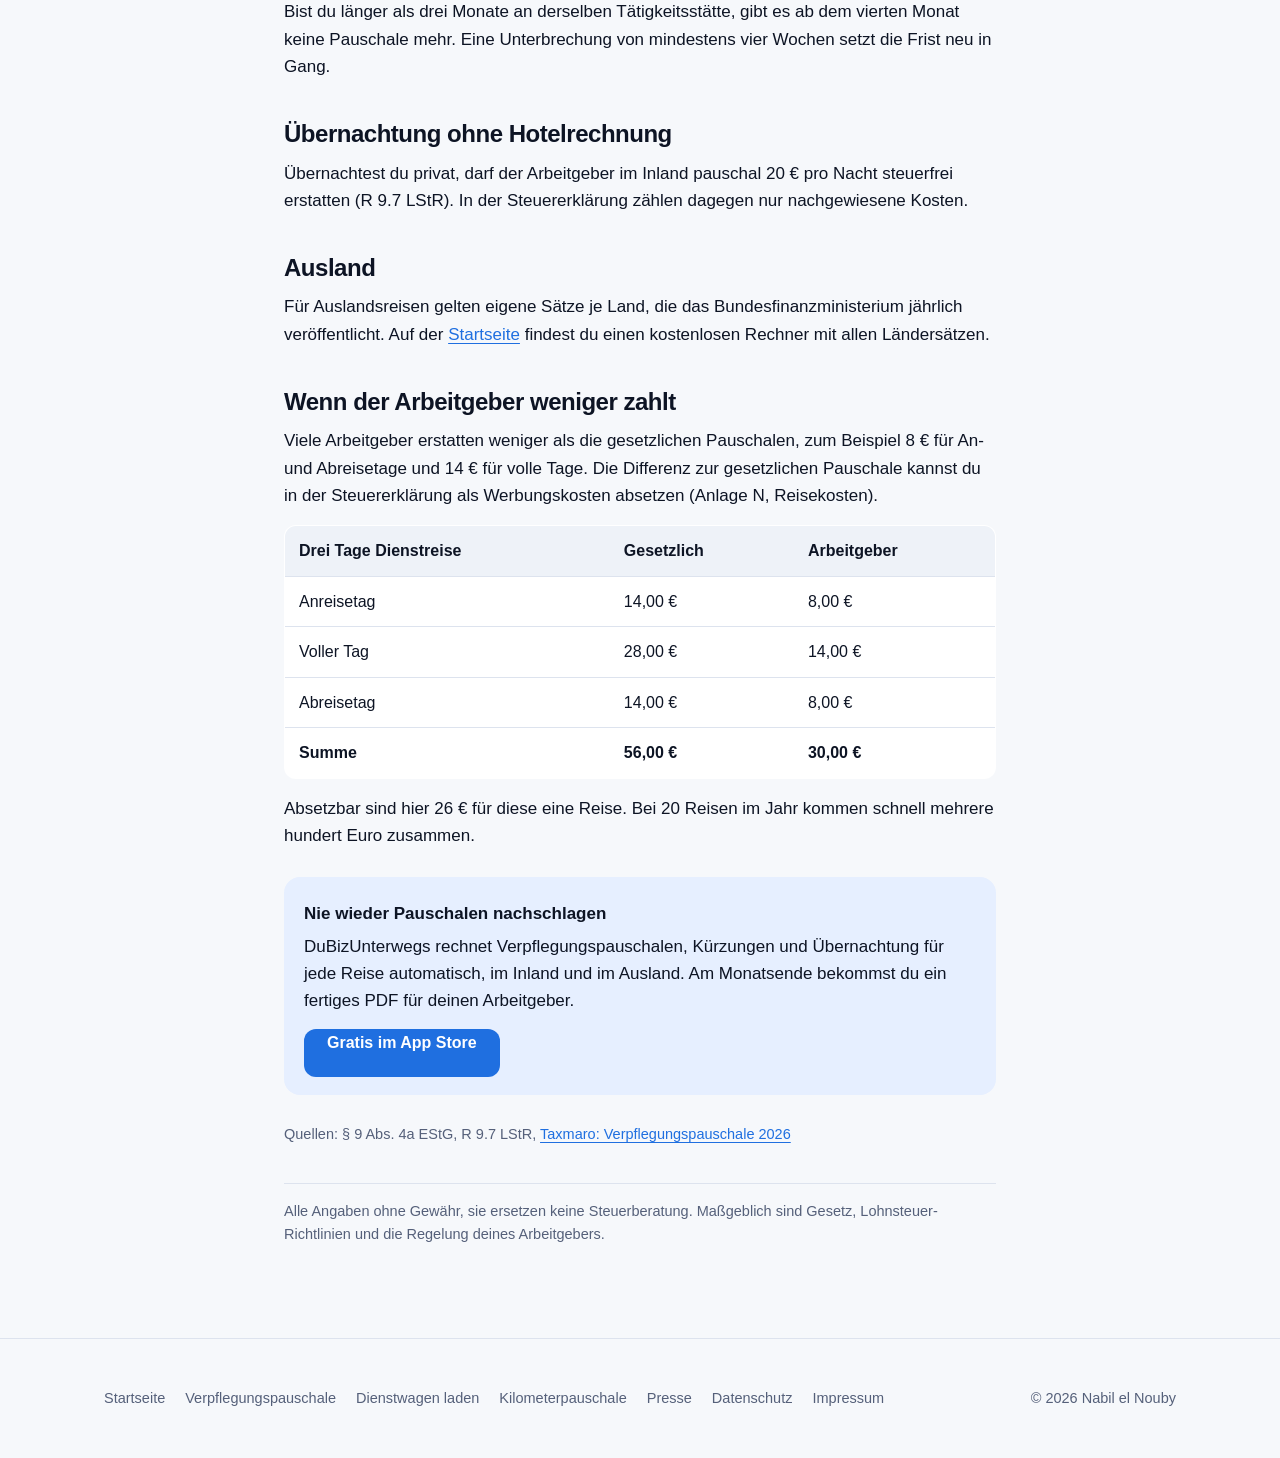
<file: verpflegungspauschale-2026.html>
<!doctype html>
<html lang="de">
<head>
<meta charset="utf-8">
<meta name="viewport" content="width=device-width, initial-scale=1">
<title>Verpflegungspauschale 2026: 14 € und 28 €, Kürzungen, Beispiele</title>
<meta name="description" content="Verpflegungspauschale 2026: 14 € ab 8 Stunden, 28 € pro vollem Tag. Kürzung für Frühstück 5,60 €, Mittag- und Abendessen je 11,20 €. Mit Beispiel.">
<link rel="canonical" href="https://dubizunterwegs.de/verpflegungspauschale-2026.html">
<meta property="og:title" content="Verpflegungspauschale 2026: 14 € und 28 €, Kürzungen, Beispiele">
<meta property="og:description" content="Verpflegungspauschale 2026 im Inland: 14 € ab 8 Stunden, 28 € pro vollem Tag. Kürzung für Frühstück 5,60 €, Mittag- und Abendessen 11,20 €. Mit Beispielrechnung.">
<meta property="og:type" content="article">
<meta property="og:url" content="https://dubizunterwegs.de/verpflegungspauschale-2026.html">
<meta property="og:image" content="https://dubizunterwegs.de/img/og.png">
<meta name="twitter:image" content="https://dubizunterwegs.de/img/og.png">
<meta property="og:site_name" content="DuBizUnterwegs">
<meta property="og:locale" content="de_DE">
<meta name="twitter:card" content="summary_large_image">
<meta name="theme-color" content="#0b1220">
<link rel="icon" href="img/icon.png">
<link rel="apple-touch-icon" href="img/icon.png">
<link rel="stylesheet" href="style.css">
<style>
.legal .stand{color:var(--muted);font-size:14px;margin-top:-6px}
.legal .box{background:var(--accent-soft);border-radius:16px;padding:18px 20px;margin:28px 0}
.legal .box p{margin:.3em 0}
.legal .box .btn{margin-top:10px;display:inline-block}
.legal .sources{font-size:14.5px;color:var(--muted)}
.legal td,.legal th{overflow-wrap:anywhere}
.legal .hint{font-size:14.5px;color:var(--muted);border-top:1px solid var(--border);padding-top:16px;margin-top:36px}
</style>
<script type="application/ld+json">{"@context": "https://schema.org", "@graph": [{"@type": "Article", "headline": "Verpflegungspauschale 2026: 14 € und 28 €, Kürzungen, Beispiele", "inLanguage": "de", "dateModified": "2026-11-14", "author": {"@type": "Person", "name": "Nabil el Nouby"}, "mainEntityOfPage": "https://dubizunterwegs.de/verpflegungspauschale-2026.html"}, {"@type": "FAQPage", "mainEntity": [{"@type": "Question", "name": "Wie hoch ist die Verpflegungspauschale 2026?", "acceptedAnswer": {"@type": "Answer", "text": "Im Inland 14 € bei mehr als 8 Stunden Abwesenheit und an An- und Abreisetagen, 28 € für volle 24-Stunden-Tage."}}, {"@type": "Question", "name": "Um wie viel wird bei einem Hotelfrühstück gekürzt?", "acceptedAnswer": {"@type": "Answer", "text": "Um 5,60 €, also 20 % des vollen Tagessatzes von 28 €. Mittag- und Abendessen kürzen um je 11,20 €."}}, {"@type": "Question", "name": "Was kann ich absetzen, wenn mein Arbeitgeber weniger als die Verpflegungspauschale zahlt?", "acceptedAnswer": {"@type": "Answer", "text": "Die Differenz zwischen gesetzlicher Pauschale und steuerfreier Erstattung ist als Werbungskosten absetzbar. Beispiel: drei Reisetage ergeben gesetzlich 56 €; zahlt der Arbeitgeber 8 € + 14 € + 8 € = 30 €, sind 26 € absetzbar."}}, {"@type": "Question", "name": "Gibt es eine Verpflegungspauschale bei einer eintägigen Dienstreise unter 8 Stunden?", "acceptedAnswer": {"@type": "Answer", "text": "Nein. Bei eintägigen Reisen im Inland gibt es die 14 € erst ab mehr als 8 Stunden Abwesenheit von Wohnung und erster Tätigkeitsstätte."}}]}]}</script>
</head>
<body>
<header class="site"><div class="wrap"><a class="brand" href="/"><img src="img/icon.png" width="32" height="32" alt=""> DuBizUnterwegs</a>
<nav class="main"><a href="verpflegungspauschale-2026.html">Verpflegung</a><a href="dienstwagen-laden-2026.html">Ladestrom</a><a href="kilometerpauschale-2026.html">Kilometer</a><a class="cta" href="https://apps.apple.com/de/app/dubizunterwegs-reisekosten/id6760576836" data-store="App laden" >App laden</a></nav></div></header>
<main class="legal">
<h1>Verpflegungspauschale 2026: Sätze, Kürzungen, Beispiele</h1>
<p class="stand">Stand: Oktober 2026</p>
<p>Wer beruflich unterwegs ist, bekommt 2026 im Inland <strong>14 €</strong> für Tage mit mehr als 8 Stunden Abwesenheit und <strong>28 €</strong> für volle 24-Stunden-Tage. Stellt der Arbeitgeber Mahlzeiten, wird gekürzt.</p>

<h2>Die Sätze 2026 im Inland</h2>
<table>
<tr><th>Abwesenheit</th><th>Pauschale</th></tr>
<tr><td>bis 8 Stunden</td><td>0 €</td></tr>
<tr><td>mehr als 8 Stunden (ohne Übernachtung)</td><td>14 €</td></tr>
<tr><td>An- und Abreisetag bei Übernachtung</td><td>14 €</td></tr>
<tr><td>voller Tag (24 Stunden)</td><td>28 €</td></tr>
</table>
<p>Rechtsgrundlage ist § 9 Abs. 4a EStG. Der Arbeitgeber kann die Pauschalen steuerfrei erstatten. Tut er das nicht, setzt du sie als Werbungskosten in der Steuererklärung an.</p>

<h2>Kürzung bei gestellten Mahlzeiten</h2>
<table>
<tr><th>Mahlzeit</th><th>Kürzung (Inland)</th></tr>
<tr><td>Frühstück</td><td>5,60 € (20 % von 28 €)</td></tr>
<tr><td>Mittagessen</td><td>11,20 € (40 % von 28 €)</td></tr>
<tr><td>Abendessen</td><td>11,20 € (40 % von 28 €)</td></tr>
</table>
<p>Die Kürzung richtet sich immer nach dem vollen Tagessatz, auch an An- und Abreisetagen. Die Pauschale fällt dabei höchstens auf 0 €. Ein Hotelfrühstück, das der Arbeitgeber über die Hotelrechnung bezahlt, gilt als gestellt.</p>

<h2>Beispiel: zwei Tage Hamburg–München mit Hotel</h2>
<p>Anreise Montag, Abreise Dienstag, Frühstück im Hotel inklusive.</p>
<table>
<tr><th>Posten</th><th>Betrag</th></tr>
<tr><td>Anreisetag</td><td>14,00 €</td></tr>
<tr><td>Abreisetag</td><td>14,00 €</td></tr>
<tr><td>Kürzung Frühstück</td><td>−5,60 €</td></tr>
<tr><td><strong>Pauschale gesamt</strong></td><td><strong>22,40 €</strong></td></tr>
</table>

<h2>Drei-Monats-Frist</h2>
<p>Bist du länger als drei Monate an derselben Tätigkeitsstätte, gibt es ab dem vierten Monat keine Pauschale mehr. Eine Unterbrechung von mindestens vier Wochen setzt die Frist neu in Gang.</p>

<h2>Übernachtung ohne Hotelrechnung</h2>
<p>Übernachtest du privat, darf der Arbeitgeber im Inland pauschal 20 € pro Nacht steuerfrei erstatten (R 9.7 LStR). In der Steuererklärung zählen dagegen nur nachgewiesene Kosten.</p>

<h2>Ausland</h2>
<p>Für Auslandsreisen gelten eigene Sätze je Land, die das Bundesfinanzministerium jährlich veröffentlicht. Auf der <a href="index.html#rechner">Startseite</a> findest du einen kostenlosen Rechner mit allen Ländersätzen.</p>

<h2>Wenn der Arbeitgeber weniger zahlt</h2>
<p>Viele Arbeitgeber erstatten weniger als die gesetzlichen Pauschalen, zum Beispiel 8 € für An- und Abreisetage und 14 € für volle Tage. Die Differenz zur gesetzlichen Pauschale kannst du in der Steuererklärung als Werbungskosten absetzen (Anlage N, Reisekosten).</p>
<table>
<tr><th>Drei Tage Dienstreise</th><th>Gesetzlich</th><th>Arbeitgeber</th></tr>
<tr><td>Anreisetag</td><td>14,00 €</td><td>8,00 €</td></tr>
<tr><td>Voller Tag</td><td>28,00 €</td><td>14,00 €</td></tr>
<tr><td>Abreisetag</td><td>14,00 €</td><td>8,00 €</td></tr>
<tr><td><strong>Summe</strong></td><td><strong>56,00 €</strong></td><td><strong>30,00 €</strong></td></tr>
</table>
<p>Absetzbar sind hier 26 € für diese eine Reise. Bei 20 Reisen im Jahr kommen schnell mehrere hundert Euro zusammen.</p>

<div class="box">
<p><strong>Nie wieder Pauschalen nachschlagen</strong></p>
<p>DuBizUnterwegs rechnet Verpflegungspauschalen, Kürzungen und Übernachtung für jede Reise automatisch, im Inland und im Ausland. Am Monatsende bekommst du ein fertiges PDF für deinen Arbeitgeber.</p>
<a class="btn" href="https://apps.apple.com/de/app/dubizunterwegs-reisekosten/id6760576836" data-store="Gratis im App Store" >Gratis im App Store</a>
</div>

<p class="sources">Quellen: § 9 Abs. 4a EStG, R 9.7 LStR, <a href="https://www.taxmaro.com/post/verpflegungspauschale-2026-saetze-lohnabrechnung">Taxmaro: Verpflegungspauschale 2026</a></p>
<p class="hint">Alle Angaben ohne Gewähr, sie ersetzen keine Steuerberatung. Maßgeblich sind Gesetz, Lohnsteuer-Richtlinien und die Regelung deines Arbeitgebers.</p>
</main>
<footer class="site"><div class="wrap"><nav><a href="index.html">Startseite</a><a href="verpflegungspauschale-2026.html">Verpflegungspauschale</a><a href="dienstwagen-laden-2026.html">Dienstwagen laden</a><a href="kilometerpauschale-2026.html">Kilometerpauschale</a><a href="presse.html">Presse</a><a href="datenschutz.html">Datenschutz</a><a href="impressum.html">Impressum</a></nav><span class="copy">© 2026 Nabil el Nouby</span></div></footer>
<script src="store.js"></script>
</body>
</html>
</file>
<file: style.css>
/* DuBizUnterwegs – Designsystem
   Raster: 8 px · Breite: 1120 px · Typo-Skala: 14/16/18/22/28/40/56 */
:root{
  --bg:#f6f8fb; --surface:#ffffff; --surface-2:#eef2f8; --text:#0d1424; --muted:#55607a;
  --border:#dde3ee; --accent:#1f6fe0; --accent-hover:#1a5fc4; --accent-ink:#fff; --accent-soft:#e6efff;
  --good:#118a52; --good-soft:#e5f6ec; --warn:#a35b00;
  --ink-band:#0b1220; --ink-band-2:#121c31; --on-ink:#e8edf5; --on-ink-muted:#a9b4c6;
  --radius:16px; --radius-lg:24px; --shadow:0 1px 2px rgba(13,20,36,.06),0 8px 24px rgba(13,20,36,.06);
  --focus:0 0 0 3px #fff,0 0 0 5px var(--accent);
  --wrap:1120px; --gutter:24px; --section:96px;
  color-scheme:light dark;
}
@media (prefers-color-scheme:dark){:root{
  --bg:#0e131d; --surface:#151c2a; --surface-2:#1b2435; --text:#eef2f8; --muted:#9ba7bc;
  --border:#263146; --accent:#5b9bff; --accent-hover:#7aaeff; --accent-ink:#0b1220; --accent-soft:#18284a;
  --good:#3ccf8e; --good-soft:#123326; --warn:#f0b35a;
  --ink-band:#0a0f1a; --ink-band-2:#111a2c;
  --shadow:0 1px 2px rgba(0,0,0,.4),0 8px 24px rgba(0,0,0,.3);
  --focus:0 0 0 3px var(--bg),0 0 0 5px var(--accent);
}}
*,*::before,*::after{box-sizing:border-box}
html{scroll-behavior:smooth;-webkit-text-size-adjust:100%}
@media (prefers-reduced-motion:reduce){html{scroll-behavior:auto}*{transition:none!important;animation:none!important}}
body{margin:0;background:var(--bg);color:var(--text);font:16px/1.6 -apple-system,BlinkMacSystemFont,"SF Pro Text","Inter","Segoe UI",Roboto,sans-serif;-webkit-font-smoothing:antialiased}
img,video,svg{display:block;max-width:100%}
a{color:var(--accent);text-underline-offset:3px}
a:hover{color:var(--accent-hover)}
:focus-visible{outline:none;box-shadow:var(--focus);border-radius:8px}
h1,h2,h3{line-height:1.15;letter-spacing:-.02em;margin:0}
h1{font-size:clamp(36px,5.4vw,56px);font-weight:800}
h2{font-size:clamp(28px,3.6vw,40px);font-weight:750}
h3{font-size:18px;font-weight:650;letter-spacing:-.01em}
p{margin:0}
.wrap{max-width:var(--wrap);margin:0 auto;padding:0 var(--gutter)}
.skip{position:absolute;left:-999px;top:8px;background:var(--surface);padding:8px 16px;border-radius:8px;z-index:100}
.skip:focus{left:16px}
.icon{width:24px;height:24px;flex:none;stroke:currentColor;fill:none;stroke-width:1.75;stroke-linecap:round;stroke-linejoin:round}

/* Buttons – Mindesthöhe 48 px (Fitts) */
.btn{display:inline-flex;align-items:center;justify-content:center;gap:8px;min-height:48px;padding:0 22px;border-radius:12px;border:1px solid transparent;background:var(--accent);color:var(--accent-ink);font-weight:650;font-size:16px;text-decoration:none;cursor:pointer;transition:background .15s,transform .15s,box-shadow .15s}
.btn:hover{background:var(--accent-hover);color:var(--accent-ink);transform:translateY(-1px)}
.btn:active{transform:translateY(0)}
.btn.secondary{background:var(--surface);color:var(--text);border-color:var(--border)}
.btn.secondary:hover{background:var(--surface-2);color:var(--text)}
.btn .icon{width:20px;height:20px}
.soon{cursor:default;opacity:.85}

/* Header */
header.site{position:sticky;top:0;z-index:50;background:color-mix(in srgb,var(--bg) 82%,transparent);backdrop-filter:saturate(1.6) blur(14px);-webkit-backdrop-filter:saturate(1.6) blur(14px);border-bottom:1px solid var(--border)}
header.site .wrap{display:flex;align-items:center;gap:24px;height:64px}
.brand{display:flex;align-items:center;gap:10px;font-weight:750;color:var(--text);text-decoration:none;letter-spacing:-.01em}
.brand img,.brand .logo{width:32px;height:32px;border-radius:8px}
.brand .logo{display:grid;place-items:center;background:var(--accent);color:var(--accent-ink);font-size:16px}
nav.main{margin-left:auto;display:flex;align-items:center;gap:4px;font-size:15px}
nav.main a{color:var(--muted);text-decoration:none;padding:8px 12px;border-radius:8px}
nav.main a:hover,nav.main a[aria-current="true"]{color:var(--text);background:var(--surface-2)}
nav.main a.cta{margin-left:8px;background:var(--accent);color:var(--accent-ink);font-weight:650;padding:8px 16px}
nav.main a.cta:hover{background:var(--accent-hover)}
@media (max-width:760px){nav.main a:not(.cta){display:none}}

/* Sections */
section{padding:var(--section) 0;scroll-margin-top:64px}
.section-head{max-width:680px;margin-bottom:48px}
.section-head.center{margin-left:auto;margin-right:auto;text-align:center}
.eyebrow{display:inline-block;color:var(--accent);font-weight:700;font-size:14px;letter-spacing:.04em;text-transform:uppercase;margin-bottom:12px}
.section-head p{margin-top:16px;font-size:18px;color:var(--muted)}
.section-head p.eyebrow{margin:0 0 12px;font-size:14px;color:var(--accent)}
.band{background:var(--surface)}
@media (max-width:760px){:root{--section:64px;--gutter:16px}}

/* Hero */
.hero{padding:72px 0 88px}
.hero .wrap{display:grid;grid-template-columns:1.15fr .85fr;gap:56px;align-items:center}
.status{display:inline-flex;align-items:center;gap:8px;padding:6px 12px 6px 10px;border-radius:999px;background:var(--accent-soft);color:var(--accent);font-weight:650;font-size:14px;margin-bottom:24px}
.status .dot{width:8px;height:8px;border-radius:50%;background:currentColor;box-shadow:0 0 0 4px color-mix(in srgb,currentColor 25%,transparent)}
.hero .lead{font-size:19px;color:var(--muted);max-width:34em;margin-top:20px}
.actions{display:flex;flex-wrap:wrap;gap:12px;margin-top:32px}
.trust{display:flex;flex-wrap:wrap;gap:12px 24px;margin:32px 0 0;padding:0;list-style:none;color:var(--muted);font-size:15px}
.trust li{display:flex;align-items:center;gap:8px}
.trust .icon{width:20px;height:20px;color:var(--good)}
.hero-visual{display:flex;justify-content:center;position:relative}
.hero-visual::before{content:'';position:absolute;inset:8% 6%;border-radius:40%;background:radial-gradient(closest-side,color-mix(in srgb,var(--accent) 35%,transparent),transparent);filter:blur(8px)}
@media (max-width:900px){.hero .wrap{grid-template-columns:1fr;gap:40px}.hero{padding:48px 0 64px}}

/* Phone frame */
.phone{position:relative;width:280px;max-width:72vw;border-radius:46px;padding:9px;background:#1f2633;box-shadow:0 0 0 1.5px rgba(255,255,255,.22),0 30px 70px rgba(5,10,25,.35)}
.phone img,.phone video{width:100%;height:auto;border-radius:38px;background:#000}

/* Stories – Kontinuität über eine Schrittleiste */
.showcase{background:var(--ink-band);color:var(--on-ink)}
.showcase h2,.showcase h3{color:#fff}
.showcase .section-head p{color:var(--on-ink-muted)}
.showcase .section-head p.eyebrow{color:#7aaeff}
.stories{position:relative;display:grid;gap:96px}
.story{display:grid;grid-template-columns:1fr 1fr;gap:64px;align-items:center}
.story:nth-child(even) .story-text{order:2}
.step{display:flex;align-items:center;gap:12px;margin-bottom:16px;color:#7aaeff;font-weight:700;font-size:14px;letter-spacing:.04em;text-transform:uppercase}
.step b{display:grid;place-items:center;width:32px;height:32px;border-radius:50%;background:#1f6fe0;color:#fff;font-size:15px;letter-spacing:0}
.story-text h3{font-size:clamp(24px,2.8vw,32px);line-height:1.2}
.story-text p{font-size:18px;color:#c9d2e0;margin-top:16px;max-width:30em}
.checks{margin:24px 0 0;padding:0;list-style:none;display:grid;gap:12px}
.checks li{display:flex;gap:12px;align-items:flex-start}
.checks .icon{width:20px;height:20px;margin-top:3px;color:var(--good)}
.showcase .checks .icon{color:#7aaeff}
.story-media{display:flex;justify-content:center;padding:48px 0;border-radius:var(--radius-lg);background:radial-gradient(55% 55% at 50% 50%,rgba(91,155,255,.42),rgba(91,155,255,.06) 70%,transparent),linear-gradient(160deg,#1a2a4a,#0f182b);border:1px solid rgba(255,255,255,.06)}
@media (max-width:860px){.stories{gap:72px}.story{grid-template-columns:1fr;gap:32px}.story:nth-child(even) .story-text{order:0}.story-media{padding:32px 0}}

/* Karten / Feature-Grid – gleiche Form = gleiche Bedeutung */
.grid{display:grid;grid-template-columns:repeat(3,1fr);gap:24px}
.card{background:var(--surface);border:1px solid var(--border);border-radius:var(--radius);padding:24px;box-shadow:var(--shadow)}
.band .card{background:var(--bg)}
.feature .ic{display:grid;place-items:center;width:48px;height:48px;border-radius:12px;background:var(--accent-soft);color:var(--accent);margin-bottom:16px}
.feature p{color:var(--muted);margin-top:8px;font-size:15.5px}
@media (max-width:900px){.grid{grid-template-columns:1fr 1fr}}
@media (max-width:600px){.grid{grid-template-columns:1fr}}

/* Rechner mit Segment-Umschalter (Hick: eine Aufgabe zur Zeit) */
.calc-shell{max-width:760px;margin:0 auto}
.tabs{display:flex;gap:4px;padding:4px;border-radius:14px;background:var(--surface-2);margin:0 auto 24px;width:max-content;max-width:100%}
.tabs button{appearance:none;border:0;background:transparent;color:var(--muted);font:inherit;font-weight:650;min-height:44px;padding:0 18px;border-radius:10px;cursor:pointer}
.tabs button[aria-selected="true"]{background:var(--surface);color:var(--text);box-shadow:var(--shadow)}
.calc{display:grid;grid-template-columns:1.1fr .9fr;gap:24px;padding:28px}
.calc[hidden]{display:none}
.calc>*{min-width:0}
select{max-width:100%;text-overflow:ellipsis}
.calc .hint{color:var(--muted);font-size:15px;margin-bottom:20px}
.field{margin-bottom:20px}
.field>label,.field .label{display:block;font-weight:600;font-size:15px;margin-bottom:8px}
input[type=number],select{width:100%;min-height:48px;padding:0 14px;border:1px solid var(--border);border-radius:12px;background:var(--surface);color:var(--text);font:inherit;font-size:16px}
input:focus-visible,select:focus-visible{border-color:var(--accent)}
.seg{display:grid;grid-template-columns:1fr 1fr;gap:8px}
.seg label{display:flex;align-items:center;gap:10px;min-height:48px;padding:8px 14px;border:1px solid var(--border);border-radius:12px;cursor:pointer;font-size:15px}
.seg label:has(input:checked){border-color:var(--accent);background:var(--accent-soft)}
.seg input{accent-color:var(--accent);width:18px;height:18px}
.check{display:flex;align-items:center;gap:10px;min-height:44px;cursor:pointer}
.check input{width:20px;height:20px;accent-color:var(--accent)}
.steppers{display:grid;grid-template-columns:repeat(3,minmax(0,1fr));gap:8px}
.stepper{min-width:0;border:1px solid var(--border);border-radius:12px;padding:8px 6px;text-align:center}
@media (max-width:420px){.stepper button{width:32px;height:32px}}
.stepper .row{display:flex;align-items:center;justify-content:space-between}
.stepper button{appearance:none;width:36px;height:36px;border-radius:10px;border:0;background:var(--surface-2);color:var(--text);font-size:20px;line-height:1;cursor:pointer}
.stepper output{font-weight:700;font-size:18px;min-width:2ch}
.stepper small{display:block;color:var(--muted);font-size:13px;margin-top:4px}
.result{align-self:start;position:sticky;top:88px;border-radius:var(--radius);background:var(--good-soft);padding:24px}
.result .label{font-size:14px;font-weight:600;color:var(--good);text-transform:uppercase;letter-spacing:.04em}
.result .big{font-size:40px;font-weight:800;color:var(--good);letter-spacing:-.02em;margin-top:4px}
.result .breakdown{color:var(--muted);font-size:14.5px;margin-top:8px}
.result .warn{color:var(--warn);font-size:14px;margin-top:16px}
.calc-note{color:var(--muted);font-size:14px;text-align:center;margin-top:16px}
@media (max-width:760px){.calc{grid-template-columns:1fr;padding:20px}.result{position:static}}

/* Preise */
.pricing{display:grid;grid-template-columns:1fr 1fr;gap:24px;max-width:800px;margin:0 auto}
.plan{position:relative;display:flex;flex-direction:column;padding:32px}
.plan.pro{border:2px solid var(--accent)}
.plan .badge{position:absolute;top:-13px;left:32px;background:var(--accent);color:var(--accent-ink);font-size:13px;font-weight:700;padding:4px 12px;border-radius:999px}
.plan .price{font-size:44px;font-weight:800;letter-spacing:-.02em;margin-top:12px}
.plan .per{color:var(--muted);font-size:15px}
.plan .checks{margin-top:24px}
.plan .checks .icon{color:var(--accent)}
.price-note{text-align:center;color:var(--muted);font-size:14px;margin-top:24px}
@media (max-width:700px){.pricing{grid-template-columns:1fr}}

/* Datenschutz */
.privacy{display:grid;grid-template-columns:repeat(3,1fr);gap:24px}
.privacy .item{display:flex;gap:16px}
.privacy .item .icon{width:28px;height:28px;color:var(--good);margin-top:2px}
.privacy p{color:var(--muted);font-size:15.5px;margin-top:4px}
@media (max-width:800px){.privacy{grid-template-columns:1fr}}

/* Ratgeber */
.guides{display:grid;grid-template-columns:repeat(3,1fr);gap:24px}
.guide{display:flex;flex-direction:column;text-decoration:none;color:var(--text);transition:transform .15s,box-shadow .15s,border-color .15s}
.guide:hover{transform:translateY(-2px);border-color:var(--accent);color:var(--text)}
.guide .tag{font-size:13px;font-weight:700;color:var(--accent);text-transform:uppercase;letter-spacing:.04em}
.guide h3{margin-top:8px}
.guide p{color:var(--muted);font-size:15.5px;margin-top:8px;flex:1}
.guide .more{margin-top:16px;font-weight:650;color:var(--accent)}
@media (max-width:900px){.guides{grid-template-columns:1fr}}

/* FAQ – Akkordeon mit klarer Affordanz */
.faq{max-width:760px;margin:0 auto;display:grid;gap:12px}
.faq details{background:var(--surface);border:1px solid var(--border);border-radius:var(--radius)}
.faq summary{list-style:none;cursor:pointer;display:flex;align-items:center;justify-content:space-between;gap:16px;min-height:56px;padding:12px 20px;font-weight:650}
.faq summary::-webkit-details-marker{display:none}
.faq summary::after{content:'';flex:none;width:12px;height:12px;border-right:2px solid var(--muted);border-bottom:2px solid var(--muted);transform:rotate(45deg) translateY(-3px);transition:transform .2s}
.faq details[open] summary::after{transform:rotate(-135deg) translateY(-3px)}
.faq details p{padding:0 20px 20px;color:var(--muted)}

/* Abschluss-CTA */
.final{background:linear-gradient(150deg,#1f6fe0,#1849a8);color:#fff;text-align:center}
.final h2{color:#fff}
.final p{color:#dbe7ff;font-size:18px;margin-top:16px}
.final .actions{justify-content:center}
.final .btn{background:#fff;color:#0d1424}
.final .btn:hover{background:#e8efff;color:#0d1424}
.final .btn.secondary{background:transparent;color:#fff;border-color:rgba(255,255,255,.5)}
.final .btn.secondary:hover{background:rgba(255,255,255,.1)}

/* Footer */
footer.site{border-top:1px solid var(--border);padding:48px 0;color:var(--muted);font-size:14.5px}
footer.site .wrap{display:flex;flex-wrap:wrap;gap:16px 32px;align-items:center;justify-content:space-between}
footer.site nav{display:flex;flex-wrap:wrap;gap:8px 20px}
footer.site a{color:var(--muted);text-decoration:none}
footer.site a:hover{color:var(--text);text-decoration:underline}
.footer-cols{display:grid!important;grid-template-columns:1.4fr 1fr 1fr 1fr;gap:32px;align-items:start!important}
.footer-cols h4{margin:0 0 12px;font-size:14px;color:var(--text)}
.footer-cols ul{list-style:none;margin:0;padding:0;display:grid;gap:8px}
.footer-cols .about p{margin-top:12px;max-width:28em}
@media (max-width:760px){.footer-cols{grid-template-columns:1fr 1fr}}

/* Unterseiten (Ratgeber, Rechtliches) */
.legal{max-width:760px;padding:56px var(--gutter) 80px;margin:0 auto}
.legal h1{font-size:clamp(30px,4.4vw,42px)}
.legal h2{font-size:24px;margin-top:40px;margin-bottom:12px}
.legal p,.legal li{margin:12px 0;font-size:17px}
.legal table{width:100%;border-collapse:collapse;margin:16px 0;font-size:16px;background:var(--surface);border:1px solid var(--border);border-radius:12px;overflow:hidden}
.legal th,.legal td{text-align:left;vertical-align:top;padding:12px 14px;border-bottom:1px solid var(--border);overflow-wrap:anywhere}
.legal th{background:var(--surface-2);font-weight:650}
.legal tr:last-child td{border-bottom:0}

@media (max-width:600px){.feature{display:grid;grid-template-columns:48px 1fr;gap:4px 16px;padding:20px}.feature .ic{grid-row:span 2;margin:0}.feature p{margin-top:0}}

.legal h1 + p.stand{margin-top:16px}
</file>
